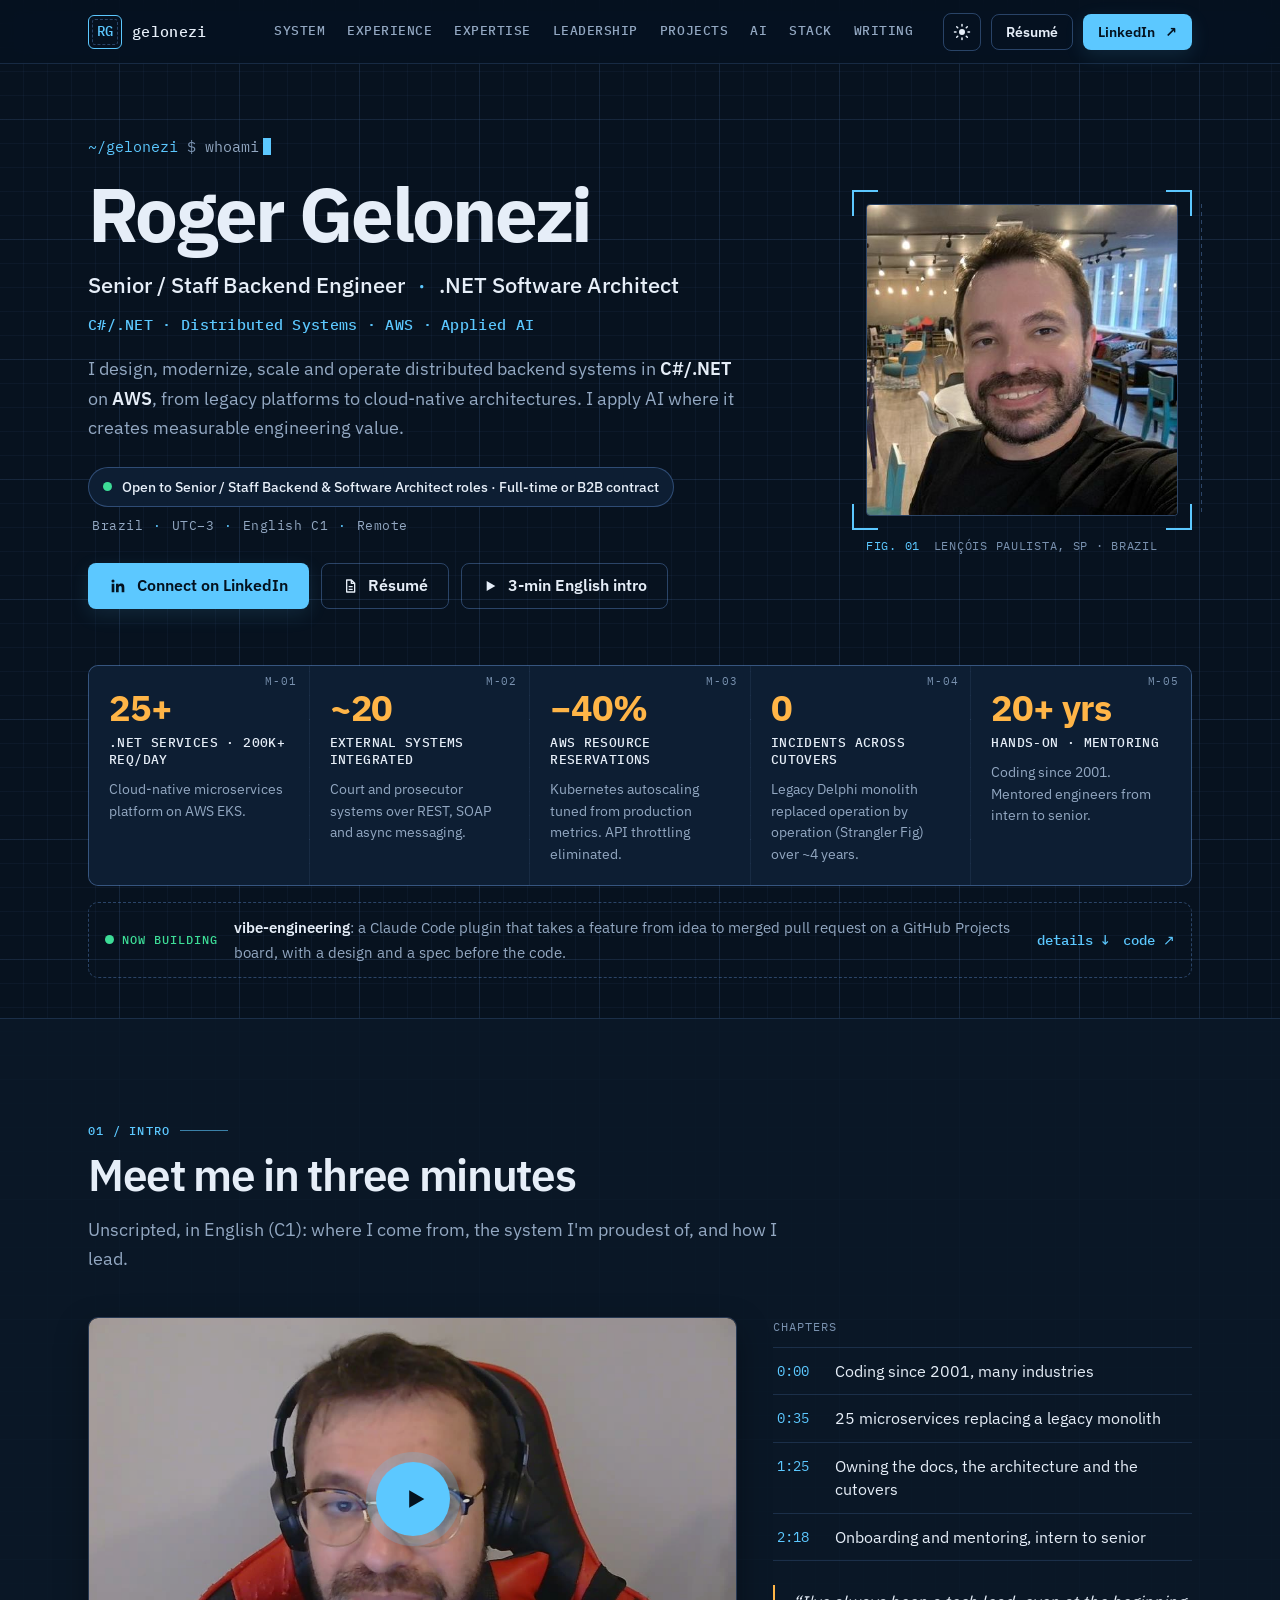
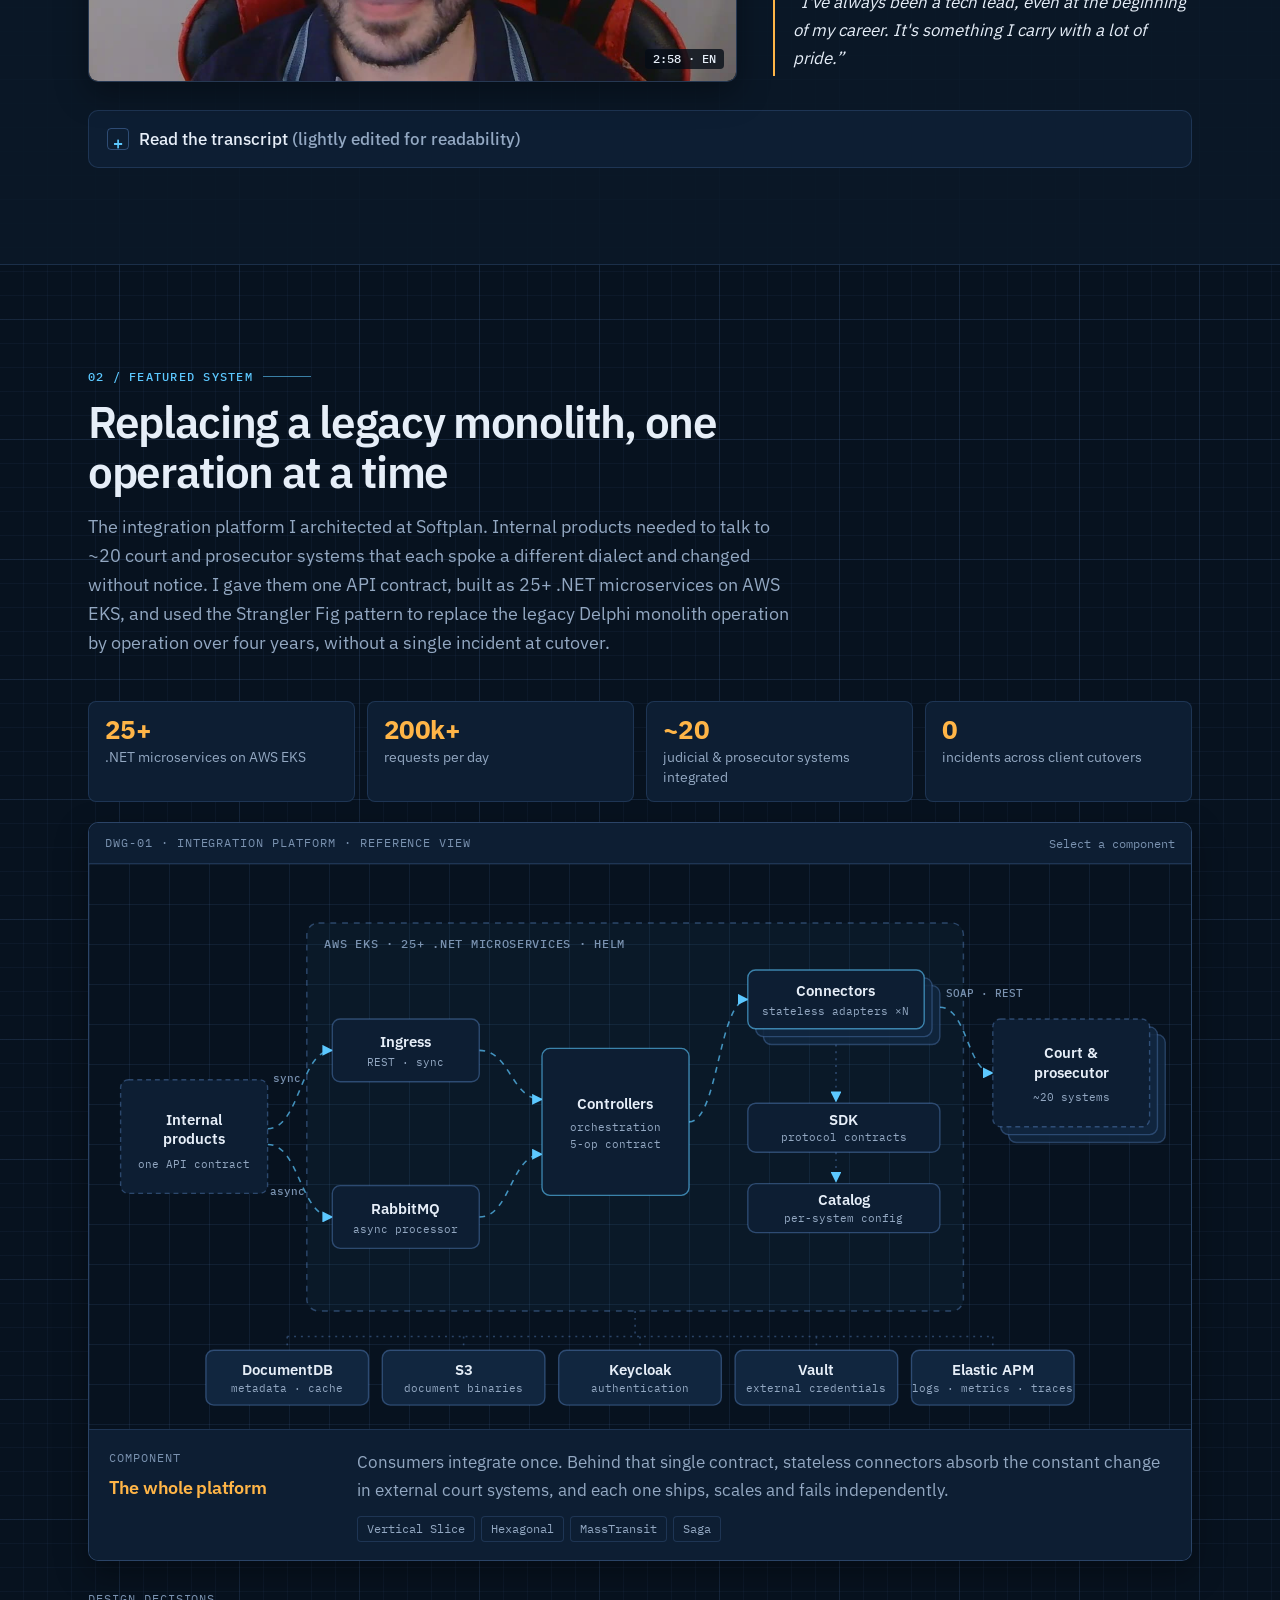
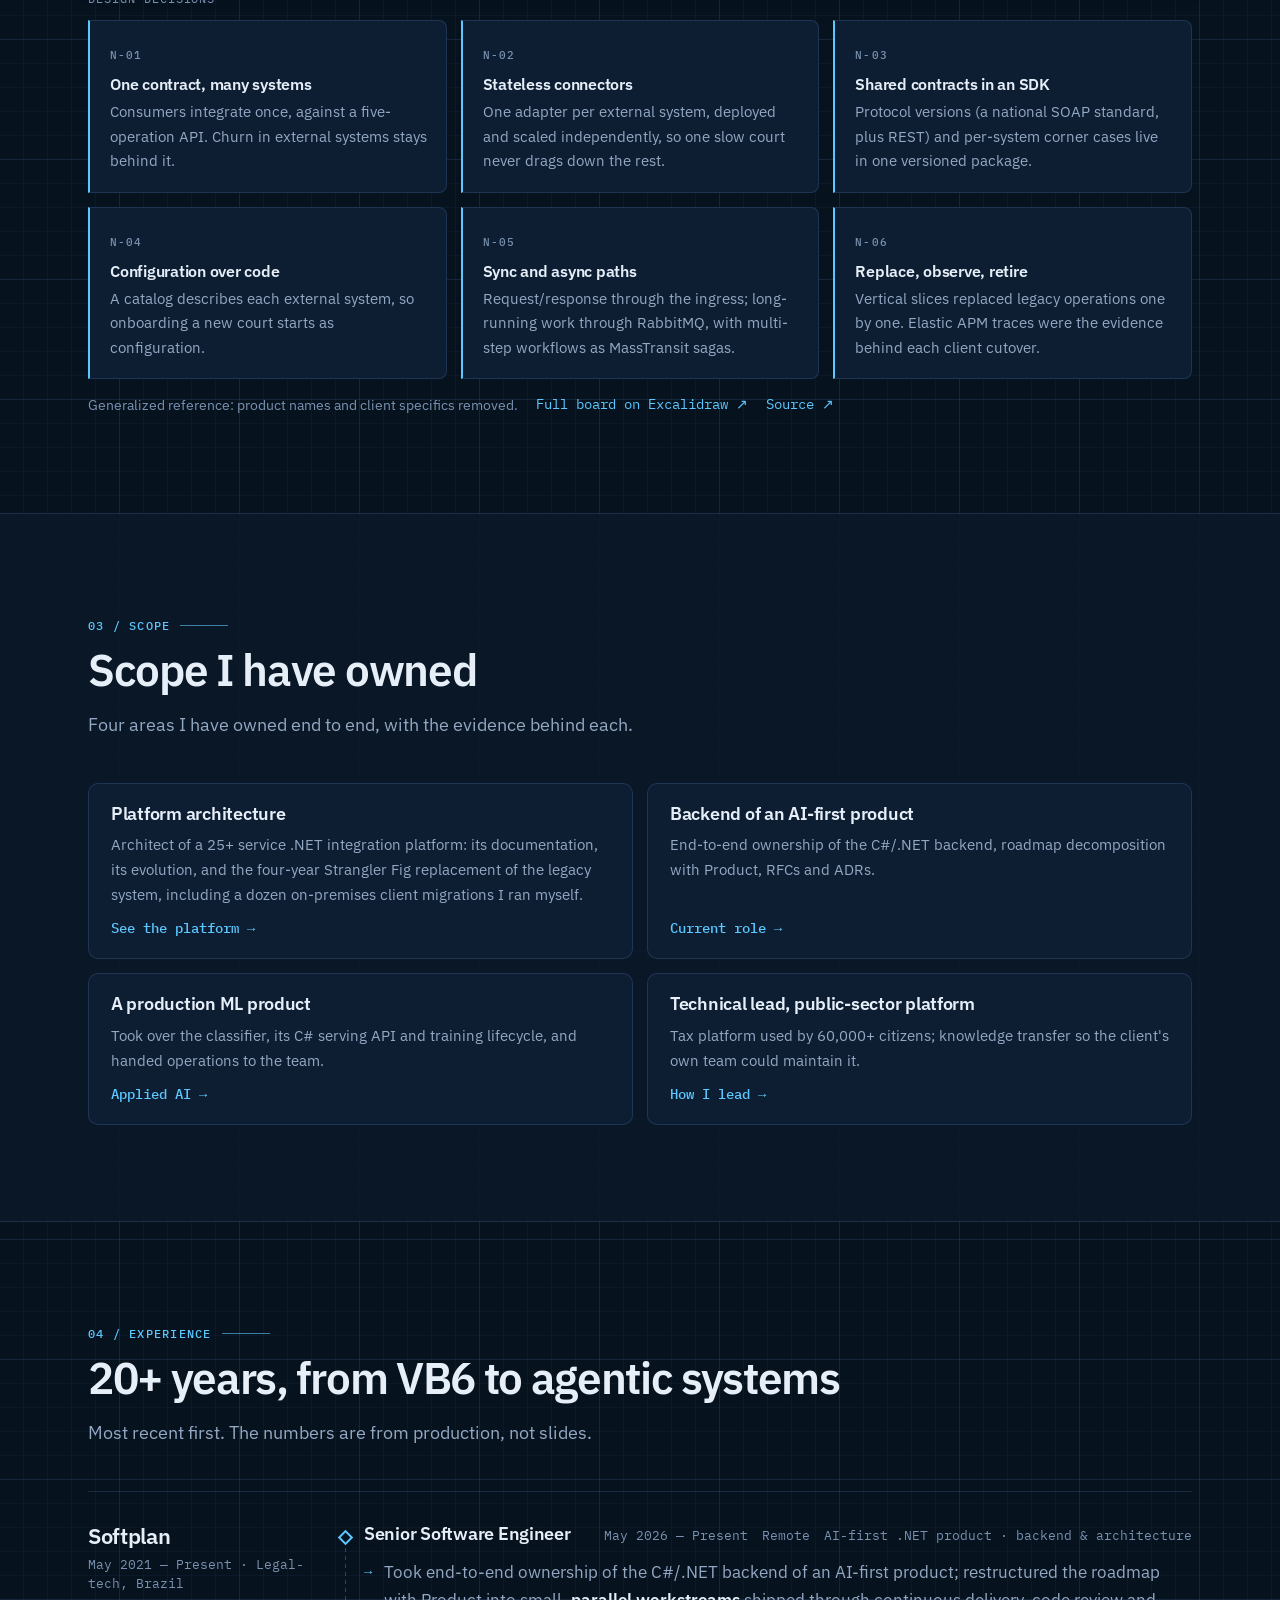
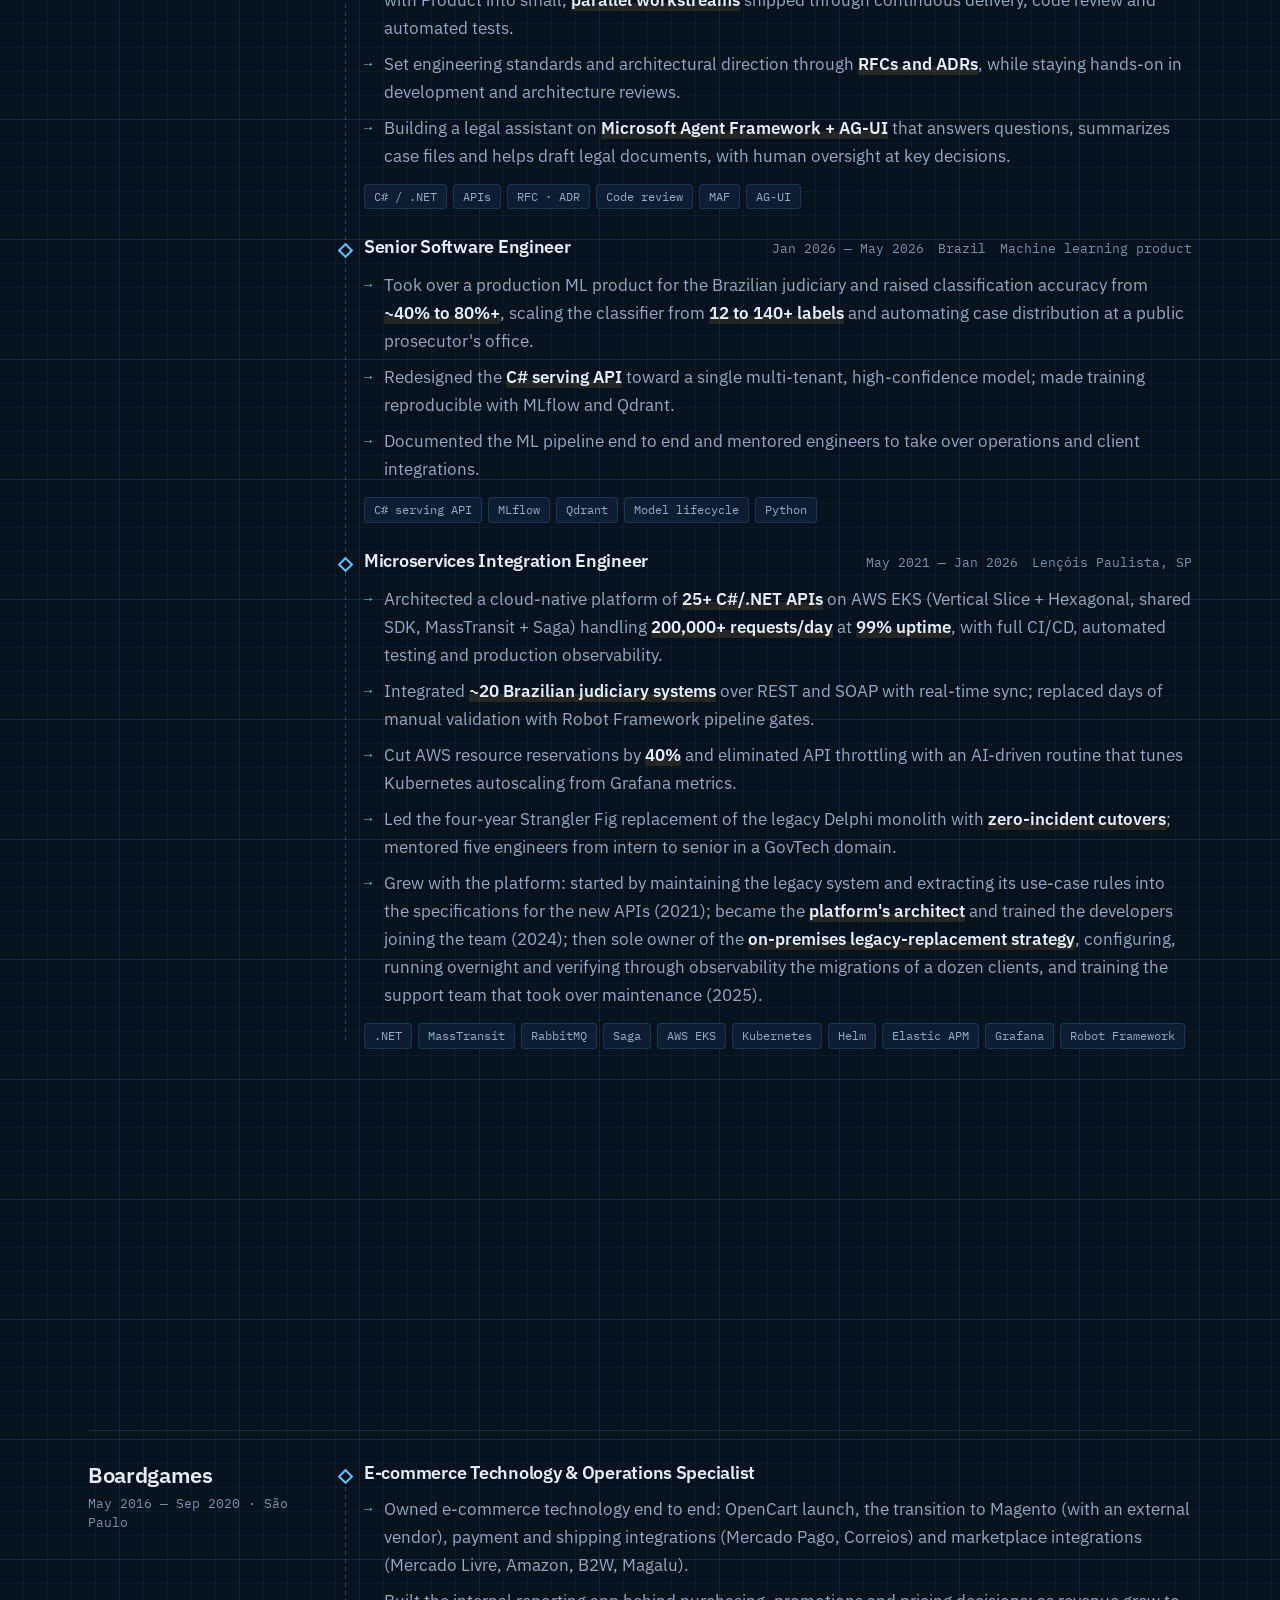
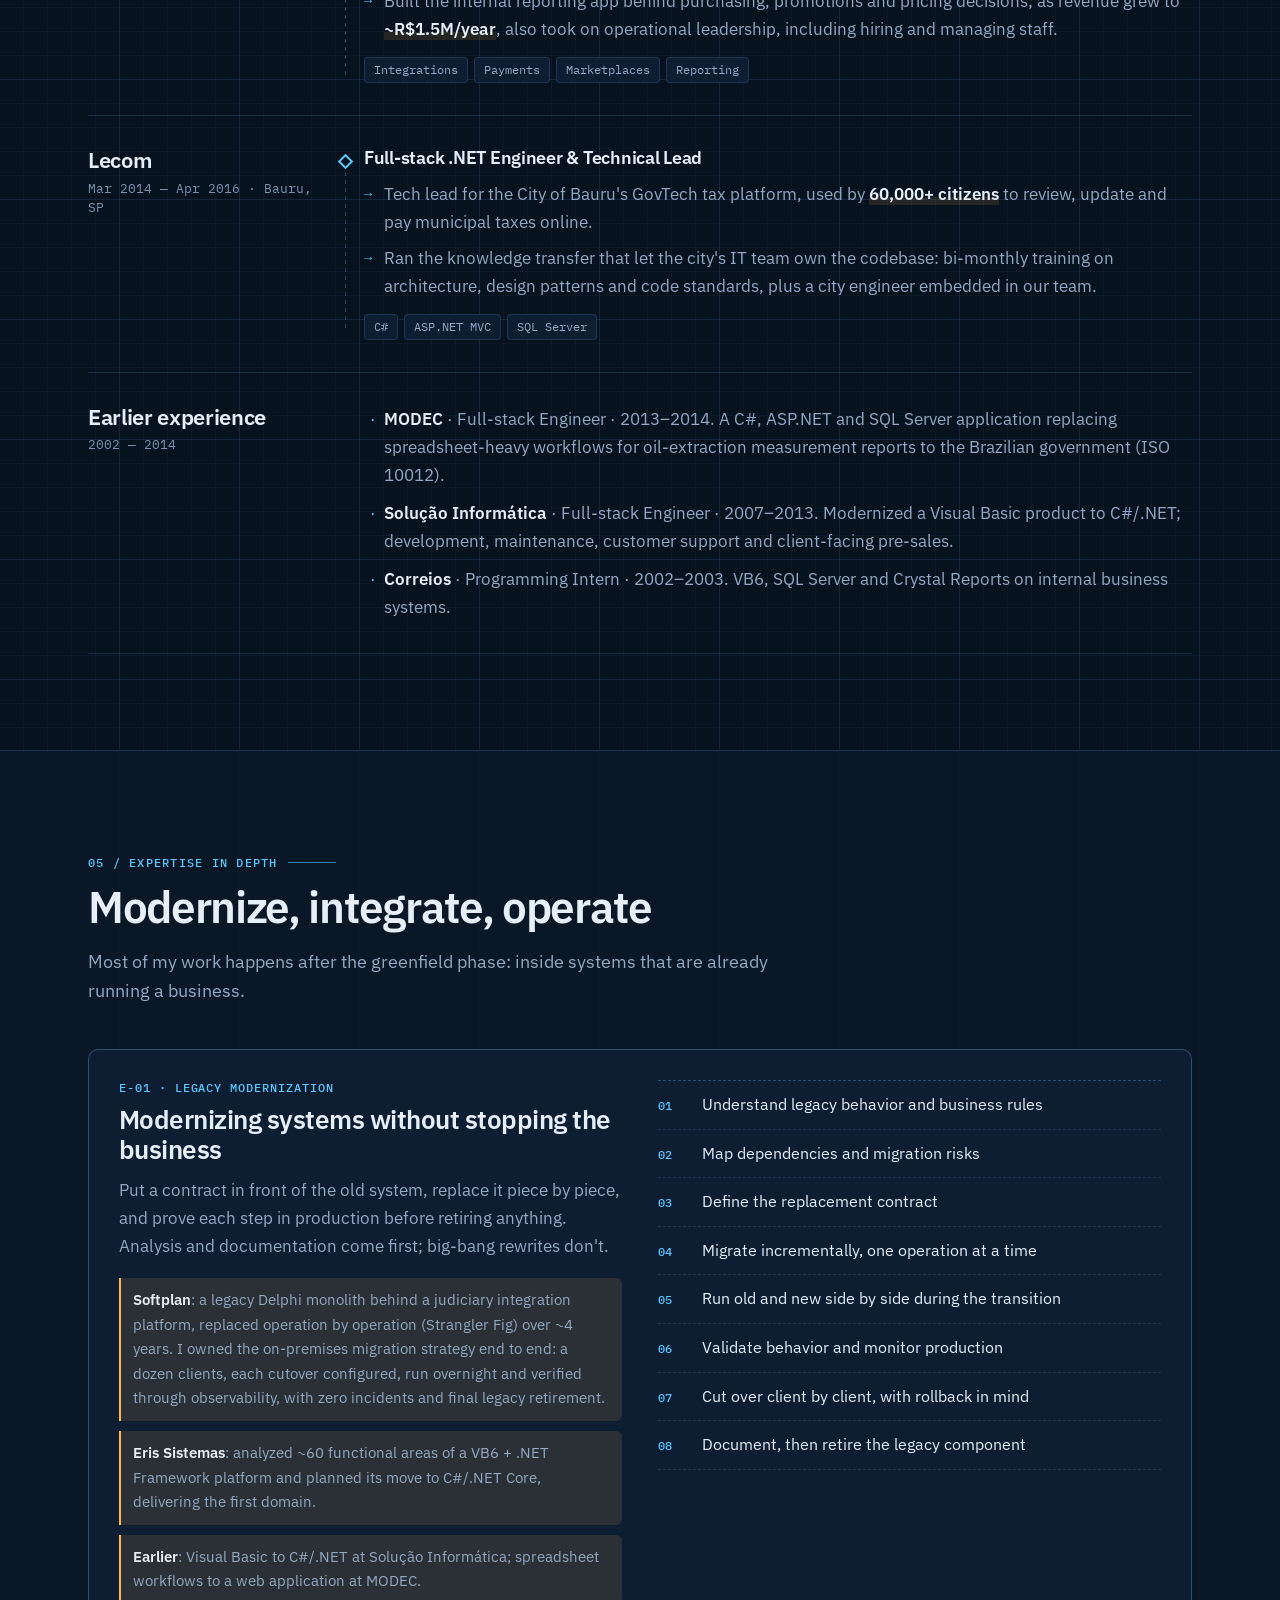
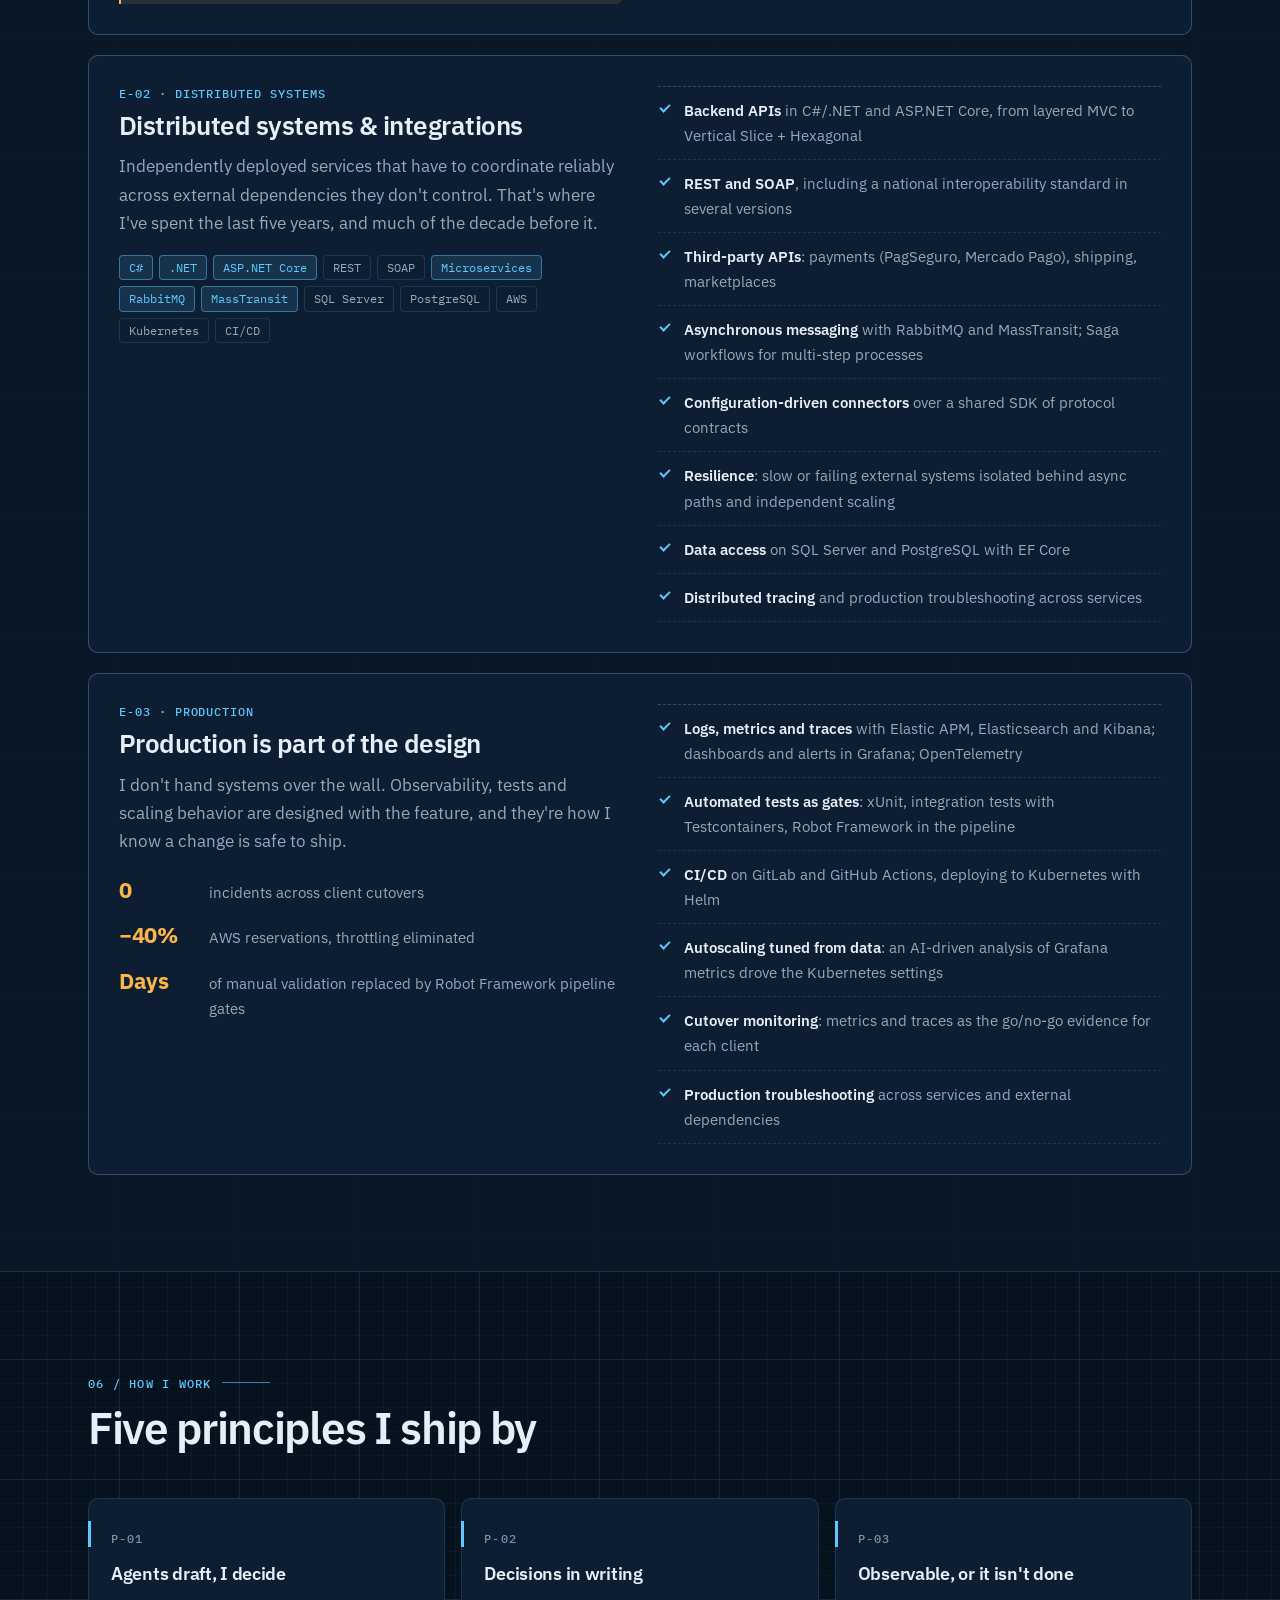
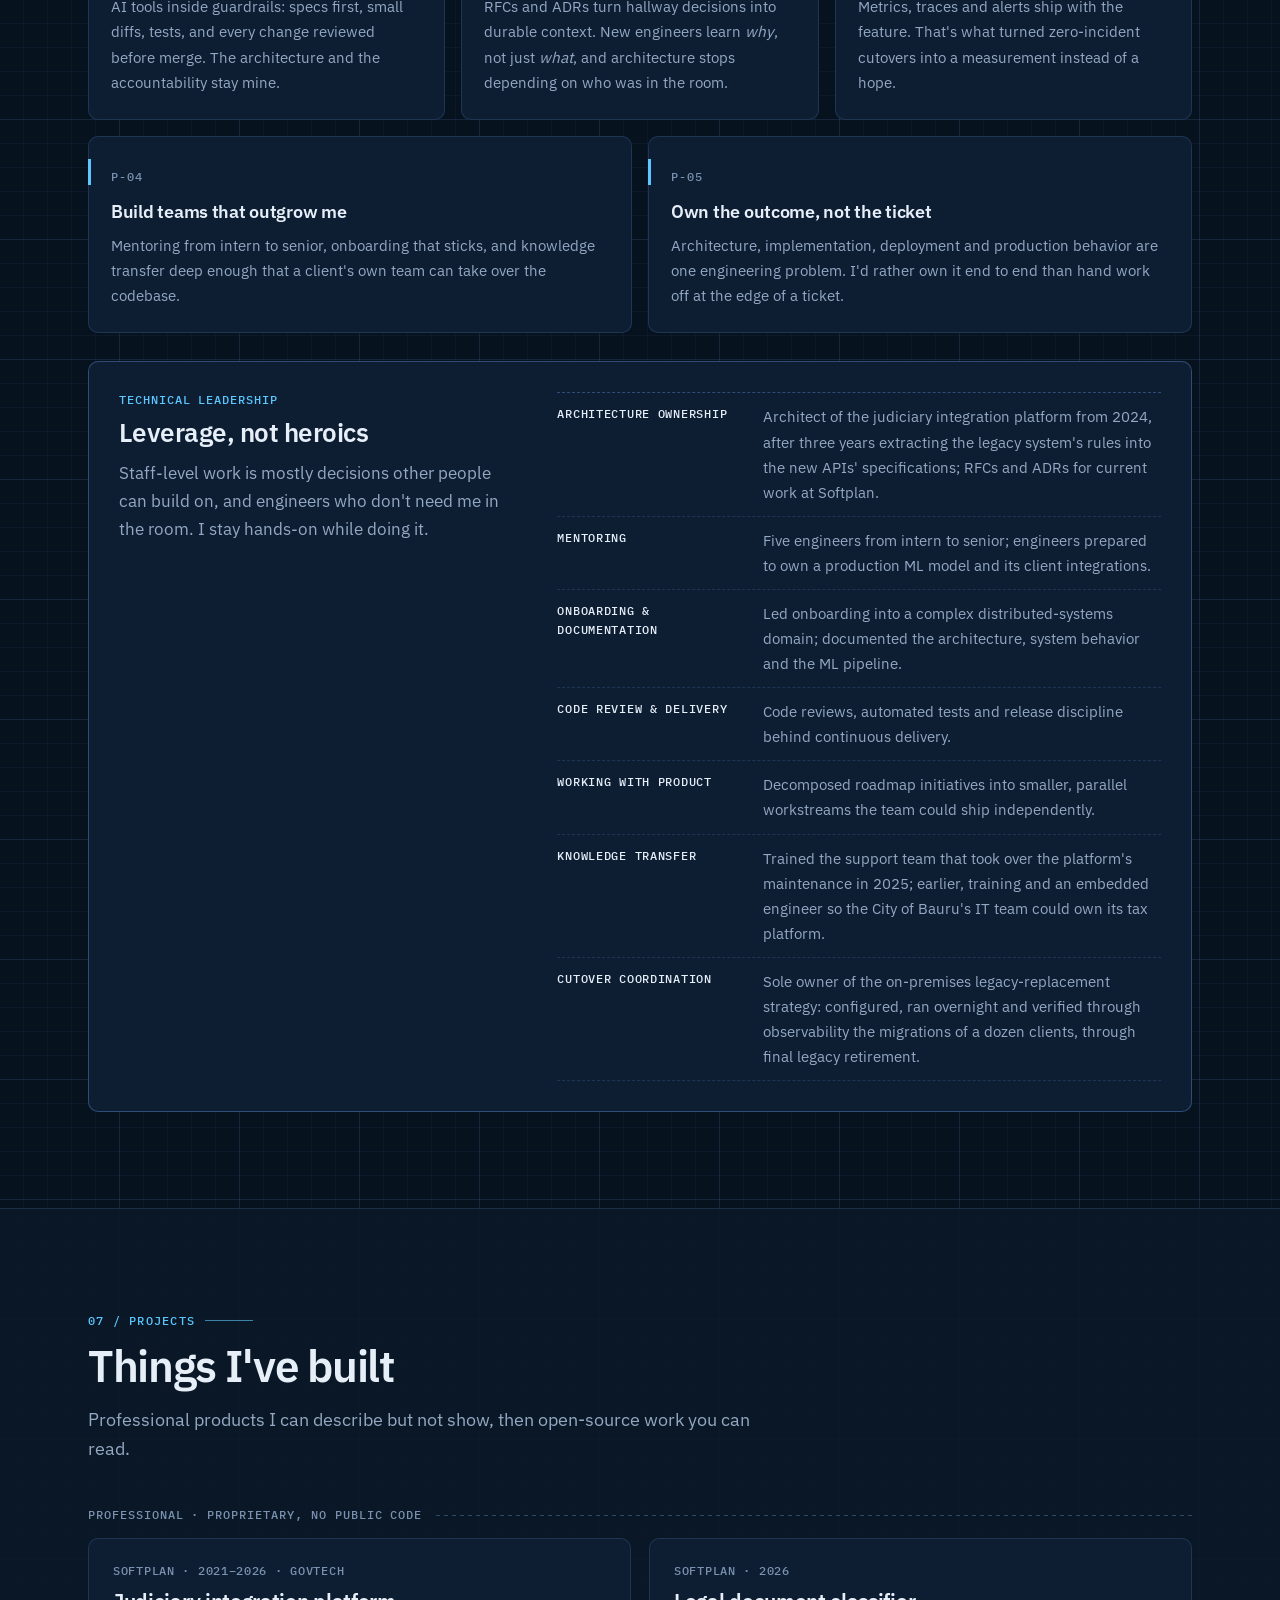
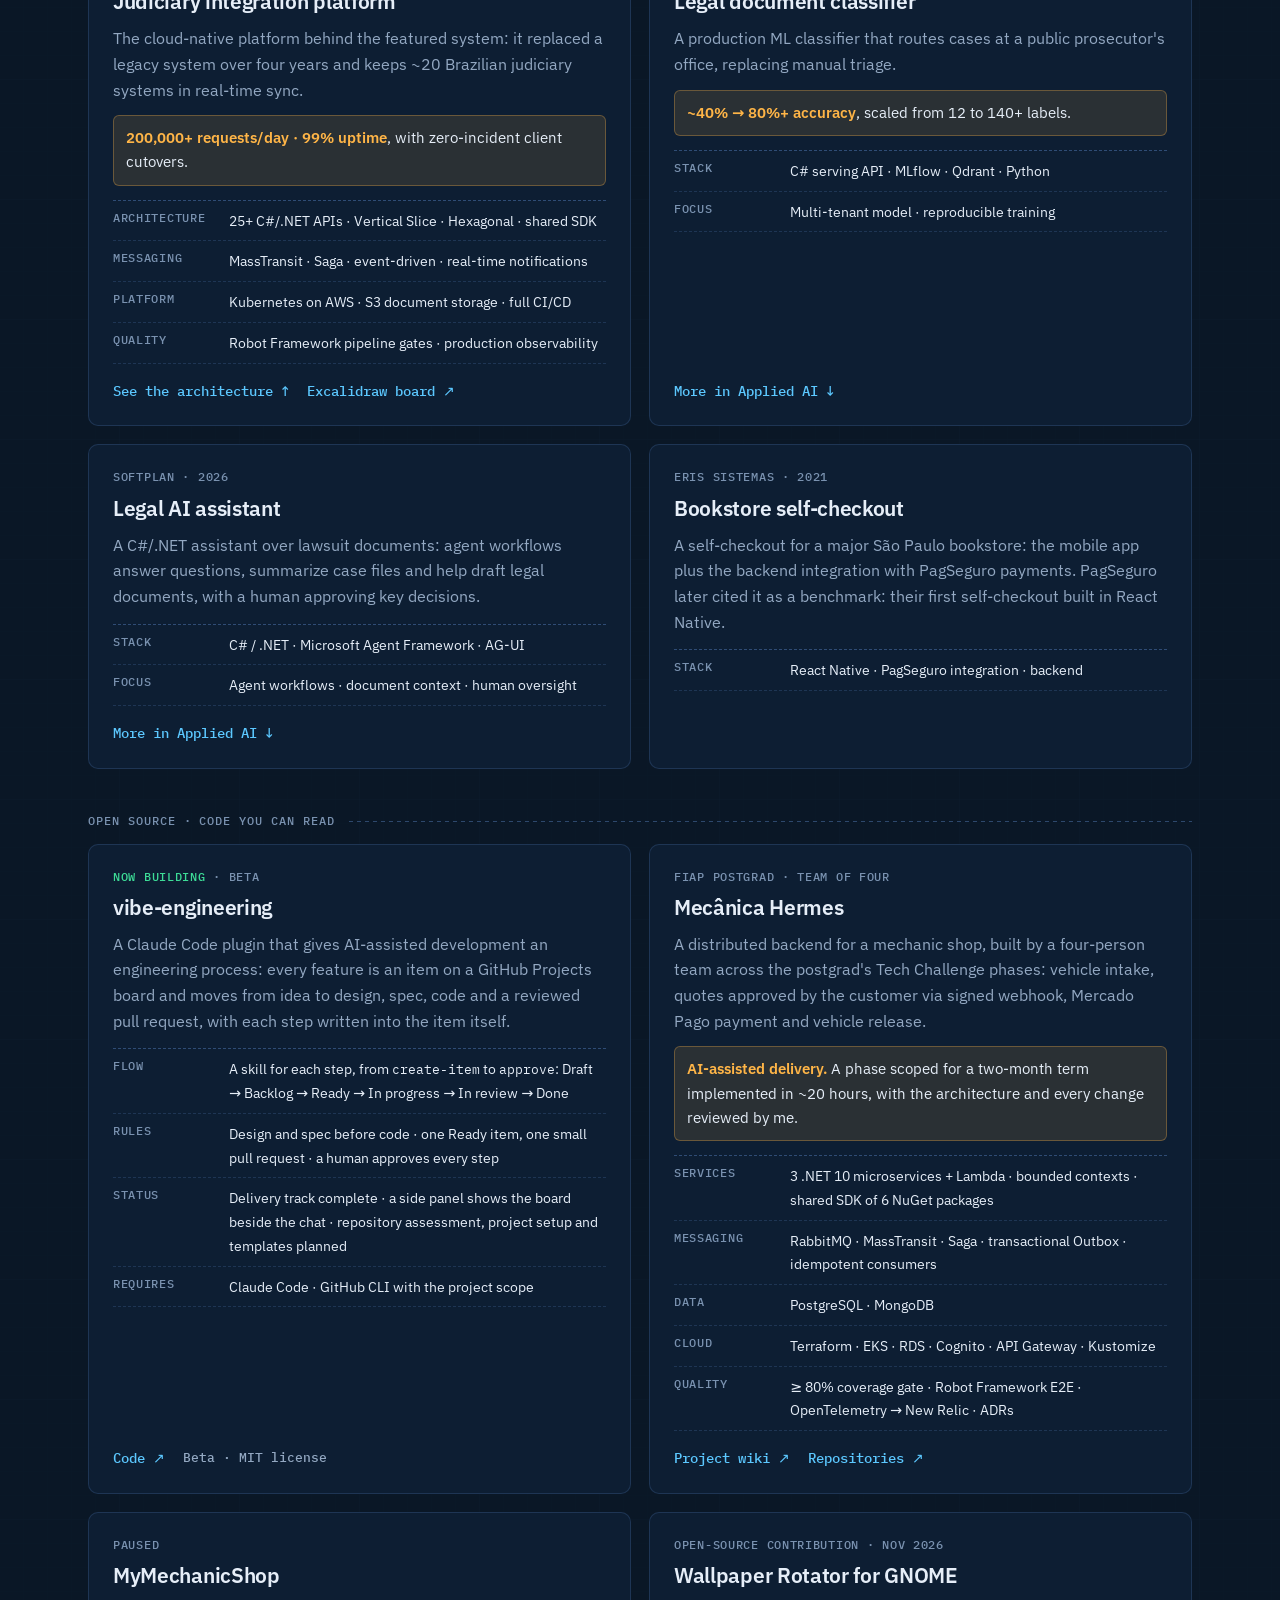
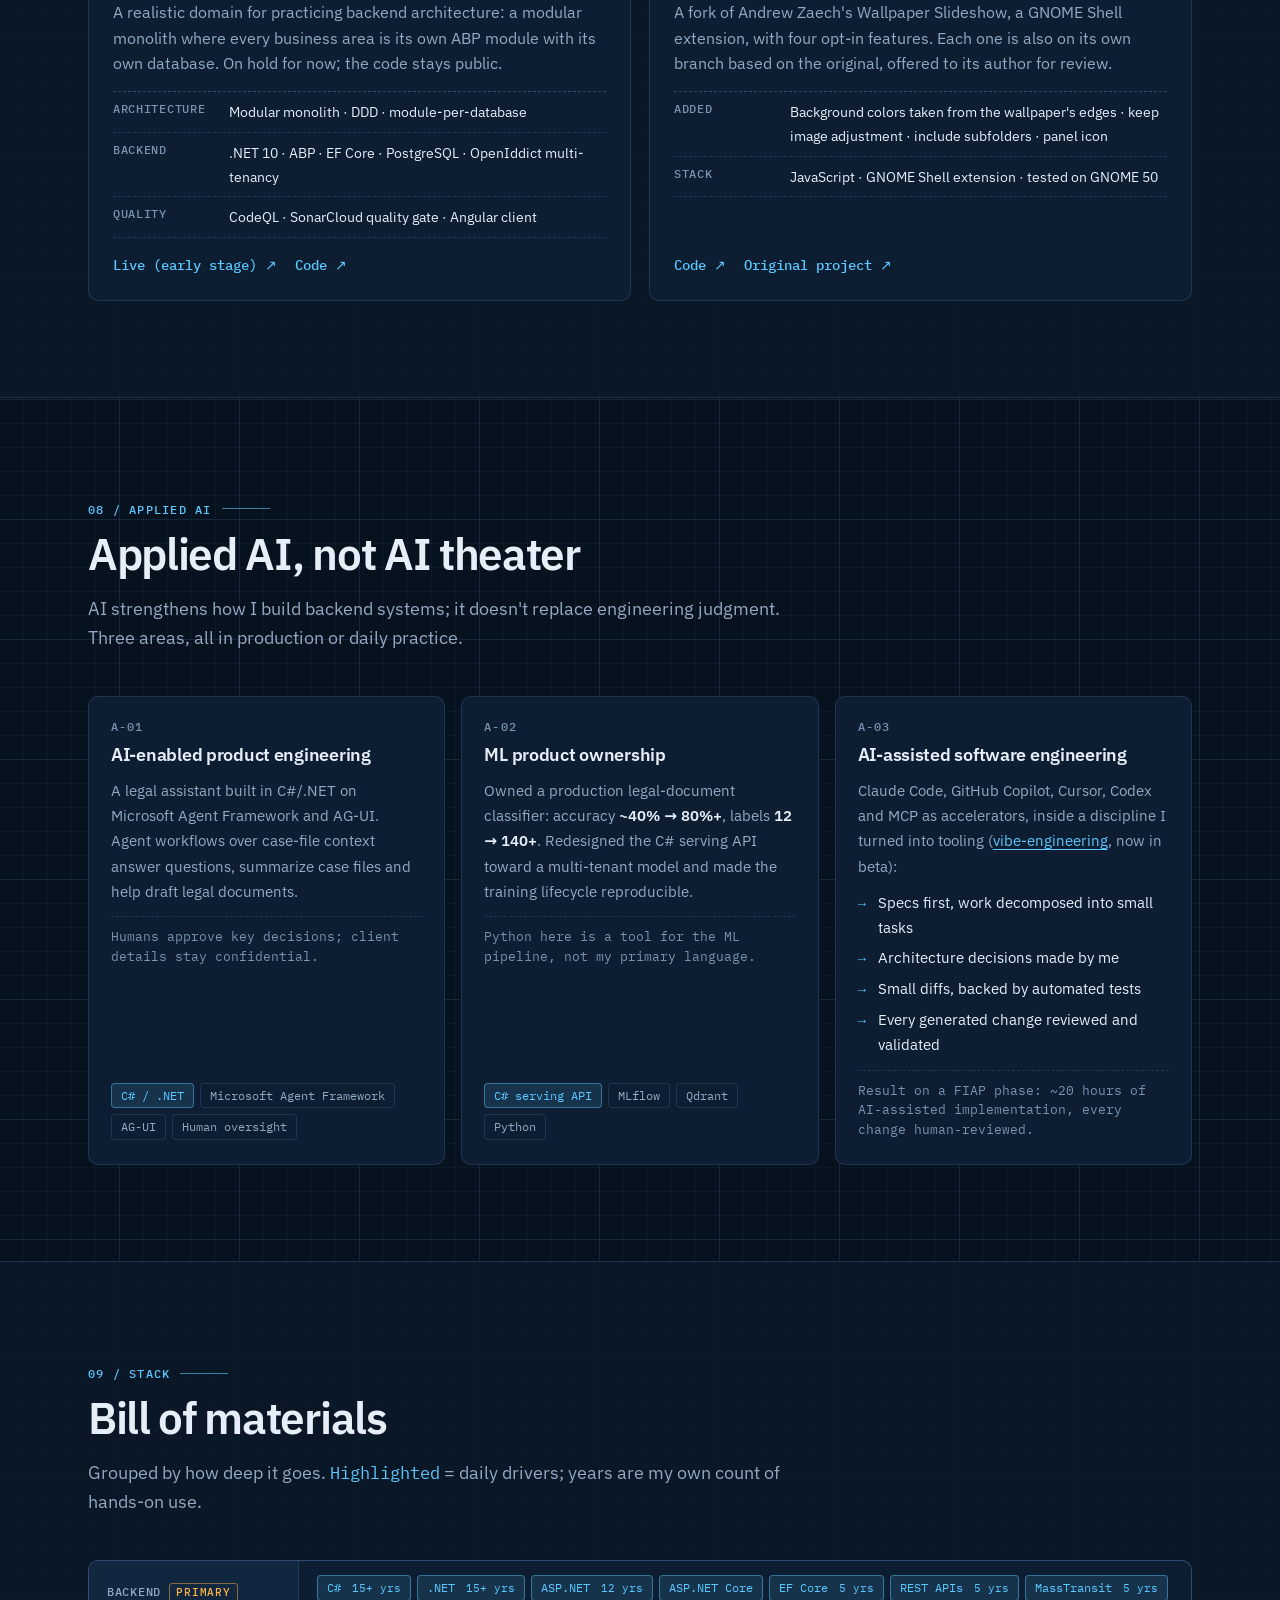
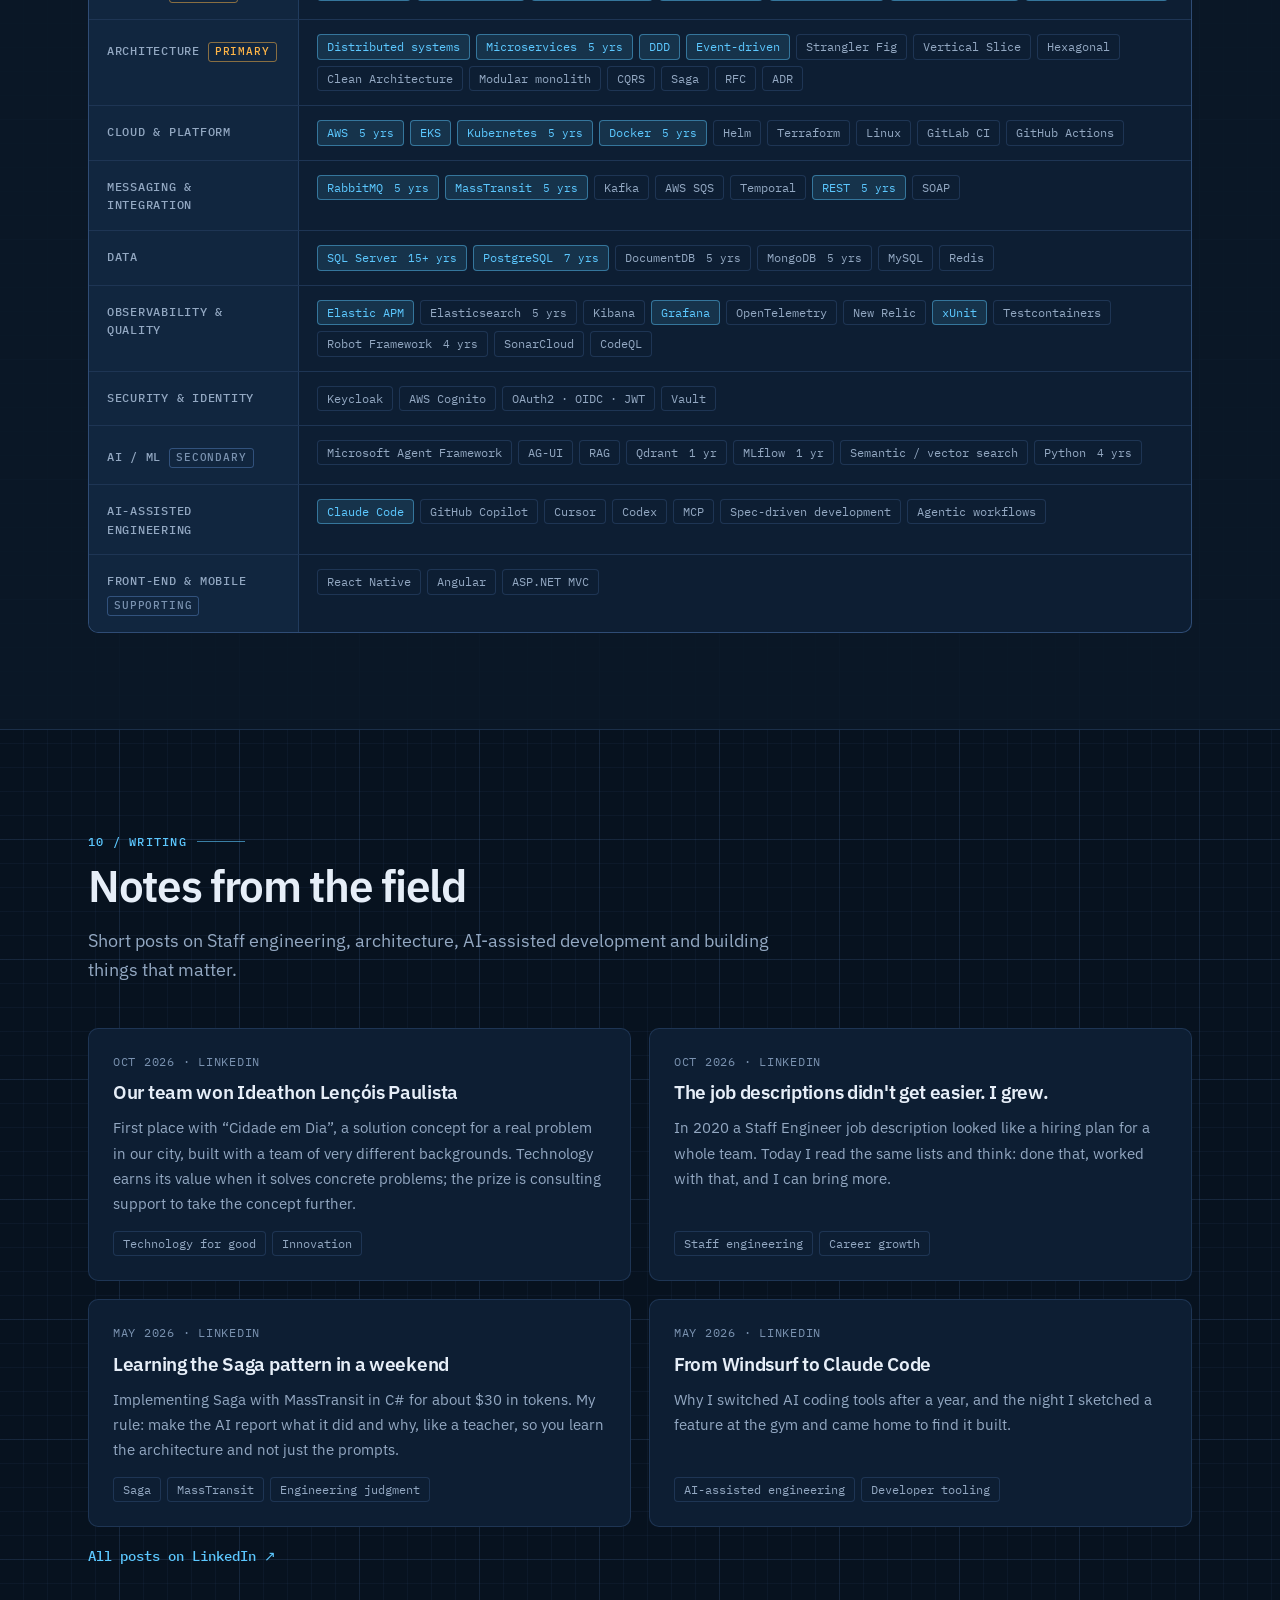
<file: index.html>
<!doctype html>
<html lang="en" data-theme="dark">
<head>
  <meta charset="utf-8">
  <meta name="viewport" content="width=device-width, initial-scale=1">

  <title>Roger Gelonezi — Senior/Staff Backend Engineer &amp; .NET Software Architect</title>
  <meta name="description" content="Senior/Staff Backend Engineer and .NET Software Architect. 20+ years hands-on; C#/.NET, distributed systems, AWS, legacy modernization. Brazil, UTC−3, English C1, remote.">
  <meta name="author" content="Roger Gelonezi">
  <meta name="color-scheme" content="dark light">
  <meta name="theme-color" content="#07121f">
  <link rel="canonical" href="https://gelonezi.com/">

  <meta property="og:type" content="profile">
  <meta property="og:site_name" content="Roger Gelonezi">
  <meta property="og:title" content="Roger Gelonezi — Senior/Staff Backend Engineer & .NET Software Architect">
  <meta property="og:description" content="C#/.NET backend, distributed systems and AWS. 25+ .NET services at 200k+ req/day, ~20 external systems integrated, −40% AWS reservations, zero-incident cutovers. English C1, remote from Brazil.">
  <meta property="og:url" content="https://gelonezi.com/">
  <meta property="og:image" content="https://gelonezi.com/assets/img/og-image.png">
  <meta property="og:image:width" content="1200">
  <meta property="og:image:height" content="630">
  <meta property="og:image:alt" content="Roger Gelonezi — Senior/Staff Backend Engineer and .NET Software Architect">
  <meta property="profile:first_name" content="Roger">
  <meta property="profile:last_name" content="Gelonezi">
  <meta name="twitter:card" content="summary_large_image">

  <link rel="icon" href="/favicon.ico" sizes="32x32">
  <link rel="icon" href="assets/favicon.svg" type="image/svg+xml">
  <link rel="apple-touch-icon" href="assets/apple-touch-icon.png">

  <!-- Blocking on purpose: applies the saved theme before the first paint -->
  <script src="js/theme.js"></script>
  <!-- Fonts are self-hosted (fonts/). The Sans file carries the headline, so it is fetched early. -->
  <link rel="preload" href="fonts/ibm-plex-sans-latin.woff2" as="font" type="font/woff2" crossorigin>
  <link rel="stylesheet" href="css/fonts.css">
  <link rel="stylesheet" href="css/styles.css">

  <script type="application/ld+json">
  {
    "@context": "https://schema.org",
    "@graph": [
      {
        "@type": "WebSite",
        "@id": "https://gelonezi.com/#website",
        "url": "https://gelonezi.com/",
        "name": "Roger Gelonezi",
        "inLanguage": "en",
        "publisher": { "@id": "https://gelonezi.com/#person" }
      },
      {
        "@type": "ProfilePage",
        "@id": "https://gelonezi.com/#profile",
        "url": "https://gelonezi.com/",
        "name": "Roger Gelonezi — Senior/Staff Backend Engineer & .NET Software Architect",
        "isPartOf": { "@id": "https://gelonezi.com/#website" },
        "inLanguage": "en",
        "dateCreated": "2026-10-12",
        "dateModified": "2026-11-23",
        "mainEntity": { "@id": "https://gelonezi.com/#person" }
      },
      {
        "@type": "Person",
        "@id": "https://gelonezi.com/#person",
        "name": "Roger Gelonezi",
        "alternateName": ["Rogério Gelonezi"],
        "jobTitle": "Senior / Staff Backend Engineer & .NET Software Architect",
        "description": "Senior/Staff Backend Engineer and .NET Software Architect with 20+ years of hands-on software engineering, specialized in C#/.NET, distributed systems, AWS, legacy modernization and applied AI.",
        "award": "1st place, Ideathon Lençóis Paulista (October 2026), team concept Cidade em Dia",
        "url": "https://gelonezi.com/",
        "image": "https://gelonezi.com/assets/img/roger-gelonezi.jpg",
        "worksFor": { "@type": "Organization", "name": "Softplan" },
        "homeLocation": { "@type": "Place", "address": { "@type": "PostalAddress", "addressCountry": "BR" } },
        "alumniOf": [
          { "@type": "CollegeOrUniversity", "name": "FIAP" },
          { "@type": "CollegeOrUniversity", "name": "Universidade Virtual do Estado de São Paulo (UNIVESP)" },
          { "@type": "CollegeOrUniversity", "name": "ITE – Instituição Toledo de Ensino" }
        ],
        "knowsLanguage": ["en", "pt-BR"],
        "knowsAbout": ["C#", ".NET", "ASP.NET Core", "Backend Engineering", "Distributed Systems", "Microservices", "Software Architecture", "Event-Driven Architecture", "AWS", "Kubernetes", "API Integration", "Legacy Modernization", "SQL Server", "PostgreSQL", "RabbitMQ", "MassTransit", "Observability", "Applied AI", "Technical Leadership"],
        "sameAs": [
          "https://www.linkedin.com/in/gelonezi/",
          "https://github.com/gelonezi",
          "https://www.youtube.com/@rgelonezi"
        ]
      }
    ]
  }
  </script>
</head>
<body>
  <a class="skip-link" href="#main">Skip to content</a>

  <!-- ================= HEADER ================= -->
  <header class="site-header">
    <div class="container header-inner">
      <a class="brand" href="#top" aria-label="RG gelonezi, back to top">
        <span class="brand-mark" aria-hidden="true">RG</span>
        <span class="brand-name">gelonezi</span>
      </a>

      <nav class="site-nav" aria-label="Main">
        <ul id="nav-list" class="nav-list">
          <li><a href="#system">System</a></li>
          <li><a href="#experience">Experience</a></li>
          <li><a href="#expertise">Expertise</a></li>
          <li><a href="#leadership">Leadership</a></li>
          <li><a href="#projects">Projects</a></li>
          <li><a href="#ai">AI</a></li>
          <li><a href="#stack">Stack</a></li>
          <li><a href="#writing">Writing</a></li>
          <li class="nav-mobile-only"><a href="resume.html">Résumé</a></li>
        </ul>
      </nav>

      <div class="header-actions">
        <button class="icon-btn theme-toggle" type="button" aria-label="Switch to light theme">
          <svg class="icon-sun" width="18" height="18" viewBox="0 0 24 24" aria-hidden="true"><circle cx="12" cy="12" r="4" fill="currentColor"/><path d="M12 2v2M12 20v2M4.9 4.9l1.4 1.4M17.7 17.7l1.4 1.4M2 12h2M20 12h2M4.9 19.1l1.4-1.4M17.7 6.3l1.4-1.4" stroke="currentColor" stroke-width="2" stroke-linecap="round"/></svg>
          <svg class="icon-moon" width="18" height="18" viewBox="0 0 24 24" aria-hidden="true"><path d="M21 12.8A9 9 0 1 1 11.2 3a7 7 0 0 0 9.8 9.8z" fill="currentColor"/></svg>
        </button>
        <a class="btn btn-ghost btn-sm header-resume" href="resume.html">Résumé</a>
        <a class="btn btn-primary btn-sm header-cta" href="https://www.linkedin.com/in/gelonezi/" target="_blank" rel="noopener">LinkedIn <span aria-hidden="true">↗</span></a>
        <button class="icon-btn nav-toggle" type="button" aria-expanded="false" aria-controls="nav-list" aria-label="Open menu">
          <svg width="20" height="20" viewBox="0 0 24 24" aria-hidden="true"><path d="M4 7h16M4 12h16M4 17h16" stroke="currentColor" stroke-width="2" stroke-linecap="round"/></svg>
        </button>
      </div>
    </div>
  </header>

  <main id="main">

    <!-- ================= HERO ================= -->
    <section id="top" class="hero">
      <div class="container hero-grid">
        <div class="hero-copy">
          <p class="whoami"><span class="path">~/gelonezi</span> <span class="dollar">$</span> whoami<span class="caret" aria-hidden="true"></span></p>
          <h1>Roger Gelonezi</h1>
          <p class="role"><span class="r">Senior / Staff Backend Engineer</span> <span class="r">.NET Software Architect</span></p>
          <p class="techline">C#/.NET · Distributed Systems · AWS · Applied AI</p>
          <p class="lead">
            I design, modernize, scale and operate distributed backend systems in <strong>C#/.NET</strong> on <strong>AWS</strong>,
            from legacy platforms to cloud-native architectures. I apply AI where it creates measurable engineering value.
          </p>
          <div class="availability">
            <p class="status"><span class="dot" aria-hidden="true"></span> Open to Senior / Staff Backend &amp; Software Architect roles · Full-time or B2B contract</p>
            <p class="meta-line"><span>Brazil</span><span>UTC−3</span><span>English C1</span><span>Remote</span></p>
          </div>
          <div class="cta-row">
            <a class="btn btn-primary" href="https://www.linkedin.com/in/gelonezi/" target="_blank" rel="noopener">
              <svg width="18" height="18" viewBox="0 0 24 24" aria-hidden="true"><path fill="currentColor" d="M20.45 20.45h-3.56v-5.57c0-1.33-.02-3.04-1.85-3.04-1.85 0-2.14 1.45-2.14 2.94v5.67H9.35V9h3.41v1.56h.05c.48-.9 1.64-1.85 3.37-1.85 3.6 0 4.27 2.37 4.27 5.46v6.28zM5.34 7.43a2.06 2.06 0 1 1 0-4.13 2.06 2.06 0 0 1 0 4.13zM7.12 20.45H3.56V9h3.56v11.45z"/></svg>
              Connect on LinkedIn
            </a>
            <a class="btn btn-ghost" href="resume.html">
              <svg width="16" height="16" viewBox="0 0 24 24" aria-hidden="true"><path d="M7 3h7l5 5v13H7z M14 3v5h5 M10 13h6 M10 17h6" fill="none" stroke="currentColor" stroke-width="2" stroke-linejoin="round"/></svg>
              Résumé
            </a>
            <a class="btn btn-ghost" href="#intro">
              <svg width="16" height="16" viewBox="0 0 24 24" aria-hidden="true"><path fill="currentColor" d="M7 4.5v15l13-7.5z"/></svg>
              3-min English intro
            </a>
          </div>
        </div>

        <figure class="portrait">
          <div class="portrait-frame">
            <img src="assets/img/roger-gelonezi.jpg" width="460" height="460" alt="Portrait of Roger Gelonezi" fetchpriority="high" decoding="async">
          </div>
          <figcaption><span class="fig">FIG. 01</span> Lençóis Paulista, SP · Brazil</figcaption>
        </figure>
      </div>

      <div class="container">
        <ul class="metrics" aria-label="Production evidence">
          <li class="metric">
            <span class="m-id">M-01</span>
            <p class="m-value">25+</p>
            <p class="m-label">.NET services · 200k+ req/day</p>
            <p class="m-note">Cloud-native microservices platform on AWS EKS.</p>
          </li>
          <li class="metric">
            <span class="m-id">M-02</span>
            <p class="m-value">~20</p>
            <p class="m-label">external systems integrated</p>
            <p class="m-note">Court and prosecutor systems over REST, SOAP and async messaging.</p>
          </li>
          <li class="metric">
            <span class="m-id">M-03</span>
            <p class="m-value">−40%</p>
            <p class="m-label">AWS resource reservations</p>
            <p class="m-note">Kubernetes autoscaling tuned from production metrics. API throttling eliminated.</p>
          </li>
          <li class="metric">
            <span class="m-id">M-04</span>
            <p class="m-value">0</p>
            <p class="m-label">incidents across cutovers</p>
            <p class="m-note">Legacy Delphi monolith replaced operation by operation (Strangler Fig) over ~4 years.</p>
          </li>
          <li class="metric">
            <span class="m-id">M-05</span>
            <p class="m-value">20+ yrs</p>
            <p class="m-label">hands-on · mentoring</p>
            <p class="m-note">Coding since 2001. Mentored engineers from intern to senior.</p>
          </li>
        </ul>

        <p class="now">
          <span class="now-tag"><span class="dot" aria-hidden="true"></span>Now building</span>
          <span class="now-text"><strong>vibe-engineering</strong>: a Claude Code plugin that takes a feature from idea to merged pull request on a GitHub Projects board, with a design and a spec before the code.</span>
          <span class="now-links">
            <a href="#vibe-engineering">details ↓</a>
            <a href="https://github.com/gelonezi/vibe-engineering" target="_blank" rel="noopener">code ↗</a>
          </span>
        </p>
      </div>
    </section>

    <!-- ================= 01 INTRO VIDEO ================= -->
    <section id="intro" class="section section-band">
      <div class="container">
        <header class="sec-head reveal">
          <p class="sec-index">01 / Intro</p>
          <h2>Meet me in three minutes</h2>
          <p class="sec-lead">Unscripted, in English (C1): where I come from, the system I'm proudest of, and how I lead.</p>
        </header>

        <div class="intro-grid reveal">
          <!-- Plain links to YouTube; main.js upgrades them to play inside the page. -->
          <div class="player" data-video-id="SXOTWL6vKKg" data-title="Roger Gelonezi — Presentation">
            <a class="player-facade" href="https://www.youtube.com/watch?v=SXOTWL6vKKg" target="_blank" rel="noopener" aria-label="Play video: Roger Gelonezi presentation (3 minutes)">
              <img src="assets/img/intro-poster.jpg" width="1280" height="720" alt="" loading="lazy" decoding="async">
              <span class="player-play" aria-hidden="true"><svg width="28" height="28" viewBox="0 0 24 24"><path fill="currentColor" d="M7 4.5v15l13-7.5z"/></svg></span>
            </a>
            <span class="player-meta" aria-hidden="true">2:58 · EN</span>
          </div>

          <div class="intro-side">
            <p class="mono-label">Chapters</p>
            <ol class="chapters">
              <li><a href="https://www.youtube.com/watch?v=SXOTWL6vKKg" target="_blank" rel="noopener" data-start="0"><span class="t">0:00</span> Coding since 2001, many industries</a></li>
              <li><a href="https://www.youtube.com/watch?v=SXOTWL6vKKg&amp;t=35s" target="_blank" rel="noopener" data-start="35"><span class="t">0:35</span> 25 microservices replacing a legacy monolith</a></li>
              <li><a href="https://www.youtube.com/watch?v=SXOTWL6vKKg&amp;t=85s" target="_blank" rel="noopener" data-start="85"><span class="t">1:25</span> Owning the docs, the architecture and the cutovers</a></li>
              <li><a href="https://www.youtube.com/watch?v=SXOTWL6vKKg&amp;t=138s" target="_blank" rel="noopener" data-start="138"><span class="t">2:18</span> Onboarding and mentoring, intern to senior</a></li>
            </ol>
            <blockquote class="pull">
              <p>“I've always been a tech lead, even at the beginning of my career. It's something I carry with a lot of pride.”</p>
            </blockquote>
          </div>
        </div>

        <details class="transcript reveal">
          <summary><span>Read the transcript <span class="muted">(lightly edited for readability)</span></span></summary>
          <div class="transcript-body">
            <p>Hi, my name is Roger. I'm a senior software engineer, and I started my career in 2001. So yes, I have a lot of experience behind me: I've worked with many kinds of companies and industries, and built software for many kinds of architectures and server environments. I'll focus on my latest projects, or this would be a half-hour video.</p>
            <p>I can talk a little about a set of microservices: 25 microservices in a fully scalable architecture, built to replace legacy systems. Each microservice replaced, one by one, an operation of the legacy monolith. It was a fully agile environment, so we could validate step by step, in real time, and every step taught us something about reading and writing documentation.</p>
            <p>I was the main person responsible for understanding the legacy system and designing the documentation and the architecture of the new system: how one would replace the other. I was the point of contact working remotely inside the client. I followed up on every situation personally, and we had a really good set of metrics and observability, so we could prove the replacement was a full success, 100% okay, and release the new software.</p>
            <p>I was also the main person responsible for onboarding and mentoring, from interns and junior developers to senior developers: setting up how the team works and how to collaborate with it. I've always been a tech lead, even at the beginning of my career. It's something I carry with a lot of pride, and I've received many compliments and thanks for it.</p>
            <p>Hope we can talk again. Thank you so much.</p>
          </div>
        </details>
      </div>
    </section>

    <!-- ================= 02 SYSTEM ================= -->
    <section id="system" class="section">
      <div class="container">
        <header class="sec-head reveal">
          <p class="sec-index">02 / Featured system</p>
          <h2>Replacing a legacy monolith, one operation at a time</h2>
          <p class="sec-lead">
            The integration platform I architected at Softplan. Internal products needed to talk to ~20 court and
            prosecutor systems that each spoke a different dialect and changed without notice. I gave them one API contract,
            built as 25+ .NET microservices on AWS EKS, and used the Strangler Fig pattern to replace the legacy Delphi
            monolith operation by operation over four years, without a single incident at cutover.
          </p>
        </header>

        <ul class="facts reveal" aria-label="Platform facts">
          <li><span class="f-value">25+</span><span class="f-label">.NET microservices on AWS EKS</span></li>
          <li><span class="f-value">200k+</span><span class="f-label">requests per day</span></li>
          <li><span class="f-value">~20</span><span class="f-label">judicial &amp; prosecutor systems integrated</span></li>
          <li><span class="f-value">0</span><span class="f-label">incidents across client cutovers</span></li>
        </ul>

        <div class="diagram reveal">
          <div class="diagram-toolbar">
            <span class="mono-label">DWG-01 · Integration platform · reference view</span>
            <span class="diagram-hint">Select a component <span class="hint-scroll">· scroll sideways →</span></span>
          </div>
          <div class="diagram-scroll">
            <svg class="arch" viewBox="0 0 1100 560" role="group" aria-labelledby="arch-title arch-desc">
              <title id="arch-title">Integration platform architecture</title>
              <desc id="arch-desc">Internal products call one API contract through a synchronous ingress or an asynchronous RabbitMQ path. Controllers orchestrate stateless connectors, which use a shared SDK and a per-system catalog to talk to about twenty external court systems over SOAP and REST. Supporting services: DocumentDB, S3, Keycloak, Vault and Elastic APM.</desc>
              <defs>
                <marker id="arrow" viewBox="0 0 10 10" refX="9" refY="5" markerWidth="7" markerHeight="7" orient="auto-start-reverse">
                  <path d="M0,0 L10,5 L0,10 z" class="arrow-head"/>
                </marker>
              </defs>

              <!-- cluster boundary -->
              <rect class="boundary" x="210" y="52" width="670" height="396" rx="12"/>
              <text class="boundary-label" x="228" y="78">AWS EKS · 25+ .NET microservices · Helm</text>

              <!-- edges: request path -->
              <path class="edge flow" d="M170,262 C203,262 203,182 236,182" marker-end="url(#arrow)"/>
              <path class="edge flow" d="M170,278 C203,278 203,352 236,352" marker-end="url(#arrow)"/>
              <path class="edge flow" d="M386,182 C418,182 418,232 450,232" marker-end="url(#arrow)"/>
              <path class="edge flow" d="M386,352 C418,352 418,288 450,288" marker-end="url(#arrow)"/>
              <path class="edge flow" d="M600,255 C630,255 630,130 660,130" marker-end="url(#arrow)"/>
              <path class="edge flow" d="M856,138 C884,138 884,205 910,205" marker-end="url(#arrow)"/>
              <!-- edges: dependencies -->
              <path class="edge dep" d="M750,176 L750,234" marker-end="url(#arrow)"/>
              <path class="edge dep" d="M750,286 L750,316" marker-end="url(#arrow)"/>
              <path class="edge dep" d="M545,448 L545,474 M190,474 L910,474 M190,474 L190,488 M370,474 L370,488 M550,474 L550,488 M730,474 L730,488 M910,474 L910,488"/>

              <text class="edge-label" x="176" y="214">sync</text>
              <text class="edge-label" x="172" y="330">async</text>
              <text class="edge-label" x="862" y="128">SOAP · REST</text>

              <!-- nodes -->
              <g class="node node-ext" data-node="consumers" transform="translate(20,212)" tabindex="0" role="button">
                <rect width="150" height="116" rx="8"/>
                <text class="n-title" x="75" y="46">Internal</text>
                <text class="n-title" x="75" y="66">products</text>
                <text class="n-sub" x="75" y="90">one API contract</text>
              </g>

              <g class="node" data-node="ingress" transform="translate(236,150)" tabindex="0" role="button">
                <rect width="150" height="64" rx="8"/>
                <text class="n-title" x="75" y="29">Ingress</text>
                <text class="n-sub" x="75" y="48">REST · sync</text>
              </g>

              <g class="node" data-node="mq" transform="translate(236,320)" tabindex="0" role="button">
                <rect width="150" height="64" rx="8"/>
                <text class="n-title" x="75" y="29">RabbitMQ</text>
                <text class="n-sub" x="75" y="48">async processor</text>
              </g>

              <g class="node node-core" data-node="controllers" transform="translate(450,180)" tabindex="0" role="button">
                <rect width="150" height="150" rx="8"/>
                <text class="n-title" x="75" y="62">Controllers</text>
                <text class="n-sub" x="75" y="84">orchestration</text>
                <text class="n-sub" x="75" y="102">5-op contract</text>
              </g>

              <g class="node node-core" data-node="connectors" transform="translate(660,100)" tabindex="0" role="button">
                <rect class="stack" x="16" y="16" width="180" height="60" rx="8"/>
                <rect class="stack" x="8" y="8" width="180" height="60" rx="8"/>
                <rect width="180" height="60" rx="8"/>
                <text class="n-title" x="90" y="27">Connectors</text>
                <text class="n-sub" x="90" y="46">stateless adapters ×N</text>
              </g>

              <g class="node" data-node="sdk" transform="translate(660,236)" tabindex="0" role="button">
                <rect width="196" height="50" rx="8"/>
                <text class="n-title" x="98" y="22">SDK</text>
                <text class="n-sub" x="98" y="39">protocol contracts</text>
              </g>

              <g class="node" data-node="catalog" transform="translate(660,318)" tabindex="0" role="button">
                <rect width="196" height="50" rx="8"/>
                <text class="n-title" x="98" y="22">Catalog</text>
                <text class="n-sub" x="98" y="39">per-system config</text>
              </g>

              <g class="node node-ext" data-node="courts" transform="translate(910,150)" tabindex="0" role="button">
                <rect class="stack" x="16" y="16" width="160" height="110" rx="8"/>
                <rect class="stack" x="8" y="8" width="160" height="110" rx="8"/>
                <rect width="160" height="110" rx="8"/>
                <text class="n-title" x="80" y="40">Court &amp;</text>
                <text class="n-title" x="80" y="60">prosecutor</text>
                <text class="n-sub" x="80" y="84">~20 systems</text>
              </g>

              <g class="node node-sup" data-node="docdb" transform="translate(107,488)" tabindex="0" role="button">
                <rect width="166" height="56" rx="8"/>
                <text class="n-title" x="83" y="25">DocumentDB</text>
                <text class="n-sub" x="83" y="43">metadata · cache</text>
              </g>
              <g class="node node-sup" data-node="s3" transform="translate(287,488)" tabindex="0" role="button">
                <rect width="166" height="56" rx="8"/>
                <text class="n-title" x="83" y="25">S3</text>
                <text class="n-sub" x="83" y="43">document binaries</text>
              </g>
              <g class="node node-sup" data-node="keycloak" transform="translate(467,488)" tabindex="0" role="button">
                <rect width="166" height="56" rx="8"/>
                <text class="n-title" x="83" y="25">Keycloak</text>
                <text class="n-sub" x="83" y="43">authentication</text>
              </g>
              <g class="node node-sup" data-node="vault" transform="translate(647,488)" tabindex="0" role="button">
                <rect width="166" height="56" rx="8"/>
                <text class="n-title" x="83" y="25">Vault</text>
                <text class="n-sub" x="83" y="43">external credentials</text>
              </g>
              <g class="node node-sup" data-node="elastic" transform="translate(827,488)" tabindex="0" role="button">
                <rect width="166" height="56" rx="8"/>
                <text class="n-title" x="83" y="25">Elastic APM</text>
                <text class="n-sub" x="83" y="43">logs · metrics · traces</text>
              </g>
            </svg>
          </div>

          <div class="diagram-panel" aria-live="polite">
            <p class="panel-kicker mono-label">Component</p>
            <h3 class="panel-title">The whole platform</h3>
            <p class="panel-body">
              Consumers integrate once. Behind that single contract, stateless connectors absorb the constant change
              in external court systems, and each one ships, scales and fails independently.
            </p>
            <ul class="chips panel-tags"><li>Vertical Slice</li><li>Hexagonal</li><li>MassTransit</li><li>Saga</li></ul>
          </div>
        </div>

        <div class="decisions reveal">
          <p class="mono-label">Design decisions</p>
          <ol class="decision-list">
            <li><span class="d-id">N-01</span><h3>One contract, many systems</h3><p>Consumers integrate once, against a five-operation API. Churn in external systems stays behind it.</p></li>
            <li><span class="d-id">N-02</span><h3>Stateless connectors</h3><p>One adapter per external system, deployed and scaled independently, so one slow court never drags down the rest.</p></li>
            <li><span class="d-id">N-03</span><h3>Shared contracts in an SDK</h3><p>Protocol versions (a national SOAP standard, plus REST) and per-system corner cases live in one versioned package.</p></li>
            <li><span class="d-id">N-04</span><h3>Configuration over code</h3><p>A catalog describes each external system, so onboarding a new court starts as configuration.</p></li>
            <li><span class="d-id">N-05</span><h3>Sync and async paths</h3><p>Request/response through the ingress; long-running work through RabbitMQ, with multi-step workflows as MassTransit sagas.</p></li>
            <li><span class="d-id">N-06</span><h3>Replace, observe, retire</h3><p>Vertical slices replaced legacy operations one by one. Elastic APM traces were the evidence behind each client cutover.</p></li>
          </ol>
        </div>

        <p class="diagram-foot reveal">
          Generalized reference: product names and client specifics removed.
          <a href="https://excalidraw.com/#json=a-eHnApUWQOO8Mw825KjP,vkUMiKu2Mo9H3pV9tt0TKg" target="_blank" rel="noopener">Full board on Excalidraw ↗</a>
          <a href="https://github.com/gelonezi/system-design-exercises" target="_blank" rel="noopener">Source ↗</a>
        </p>
      </div>
    </section>

    <!-- ================= 03 WHAT I CAN OWN ================= -->
    <section id="own" class="section section-band">
      <div class="container">
        <header class="sec-head reveal">
          <p class="sec-index">03 / Scope</p>
          <h2>Scope I have owned</h2>
          <p class="sec-lead">Four areas I have owned end to end, with the evidence behind each.</p>
        </header>

        <ul class="own">
          <li class="own-item reveal">
            <h3>Platform architecture</h3>
            <p>Architect of a 25+ service .NET integration platform: its documentation, its evolution, and the four-year Strangler Fig replacement of the legacy system, including a dozen on-premises client migrations I ran myself.</p>
            <a href="#system">See the platform →</a>
          </li>
          <li class="own-item reveal">
            <h3>Backend of an AI-first product</h3>
            <p>End-to-end ownership of the C#/.NET backend, roadmap decomposition with Product, RFCs and ADRs.</p>
            <a href="#experience">Current role →</a>
          </li>
          <li class="own-item reveal">
            <h3>A production ML product</h3>
            <p>Took over the classifier, its C# serving API and training lifecycle, and handed operations to the team.</p>
            <a href="#ai">Applied AI →</a>
          </li>
          <li class="own-item reveal">
            <h3>Technical lead, public-sector platform</h3>
            <p>Tax platform used by 60,000+ citizens; knowledge transfer so the client's own team could maintain it.</p>
            <a href="#leadership">How I lead →</a>
          </li>
        </ul>
      </div>
    </section>

    <!-- ================= 04 EXPERIENCE ================= -->
    <section id="experience" class="section">
      <div class="container">
        <header class="sec-head reveal">
          <p class="sec-index">04 / Experience</p>
          <h2>20+ years, from VB6 to agentic systems</h2>
          <p class="sec-lead">Most recent first. The numbers are from production, not slides.</p>
        </header>

        <ol class="timeline">
          <!-- Softplan -->
          <li class="org reveal">
            <div class="org-head">
              <h3>Softplan</h3>
              <p class="org-meta">May 2021 — Present · Legal-tech, Brazil</p>
            </div>
            <ol class="roles">
              <li class="role-item">
                <div class="role-head">
                  <h4>Senior Software Engineer</h4>
                  <p class="role-meta"><span>May 2026 — Present</span><span>Remote</span><span>AI-first .NET product · backend &amp; architecture</span></p>
                </div>
                <ul class="points">
                  <li>Took end-to-end ownership of the C#/.NET backend of an AI-first product; restructured the roadmap with Product into small, <strong>parallel workstreams</strong> shipped through continuous delivery, code review and automated tests.</li>
                  <li>Set engineering standards and architectural direction through <strong>RFCs and ADRs</strong>, while staying hands-on in development and architecture reviews.</li>
                  <li>Building a legal assistant on <strong>Microsoft Agent Framework + AG-UI</strong> that answers questions, summarizes case files and helps draft legal documents, with human oversight at key decisions.</li>
                </ul>
                <ul class="chips"><li>C# / .NET</li><li>APIs</li><li>RFC · ADR</li><li>Code review</li><li>MAF</li><li>AG-UI</li></ul>
              </li>

              <li class="role-item">
                <div class="role-head">
                  <h4>Senior Software Engineer</h4>
                  <p class="role-meta"><span>Jan 2026 — May 2026</span><span>Brazil</span><span>Machine learning product</span></p>
                </div>
                <ul class="points">
                  <li>Took over a production ML product for the Brazilian judiciary and raised classification accuracy from <strong>~40% to 80%+</strong>, scaling the classifier from <strong>12 to 140+ labels</strong> and automating case distribution at a public prosecutor's office.</li>
                  <li>Redesigned the <strong>C# serving API</strong> toward a single multi-tenant, high-confidence model; made training reproducible with MLflow and Qdrant.</li>
                  <li>Documented the ML pipeline end to end and mentored engineers to take over operations and client integrations.</li>
                </ul>
                <ul class="chips"><li>C# serving API</li><li>MLflow</li><li>Qdrant</li><li>Model lifecycle</li><li>Python</li></ul>
              </li>

              <li class="role-item">
                <div class="role-head">
                  <h4>Microservices Integration Engineer</h4>
                  <p class="role-meta"><span>May 2021 — Jan 2026</span><span>Lençóis Paulista, SP</span></p>
                </div>
                <ul class="points">
                  <li>Architected a cloud-native platform of <strong>25+ C#/.NET APIs</strong> on AWS EKS (Vertical Slice + Hexagonal, shared SDK, MassTransit + Saga) handling <strong>200,000+ requests/day</strong> at <strong>99% uptime</strong>, with full CI/CD, automated testing and production observability.</li>
                  <li>Integrated <strong>~20 Brazilian judiciary systems</strong> over REST and SOAP with real-time sync; replaced days of manual validation with Robot Framework pipeline gates.</li>
                  <li>Cut AWS resource reservations by <strong>40%</strong> and eliminated API throttling with an AI-driven routine that tunes Kubernetes autoscaling from Grafana metrics.</li>
                  <li>Led the four-year Strangler Fig replacement of the legacy Delphi monolith with <strong>zero-incident cutovers</strong>; mentored five engineers from intern to senior in a GovTech domain.</li>
                  <li>Grew with the platform: started by maintaining the legacy system and extracting its use-case rules into the specifications for the new APIs (2021); became the <strong>platform's architect</strong> and trained the developers joining the team (2024); then sole owner of the <strong>on-premises legacy-replacement strategy</strong>, configuring, running overnight and verifying through observability the migrations of a dozen clients, and training the support team that took over maintenance (2025).</li>
                </ul>
                <ul class="chips"><li>.NET</li><li>MassTransit</li><li>RabbitMQ</li><li>Saga</li><li>AWS EKS</li><li>Kubernetes</li><li>Helm</li><li>Elastic APM</li><li>Grafana</li><li>Robot Framework</li></ul>
              </li>
            </ol>
          </li>

          <!-- Eris -->
          <li class="org reveal">
            <div class="org-head">
              <h3>Eris Sistemas</h3>
              <p class="org-meta">Oct 2020 — May 2021 · Bauru, SP</p>
            </div>
            <ol class="roles">
              <li class="role-item">
                <div class="role-head"><h4>Full-stack Engineer</h4></div>
                <ul class="points">
                  <li>Analyzed and planned the modernization of a VB6 + .NET Framework platform (SQL Server) for book publishers and bookstores: mapped <strong>~60 functional areas</strong>, their business rules and dependencies, and defined a phased path to C#/.NET Core services and APIs.</li>
                  <li>Implemented the first migrated domain (Orders) on .NET Core and guided an intern through validation; a dedicated team later continued the approach.</li>
                  <li>Designed and built a <strong>React Native self-checkout</strong> with PagSeguro payments for a major São Paulo bookstore. PagSeguro later cited it as a benchmark: their first React Native self-checkout.</li>
                </ul>
                <ul class="chips"><li>C# / .NET Core</li><li>VB6</li><li>SQL Server</li><li>PagSeguro</li><li>React Native</li></ul>
              </li>
            </ol>
          </li>

          <!-- Boardgames -->
          <li class="org reveal">
            <div class="org-head">
              <h3>Boardgames</h3>
              <p class="org-meta">May 2016 — Sep 2020 · São Paulo</p>
            </div>
            <ol class="roles">
              <li class="role-item">
                <div class="role-head"><h4>E-commerce Technology &amp; Operations Specialist</h4></div>
                <ul class="points">
                  <li>Owned e-commerce technology end to end: OpenCart launch, the transition to Magento (with an external vendor), payment and shipping integrations (Mercado Pago, Correios) and marketplace integrations (Mercado Livre, Amazon, B2W, Magalu).</li>
                  <li>Built the internal reporting app behind purchasing, promotions and pricing decisions; as revenue grew to <strong>~R$1.5M/year</strong>, also took on operational leadership, including hiring and managing staff.</li>
                </ul>
                <ul class="chips"><li>Integrations</li><li>Payments</li><li>Marketplaces</li><li>Reporting</li></ul>
              </li>
            </ol>
          </li>

          <!-- Lecom -->
          <li class="org reveal">
            <div class="org-head">
              <h3>Lecom</h3>
              <p class="org-meta">Mar 2014 — Apr 2016 · Bauru, SP</p>
            </div>
            <ol class="roles">
              <li class="role-item">
                <div class="role-head"><h4>Full-stack .NET Engineer &amp; Technical Lead</h4></div>
                <ul class="points">
                  <li>Tech lead for the City of Bauru's GovTech tax platform, used by <strong>60,000+ citizens</strong> to review, update and pay municipal taxes online.</li>
                  <li>Ran the knowledge transfer that let the city's IT team own the codebase: bi-monthly training on architecture, design patterns and code standards, plus a city engineer embedded in our team.</li>
                </ul>
                <ul class="chips"><li>C#</li><li>ASP.NET MVC</li><li>SQL Server</li></ul>
              </li>
            </ol>
          </li>

          <!-- Earlier -->
          <li class="org org-earlier reveal">
            <div class="org-head">
              <h3>Earlier experience</h3>
              <p class="org-meta">2002 — 2014</p>
            </div>
            <ul class="earlier">
              <li><strong>MODEC</strong> · Full-stack Engineer · 2013–2014. A C#, ASP.NET and SQL Server application replacing spreadsheet-heavy workflows for oil-extraction measurement reports to the Brazilian government (ISO 10012).</li>
              <li><strong>Solução Informática</strong> · Full-stack Engineer · 2007–2013. Modernized a Visual Basic product to C#/.NET; development, maintenance, customer support and client-facing pre-sales.</li>
              <li><strong>Correios</strong> · Programming Intern · 2002–2003. VB6, SQL Server and Crystal Reports on internal business systems.</li>
            </ul>
          </li>
        </ol>
      </div>
    </section>

    <!-- ================= 05 EXPERTISE ================= -->
    <section id="expertise" class="section section-band">
      <div class="container">
        <header class="sec-head reveal">
          <p class="sec-index">05 / Expertise in depth</p>
          <h2>Modernize, integrate, operate</h2>
          <p class="sec-lead">Most of my work happens after the greenfield phase: inside systems that are already running a business.</p>
        </header>

        <!-- Legacy modernization -->
        <article id="modernization" class="dossier reveal">
          <div class="dossier-main">
            <p class="d-tag">E-01 · Legacy modernization</p>
            <h3>Modernizing systems without stopping the business</h3>
            <p>
              Put a contract in front of the old system, replace it piece by piece, and prove each step in production
              before retiring anything. Analysis and documentation come first; big-bang rewrites don't.
            </p>
            <ul class="evidence">
              <li><strong>Softplan</strong>: a legacy Delphi monolith behind a judiciary integration platform, replaced operation by operation (Strangler Fig) over ~4 years. I owned the on-premises migration strategy end to end: a dozen clients, each cutover configured, run overnight and verified through observability, with zero incidents and final legacy retirement.</li>
              <li><strong>Eris Sistemas</strong>: analyzed ~60 functional areas of a VB6 + .NET Framework platform and planned its move to C#/.NET Core, delivering the first domain.</li>
              <li><strong>Earlier</strong>: Visual Basic to C#/.NET at Solução Informática; spreadsheet workflows to a web application at MODEC.</li>
            </ul>
          </div>
          <ol class="steps" aria-label="Modernization approach">
            <li>Understand legacy behavior and business rules</li>
            <li>Map dependencies and migration risks</li>
            <li>Define the replacement contract</li>
            <li>Migrate incrementally, one operation at a time</li>
            <li>Run old and new side by side during the transition</li>
            <li>Validate behavior and monitor production</li>
            <li>Cut over client by client, with rollback in mind</li>
            <li>Document, then retire the legacy component</li>
          </ol>
        </article>

        <!-- Distributed systems & integrations -->
        <article id="integrations" class="dossier reveal">
          <div class="dossier-main">
            <p class="d-tag">E-02 · Distributed systems</p>
            <h3>Distributed systems &amp; integrations</h3>
            <p>
              Independently deployed services that have to coordinate reliably across external dependencies they don't
              control. That's where I've spent the last five years, and much of the decade before it.
            </p>
            <ul class="chips">
              <li class="core">C#</li><li class="core">.NET</li><li class="core">ASP.NET Core</li><li>REST</li><li>SOAP</li>
              <li class="core">Microservices</li><li class="core">RabbitMQ</li><li class="core">MassTransit</li><li>SQL Server</li>
              <li>PostgreSQL</li><li>AWS</li><li>Kubernetes</li><li>CI/CD</li>
            </ul>
          </div>
          <ul class="checklist">
            <li><strong>Backend APIs</strong> in C#/.NET and ASP.NET Core, from layered MVC to Vertical Slice + Hexagonal</li>
            <li><strong>REST and SOAP</strong>, including a national interoperability standard in several versions</li>
            <li><strong>Third-party APIs</strong>: payments (PagSeguro, Mercado Pago), shipping, marketplaces</li>
            <li><strong>Asynchronous messaging</strong> with RabbitMQ and MassTransit; Saga workflows for multi-step processes</li>
            <li><strong>Configuration-driven connectors</strong> over a shared SDK of protocol contracts</li>
            <li><strong>Resilience</strong>: slow or failing external systems isolated behind async paths and independent scaling</li>
            <li><strong>Data access</strong> on SQL Server and PostgreSQL with EF Core</li>
            <li><strong>Distributed tracing</strong> and production troubleshooting across services</li>
          </ul>
        </article>

        <!-- Production & reliability -->
        <article id="production" class="dossier reveal">
          <div class="dossier-main">
            <p class="d-tag">E-03 · Production</p>
            <h3>Production is part of the design</h3>
            <p>
              I don't hand systems over the wall. Observability, tests and scaling behavior are designed with the feature,
              and they're how I know a change is safe to ship.
            </p>
            <ul class="mini-metrics">
              <li><span class="mm-value">0</span><span class="mm-label">incidents across client cutovers</span></li>
              <li><span class="mm-value">−40%</span><span class="mm-label">AWS reservations, throttling eliminated</span></li>
              <li><span class="mm-value">Days</span><span class="mm-label">of manual validation replaced by Robot Framework pipeline gates</span></li>
            </ul>
          </div>
          <ul class="checklist">
            <li><strong>Logs, metrics and traces</strong> with Elastic APM, Elasticsearch and Kibana; dashboards and alerts in Grafana; OpenTelemetry</li>
            <li><strong>Automated tests as gates</strong>: xUnit, integration tests with Testcontainers, Robot Framework in the pipeline</li>
            <li><strong>CI/CD</strong> on GitLab and GitHub Actions, deploying to Kubernetes with Helm</li>
            <li><strong>Autoscaling tuned from data</strong>: an AI-driven analysis of Grafana metrics drove the Kubernetes settings</li>
            <li><strong>Cutover monitoring</strong>: metrics and traces as the go/no-go evidence for each client</li>
            <li><strong>Production troubleshooting</strong> across services and external dependencies</li>
          </ul>
        </article>
      </div>
    </section>

    <!-- ================= 06 PRINCIPLES & LEADERSHIP ================= -->
    <section id="principles" class="section">
      <div class="container">
        <header class="sec-head reveal">
          <p class="sec-index">06 / How I work</p>
          <h2>Five principles I ship by</h2>
        </header>
        <ul class="principles">
          <li class="principle reveal">
            <span class="p-id">P-01</span>
            <h3>Agents draft, I decide</h3>
            <p>AI tools inside guardrails: specs first, small diffs, tests, and every change reviewed before merge. The architecture and the accountability stay mine.</p>
          </li>
          <li class="principle reveal">
            <span class="p-id">P-02</span>
            <h3>Decisions in writing</h3>
            <p>RFCs and ADRs turn hallway decisions into durable context. New engineers learn <em>why</em>, not just <em>what</em>, and architecture stops depending on who was in the room.</p>
          </li>
          <li class="principle reveal">
            <span class="p-id">P-03</span>
            <h3>Observable, or it isn't done</h3>
            <p>Metrics, traces and alerts ship with the feature. That's what turned zero-incident cutovers into a measurement instead of a hope.</p>
          </li>
          <li class="principle reveal">
            <span class="p-id">P-04</span>
            <h3>Build teams that outgrow me</h3>
            <p>Mentoring from intern to senior, onboarding that sticks, and knowledge transfer deep enough that a client's own team can take over the codebase.</p>
          </li>
          <li class="principle reveal">
            <span class="p-id">P-05</span>
            <h3>Own the outcome, not the ticket</h3>
            <p>Architecture, implementation, deployment and production behavior are one engineering problem. I'd rather own it end to end than hand work off at the edge of a ticket.</p>
          </li>
        </ul>

        <div id="leadership" class="leadership reveal">
          <div class="leadership-head">
            <p class="d-tag">Technical leadership</p>
            <h3>Leverage, not heroics</h3>
            <p>Staff-level work is mostly decisions other people can build on, and engineers who don't need me in the room. I stay hands-on while doing it.</p>
          </div>
          <dl class="lead-table">
            <div><dt>Architecture ownership</dt><dd>Architect of the judiciary integration platform from 2024, after three years extracting the legacy system's rules into the new APIs' specifications; RFCs and ADRs for current work at Softplan.</dd></div>
            <div><dt>Mentoring</dt><dd>Five engineers from intern to senior; engineers prepared to own a production ML model and its client integrations.</dd></div>
            <div><dt>Onboarding &amp; documentation</dt><dd>Led onboarding into a complex distributed-systems domain; documented the architecture, system behavior and the ML pipeline.</dd></div>
            <div><dt>Code review &amp; delivery</dt><dd>Code reviews, automated tests and release discipline behind continuous delivery.</dd></div>
            <div><dt>Working with Product</dt><dd>Decomposed roadmap initiatives into smaller, parallel workstreams the team could ship independently.</dd></div>
            <div><dt>Knowledge transfer</dt><dd>Trained the support team that took over the platform's maintenance in 2025; earlier, training and an embedded engineer so the City of Bauru's IT team could own its tax platform.</dd></div>
            <div><dt>Cutover coordination</dt><dd>Sole owner of the on-premises legacy-replacement strategy: configured, ran overnight and verified through observability the migrations of a dozen clients, through final legacy retirement.</dd></div>
          </dl>
        </div>
      </div>
    </section>

    <!-- ================= 07 PROJECTS ================= -->
    <section id="projects" class="section section-band">
      <div class="container">
        <header class="sec-head reveal">
          <p class="sec-index">07 / Projects</p>
          <h2>Things I've built</h2>
          <p class="sec-lead">Professional products I can describe but not show, then open-source work you can read.</p>
        </header>

        <h3 class="mono-label card-group reveal">Professional · proprietary, no public code</h3>
        <div class="cards">
          <article class="card reveal">
            <p class="card-tag">Softplan · 2021–2026 · GovTech</p>
            <h4>Judiciary integration platform</h4>
            <p>The cloud-native platform behind the featured system: it replaced a legacy system over four years and keeps ~20 Brazilian judiciary systems in real-time sync.</p>
            <p class="callout"><strong>200,000+ requests/day · 99% uptime</strong>, with zero-incident client cutovers.</p>
            <dl class="spec">
              <div><dt>Architecture</dt><dd>25+ C#/.NET APIs · Vertical Slice · Hexagonal · shared SDK</dd></div>
              <div><dt>Messaging</dt><dd>MassTransit · Saga · event-driven · real-time notifications</dd></div>
              <div><dt>Platform</dt><dd>Kubernetes on AWS · S3 document storage · full CI/CD</dd></div>
              <div><dt>Quality</dt><dd>Robot Framework pipeline gates · production observability</dd></div>
            </dl>
            <p class="card-links">
              <a href="#system">See the architecture ↑</a>
              <a href="https://excalidraw.com/#json=a-eHnApUWQOO8Mw825KjP,vkUMiKu2Mo9H3pV9tt0TKg" target="_blank" rel="noopener">Excalidraw board ↗</a>
            </p>
          </article>

          <article class="card reveal">
            <p class="card-tag">Softplan · 2026</p>
            <h4>Legal document classifier</h4>
            <p>A production ML classifier that routes cases at a public prosecutor's office, replacing manual triage.</p>
            <p class="callout"><strong>~40% → 80%+ accuracy</strong>, scaled from 12 to 140+ labels.</p>
            <dl class="spec">
              <div><dt>Stack</dt><dd>C# serving API · MLflow · Qdrant · Python</dd></div>
              <div><dt>Focus</dt><dd>Multi-tenant model · reproducible training</dd></div>
            </dl>
            <p class="card-links"><a href="#ai">More in Applied AI ↓</a></p>
          </article>

          <article class="card reveal">
            <p class="card-tag">Softplan · 2026</p>
            <h4>Legal AI assistant</h4>
            <p>A C#/.NET assistant over lawsuit documents: agent workflows answer questions, summarize case files and help draft legal documents, with a human approving key decisions.</p>
            <dl class="spec">
              <div><dt>Stack</dt><dd>C# / .NET · Microsoft Agent Framework · AG-UI</dd></div>
              <div><dt>Focus</dt><dd>Agent workflows · document context · human oversight</dd></div>
            </dl>
            <p class="card-links"><a href="#ai">More in Applied AI ↓</a></p>
          </article>

          <article class="card reveal">
            <p class="card-tag">Eris Sistemas · 2021</p>
            <h4>Bookstore self-checkout</h4>
            <p>A self-checkout for a major São Paulo bookstore: the mobile app plus the backend integration with PagSeguro payments. PagSeguro later cited it as a benchmark: their first self-checkout built in React Native.</p>
            <dl class="spec">
              <div><dt>Stack</dt><dd>React Native · PagSeguro integration · backend</dd></div>
            </dl>
          </article>
        </div>

        <h3 class="mono-label card-group reveal">Open source · code you can read</h3>
        <div class="cards">
          <article id="vibe-engineering" class="card reveal">
            <p class="card-tag"><span class="tag-live">Now building</span> · Beta</p>
            <h4>vibe-engineering</h4>
            <p>A Claude Code plugin that gives AI-assisted development an engineering process: every feature is an item on a GitHub Projects board and moves from idea to design, spec, code and a reviewed pull request, with each step written into the item itself.</p>
            <dl class="spec">
              <div><dt>Flow</dt><dd>A skill for each step, from <code>create-item</code> to <code>approve</code>: Draft → Backlog → Ready → In progress → In review → Done</dd></div>
              <div><dt>Rules</dt><dd>Design and spec before code · one Ready item, one small pull request · a human approves every step</dd></div>
              <div><dt>Status</dt><dd>Delivery track complete · a side panel shows the board beside the chat · repository assessment, project setup and templates planned</dd></div>
              <div><dt>Requires</dt><dd>Claude Code · GitHub CLI with the project scope</dd></div>
            </dl>
            <p class="card-links">
              <a href="https://github.com/gelonezi/vibe-engineering" target="_blank" rel="noopener">Code ↗</a>
              <span class="muted">Beta · MIT license</span>
            </p>
          </article>

          <article class="card reveal">
            <p class="card-tag">FIAP postgrad · Team of four</p>
            <h4>Mecânica Hermes</h4>
            <p>A distributed backend for a mechanic shop, built by a four-person team across the postgrad's Tech Challenge phases: vehicle intake, quotes approved by the customer via signed webhook, Mercado Pago payment and vehicle release.</p>
            <p class="callout"><strong>AI-assisted delivery.</strong> A phase scoped for a two-month term implemented in ~20 hours, with the architecture and every change reviewed by me.</p>
            <dl class="spec">
              <div><dt>Services</dt><dd>3 .NET 10 microservices + Lambda · bounded contexts · shared SDK of 6 NuGet packages</dd></div>
              <div><dt>Messaging</dt><dd>RabbitMQ · MassTransit · Saga · transactional Outbox · idempotent consumers</dd></div>
              <div><dt>Data</dt><dd>PostgreSQL · MongoDB</dd></div>
              <div><dt>Cloud</dt><dd>Terraform · EKS · RDS · Cognito · API Gateway · Kustomize</dd></div>
              <div><dt>Quality</dt><dd>≥ 80% coverage gate · Robot Framework E2E · OpenTelemetry → New Relic · ADRs</dd></div>
            </dl>
            <p class="card-links">
              <a href="https://github.com/fiap-challenge-13soat/mecanica-hermes-docs/wiki" target="_blank" rel="noopener">Project wiki ↗</a>
              <a href="https://github.com/fiap-challenge-13soat" target="_blank" rel="noopener">Repositories ↗</a>
            </p>
          </article>

          <article class="card reveal">
            <p class="card-tag">Paused</p>
            <h4>MyMechanicShop</h4>
            <p>A realistic domain for practicing backend architecture: a modular monolith where every business area is its own ABP module with its own database. On hold for now; the code stays public.</p>
            <dl class="spec">
              <div><dt>Architecture</dt><dd>Modular monolith · DDD · module-per-database</dd></div>
              <div><dt>Backend</dt><dd>.NET 10 · ABP · EF Core · PostgreSQL · OpenIddict multi-tenancy</dd></div>
              <div><dt>Quality</dt><dd>CodeQL · SonarCloud quality gate · Angular client</dd></div>
            </dl>
            <p class="card-links">
              <a href="https://mymechanicshop.gelonezi.com/" target="_blank" rel="noopener">Live (early stage) ↗</a>
              <a href="https://github.com/gelonezi/wip-my-mechanic-shop" target="_blank" rel="noopener">Code ↗</a>
            </p>
          </article>

          <article class="card reveal">
            <p class="card-tag">Open-source contribution · Nov 2026</p>
            <h4>Wallpaper Rotator for GNOME</h4>
            <p>A fork of Andrew Zaech's Wallpaper Slideshow, a GNOME Shell extension, with four opt-in features. Each one is also on its own branch based on the original, offered to its author for review.</p>
            <dl class="spec">
              <div><dt>Added</dt><dd>Background colors taken from the wallpaper's edges · keep image adjustment · include subfolders · panel icon</dd></div>
              <div><dt>Stack</dt><dd>JavaScript · GNOME Shell extension · tested on GNOME 50</dd></div>
            </dl>
            <p class="card-links">
              <a href="https://github.com/gelonezi/gnome-wallpaper-rotator" target="_blank" rel="noopener">Code ↗</a>
              <a href="https://gitlab.com/AndrewZaech/azwallpaper" target="_blank" rel="noopener">Original project ↗</a>
            </p>
          </article>
        </div>
      </div>
    </section>

    <!-- ================= 08 APPLIED AI ================= -->
    <section id="ai" class="section">
      <div class="container">
        <header class="sec-head reveal">
          <p class="sec-index">08 / Applied AI</p>
          <h2>Applied AI, not AI theater</h2>
          <p class="sec-lead">AI strengthens how I build backend systems; it doesn't replace engineering judgment. Three areas, all in production or daily practice.</p>
        </header>

        <div class="ai-grid">
          <article class="ai-card reveal">
            <span class="p-id">A-01</span>
            <h3>AI-enabled product engineering</h3>
            <p>A legal assistant built in C#/.NET on Microsoft Agent Framework and AG-UI. Agent workflows over case-file context answer questions, summarize case files and help draft legal documents.</p>
            <p class="ai-note">Humans approve key decisions; client details stay confidential.</p>
            <ul class="chips"><li class="core">C# / .NET</li><li>Microsoft Agent Framework</li><li>AG-UI</li><li>Human oversight</li></ul>
          </article>

          <article class="ai-card reveal">
            <span class="p-id">A-02</span>
            <h3>ML product ownership</h3>
            <p>Owned a production legal-document classifier: accuracy <strong>~40% → 80%+</strong>, labels <strong>12 → 140+</strong>. Redesigned the C# serving API toward a multi-tenant model and made the training lifecycle reproducible.</p>
            <p class="ai-note">Python here is a tool for the ML pipeline, not my primary language.</p>
            <ul class="chips"><li class="core">C# serving API</li><li>MLflow</li><li>Qdrant</li><li>Python</li></ul>
          </article>

          <article class="ai-card reveal">
            <span class="p-id">A-03</span>
            <h3>AI-assisted software engineering</h3>
            <p>Claude Code, GitHub Copilot, Cursor, Codex and MCP as accelerators, inside a discipline I turned into tooling (<a href="#vibe-engineering">vibe-engineering</a>, now in beta):</p>
            <ul class="ai-rules">
              <li>Specs first, work decomposed into small tasks</li>
              <li>Architecture decisions made by me</li>
              <li>Small diffs, backed by automated tests</li>
              <li>Every generated change reviewed and validated</li>
            </ul>
            <p class="ai-note">Result on a FIAP phase: ~20 hours of AI-assisted implementation, every change human-reviewed.</p>
          </article>
        </div>
      </div>
    </section>

    <!-- ================= 09 STACK ================= -->
    <section id="stack" class="section section-band">
      <div class="container">
        <header class="sec-head reveal">
          <p class="sec-index">09 / Stack</p>
          <h2>Bill of materials</h2>
          <p class="sec-lead">Grouped by how deep it goes. <span class="core-key">Highlighted</span> = daily drivers; years are my own count of hands-on use.</p>
        </header>

        <dl class="bom reveal">
          <div class="bom-row">
            <dt>Backend <span class="tier tier-primary">primary</span></dt>
            <dd><ul class="chips"><li class="core">C# <span class="yrs">15+ yrs</span></li><li class="core">.NET <span class="yrs">15+ yrs</span></li><li class="core">ASP.NET <span class="yrs">12 yrs</span></li><li class="core">ASP.NET Core</li><li class="core">EF Core <span class="yrs">5 yrs</span></li><li class="core">REST APIs <span class="yrs">5 yrs</span></li><li class="core">MassTransit <span class="yrs">5 yrs</span></li></ul></dd>
          </div>
          <div class="bom-row">
            <dt>Architecture <span class="tier tier-primary">primary</span></dt>
            <dd><ul class="chips"><li class="core">Distributed systems</li><li class="core">Microservices <span class="yrs">5 yrs</span></li><li class="core">DDD</li><li class="core">Event-driven</li><li>Strangler Fig</li><li>Vertical Slice</li><li>Hexagonal</li><li>Clean Architecture</li><li>Modular monolith</li><li>CQRS</li><li>Saga</li><li>RFC</li><li>ADR</li></ul></dd>
          </div>
          <div class="bom-row">
            <dt>Cloud &amp; platform</dt>
            <dd><ul class="chips"><li class="core">AWS <span class="yrs">5 yrs</span></li><li class="core">EKS</li><li class="core">Kubernetes <span class="yrs">5 yrs</span></li><li class="core">Docker <span class="yrs">5 yrs</span></li><li>Helm</li><li>Terraform</li><li>Linux</li><li>GitLab CI</li><li>GitHub Actions</li></ul></dd>
          </div>
          <div class="bom-row">
            <dt>Messaging &amp; integration</dt>
            <dd><ul class="chips"><li class="core">RabbitMQ <span class="yrs">5 yrs</span></li><li class="core">MassTransit <span class="yrs">5 yrs</span></li><li>Kafka</li><li>AWS SQS</li><li>Temporal</li><li class="core">REST <span class="yrs">5 yrs</span></li><li>SOAP</li></ul></dd>
          </div>
          <div class="bom-row">
            <dt>Data</dt>
            <dd><ul class="chips"><li class="core">SQL Server <span class="yrs">15+ yrs</span></li><li class="core">PostgreSQL <span class="yrs">7 yrs</span></li><li>DocumentDB <span class="yrs">5 yrs</span></li><li>MongoDB <span class="yrs">5 yrs</span></li><li>MySQL</li><li>Redis</li></ul></dd>
          </div>
          <div class="bom-row">
            <dt>Observability &amp; quality</dt>
            <dd><ul class="chips"><li class="core">Elastic APM</li><li>Elasticsearch <span class="yrs">5 yrs</span></li><li>Kibana</li><li class="core">Grafana</li><li>OpenTelemetry</li><li>New Relic</li><li class="core">xUnit</li><li>Testcontainers</li><li>Robot Framework <span class="yrs">4 yrs</span></li><li>SonarCloud</li><li>CodeQL</li></ul></dd>
          </div>
          <div class="bom-row">
            <dt>Security &amp; identity</dt>
            <dd><ul class="chips"><li>Keycloak</li><li>AWS Cognito</li><li>OAuth2 · OIDC · JWT</li><li>Vault</li></ul></dd>
          </div>
          <div class="bom-row">
            <dt>AI / ML <span class="tier">secondary</span></dt>
            <dd><ul class="chips"><li>Microsoft Agent Framework</li><li>AG-UI</li><li>RAG</li><li>Qdrant <span class="yrs">1 yr</span></li><li>MLflow <span class="yrs">1 yr</span></li><li>Semantic / vector search</li><li>Python <span class="yrs">4 yrs</span></li></ul></dd>
          </div>
          <div class="bom-row">
            <dt>AI-assisted engineering</dt>
            <dd><ul class="chips"><li class="core">Claude Code</li><li>GitHub Copilot</li><li>Cursor</li><li>Codex</li><li>MCP</li><li>Spec-driven development</li><li>Agentic workflows</li></ul></dd>
          </div>
          <div class="bom-row">
            <dt>Front-end &amp; mobile <span class="tier">supporting</span></dt>
            <dd><ul class="chips"><li>React Native</li><li>Angular</li><li>ASP.NET MVC</li></ul></dd>
          </div>
        </dl>
      </div>
    </section>

    <!-- ================= 10 WRITING ================= -->
    <!-- To add a post: copy an <article class="post"> block. Replace the href
         with the post's own URL (LinkedIn: ··· menu → "Copy link to post"). -->
    <section id="writing" class="section">
      <div class="container">
        <header class="sec-head reveal">
          <p class="sec-index">10 / Writing</p>
          <h2>Notes from the field</h2>
          <p class="sec-lead">Short posts on Staff engineering, architecture, AI-assisted development and building things that matter.</p>
        </header>

        <div class="posts">
          <article class="post reveal">
            <p class="post-meta"><time datetime="2026-10">Oct 2026</time> · LinkedIn</p>
            <h3><a href="https://www.linkedin.com/posts/gelonezi_innovation-softwareengineering-technologyforgood-share-7524145908104556545-Rabp/" target="_blank" rel="noopener">Our team won Ideathon Lençóis Paulista</a></h3>
            <p>First place with “Cidade em Dia”, a solution concept for a real problem in our city, built with a team of very different backgrounds. Technology earns its value when it solves concrete problems; the prize is consulting support to take the concept further.</p>
            <ul class="chips"><li>Technology for good</li><li>Innovation</li></ul>
          </article>
          <article class="post reveal">
            <p class="post-meta"><time datetime="2026-10">Oct 2026</time> · LinkedIn</p>
            <h3><a href="https://www.linkedin.com/in/gelonezi/recent-activity/all/" target="_blank" rel="noopener">The job descriptions didn't get easier. I grew.</a></h3>
            <p>In 2020 a Staff Engineer job description looked like a hiring plan for a whole team. Today I read the same lists and think: done that, worked with that, and I can bring more.</p>
            <ul class="chips"><li>Staff engineering</li><li>Career growth</li></ul>
          </article>
          <article class="post reveal">
            <p class="post-meta"><time datetime="2026-05">May 2026</time> · LinkedIn</p>
            <h3><a href="https://www.linkedin.com/in/gelonezi/recent-activity/all/" target="_blank" rel="noopener">Learning the Saga pattern in a weekend</a></h3>
            <p>Implementing Saga with MassTransit in C# for about $30 in tokens. My rule: make the AI report what it did and why, like a teacher, so you learn the architecture and not just the prompts.</p>
            <ul class="chips"><li>Saga</li><li>MassTransit</li><li>Engineering judgment</li></ul>
          </article>
          <article class="post reveal">
            <p class="post-meta"><time datetime="2026-05">May 2026</time> · LinkedIn</p>
            <h3><a href="https://www.linkedin.com/in/gelonezi/recent-activity/all/" target="_blank" rel="noopener">From Windsurf to Claude Code</a></h3>
            <p>Why I switched AI coding tools after a year, and the night I sketched a feature at the gym and came home to find it built.</p>
            <ul class="chips"><li>AI-assisted engineering</li><li>Developer tooling</li></ul>
          </article>
        </div>
        <p class="more reveal"><a href="https://www.linkedin.com/in/gelonezi/recent-activity/all/" target="_blank" rel="noopener">All posts on LinkedIn ↗</a></p>
      </div>
    </section>

    <!-- ================= 11 EDUCATION ================= -->
    <section id="education" class="section section-band">
      <div class="container">
        <header class="sec-head reveal">
          <p class="sec-index">11 / Education</p>
          <h2>Still studying the craft</h2>
        </header>

        <div class="edu-grid">
          <article class="edu-feature reveal">
            <p class="card-tag">Postgraduate · Lato Sensu · 360 h</p>
            <h3>Software Architecture</h3>
            <p class="edu-school">FIAP · São Paulo · Sep 2025 — Aug 2026</p>
            <div class="edu-score">
              <span class="score">91.8<small>/100</small></span>
              <span class="score-label">average across 27 modules, all passed</span>
            </div>
            <p class="mono-label">Modules <span class="muted">· <span class="top-key">highlighted</span> = top mark (96)</span></p>
            <ul class="chips">
              <li class="core">Microservices I &amp; II</li><li class="core">Saga Pattern</li><li class="core">Microservice Resilience</li>
              <li class="core">Serverless</li><li class="core">API Gateway</li><li class="core">Monitoring &amp; Access I &amp; II</li>
              <li class="core">Data Engineering</li><li class="core">Graph Databases</li><li class="core">High-Performance Teams</li>
              <li class="core">IT Communication &amp; Negotiation</li><li class="core">Data Privacy &amp; LGPD</li>
              <li>Software Architecture</li><li>DDD</li><li>Secure Development</li><li>Architecture Documentation</li>
              <li>Software Quality</li><li>LeetCode</li><li>Clean Architecture</li><li>Kubernetes I &amp; II</li>
              <li>Terraform</li><li>DevOps (IaC &amp; CI/CD)</li><li>GitHub Actions</li><li>Docker</li><li>OpenTelemetry</li>
            </ul>
          </article>

          <div class="edu-side">
            <ul class="edu-list">
              <li class="reveal">
                <p class="edu-degree">B.Sc. Information Technology</p>
                <p class="edu-school">UNIVESP · São Paulo State Virtual University · 2022 — 2025</p>
              </li>
              <li class="reveal">
                <p class="edu-degree">Bachelor's, Business Administration</p>
                <p class="edu-school">ITE · Instituição Toledo de Ensino · 2006 — 2008</p>
              </li>
              <li class="reveal">
                <p class="edu-degree">Technical Diploma, Software Programming</p>
                <p class="edu-school">CTI “Prof. Isaac Portal Roldán” · 2001 — 2003</p>
              </li>
            </ul>
            <div class="recognition reveal">
              <p class="mono-label">Recognition</p>
              <p class="edu-degree">1st place · Ideathon Lençóis Paulista · Oct 2026</p>
              <p class="edu-school">Team concept “Cidade em Dia”, a solution for a real municipal problem. Organized with Sebrae for Startups and ABStartups and the city's SEDECON; the prize included consulting support. <a href="https://www.linkedin.com/posts/gelonezi_innovation-softwareengineering-technologyforgood-share-7524145908104556545-Rabp/" target="_blank" rel="noopener">Post ↗</a></p>
            </div>
            <div class="langs reveal">
              <p class="mono-label">Languages</p>
              <ul>
                <li><span>English</span><span class="muted">C1 · full professional</span></li>
                <li><span>Portuguese</span><span class="muted">Native</span></li>
              </ul>
            </div>
          </div>
        </div>
      </div>
    </section>

    <!-- ================= 12 CONTACT ================= -->
    <section id="contact" class="section contact">
      <div class="container">
        <div class="contact-box reveal">
          <p class="sec-index">12 / Contact</p>
          <h2>Let's build something that scales.</h2>
          <p class="sec-lead">
            I'm open to Senior and Staff Backend Engineer and Software Architect roles, remote from Brazil (UTC−3), as a
            full-time employee or B2B contractor. LinkedIn is the fastest way to reach me; my contact details are open to recruiters there.
          </p>
          <div class="cta-row">
            <a class="btn btn-primary btn-lg" href="https://www.linkedin.com/in/gelonezi/" target="_blank" rel="me noopener">
              <svg width="18" height="18" viewBox="0 0 24 24" aria-hidden="true"><path fill="currentColor" d="M20.45 20.45h-3.56v-5.57c0-1.33-.02-3.04-1.85-3.04-1.85 0-2.14 1.45-2.14 2.94v5.67H9.35V9h3.41v1.56h.05c.48-.9 1.64-1.85 3.37-1.85 3.6 0 4.27 2.37 4.27 5.46v6.28zM5.34 7.43a2.06 2.06 0 1 1 0-4.13 2.06 2.06 0 0 1 0 4.13zM7.12 20.45H3.56V9h3.56v11.45z"/></svg>
              Message me on LinkedIn
            </a>
            <a class="btn btn-ghost btn-lg" href="resume.html">View résumé</a>
          </div>
          <ul class="social" aria-label="Elsewhere">
            <li><a href="https://github.com/gelonezi" target="_blank" rel="me noopener">
              <svg width="18" height="18" viewBox="0 0 24 24" aria-hidden="true"><path fill="currentColor" d="M12 .3a12 12 0 0 0-3.8 23.4c.6.1.8-.3.8-.6v-2c-3.3.7-4-1.6-4-1.6-.6-1.4-1.4-1.8-1.4-1.8-1-.7.1-.7.1-.7 1.2.1 1.8 1.2 1.8 1.2 1 1.8 2.8 1.3 3.5 1 0-.8.4-1.3.7-1.6-2.7-.3-5.5-1.3-5.5-6 0-1.2.5-2.3 1.3-3.1-.2-.4-.6-1.6 0-3.2 0 0 1-.3 3.3 1.2a11.5 11.5 0 0 1 6 0C17.3 4.7 18.3 5 18.3 5c.6 1.6.2 2.8.1 3.2.8.8 1.3 1.9 1.3 3.1 0 4.6-2.8 5.6-5.5 5.9.4.4.8 1.1.8 2.2v3.3c0 .3.2.7.8.6A12 12 0 0 0 12 .3"/></svg>
              github.com/gelonezi</a></li>
            <li><a href="https://www.youtube.com/@rgelonezi" target="_blank" rel="me noopener">
              <svg width="18" height="18" viewBox="0 0 24 24" aria-hidden="true"><path fill="currentColor" d="M23.5 6.2a3 3 0 0 0-2.1-2.1C19.5 3.6 12 3.6 12 3.6s-7.5 0-9.4.5A3 3 0 0 0 .5 6.2 31 31 0 0 0 0 12a31 31 0 0 0 .5 5.8 3 3 0 0 0 2.1 2.1c1.9.5 9.4.5 9.4.5s7.5 0 9.4-.5a3 3 0 0 0 2.1-2.1A31 31 0 0 0 24 12a31 31 0 0 0-.5-5.8zM9.6 15.6V8.4l6.3 3.6-6.3 3.6z"/></svg>
              youtube.com/@rgelonezi</a></li>
          </ul>
        </div>
      </div>
    </section>
  </main>

  <footer class="site-footer">
    <div class="container footer-inner">
      <p>© <span id="year">2026</span> Roger Gelonezi · <a href="resume.html">Résumé</a></p>
      <p class="muted">Plain HTML, CSS and JS. Drafted with Claude Code, reviewed by a human: the way I work.</p>
    </div>
  </footer>

  <script src="js/main.js" defer></script>
</body>
</html>
</file>
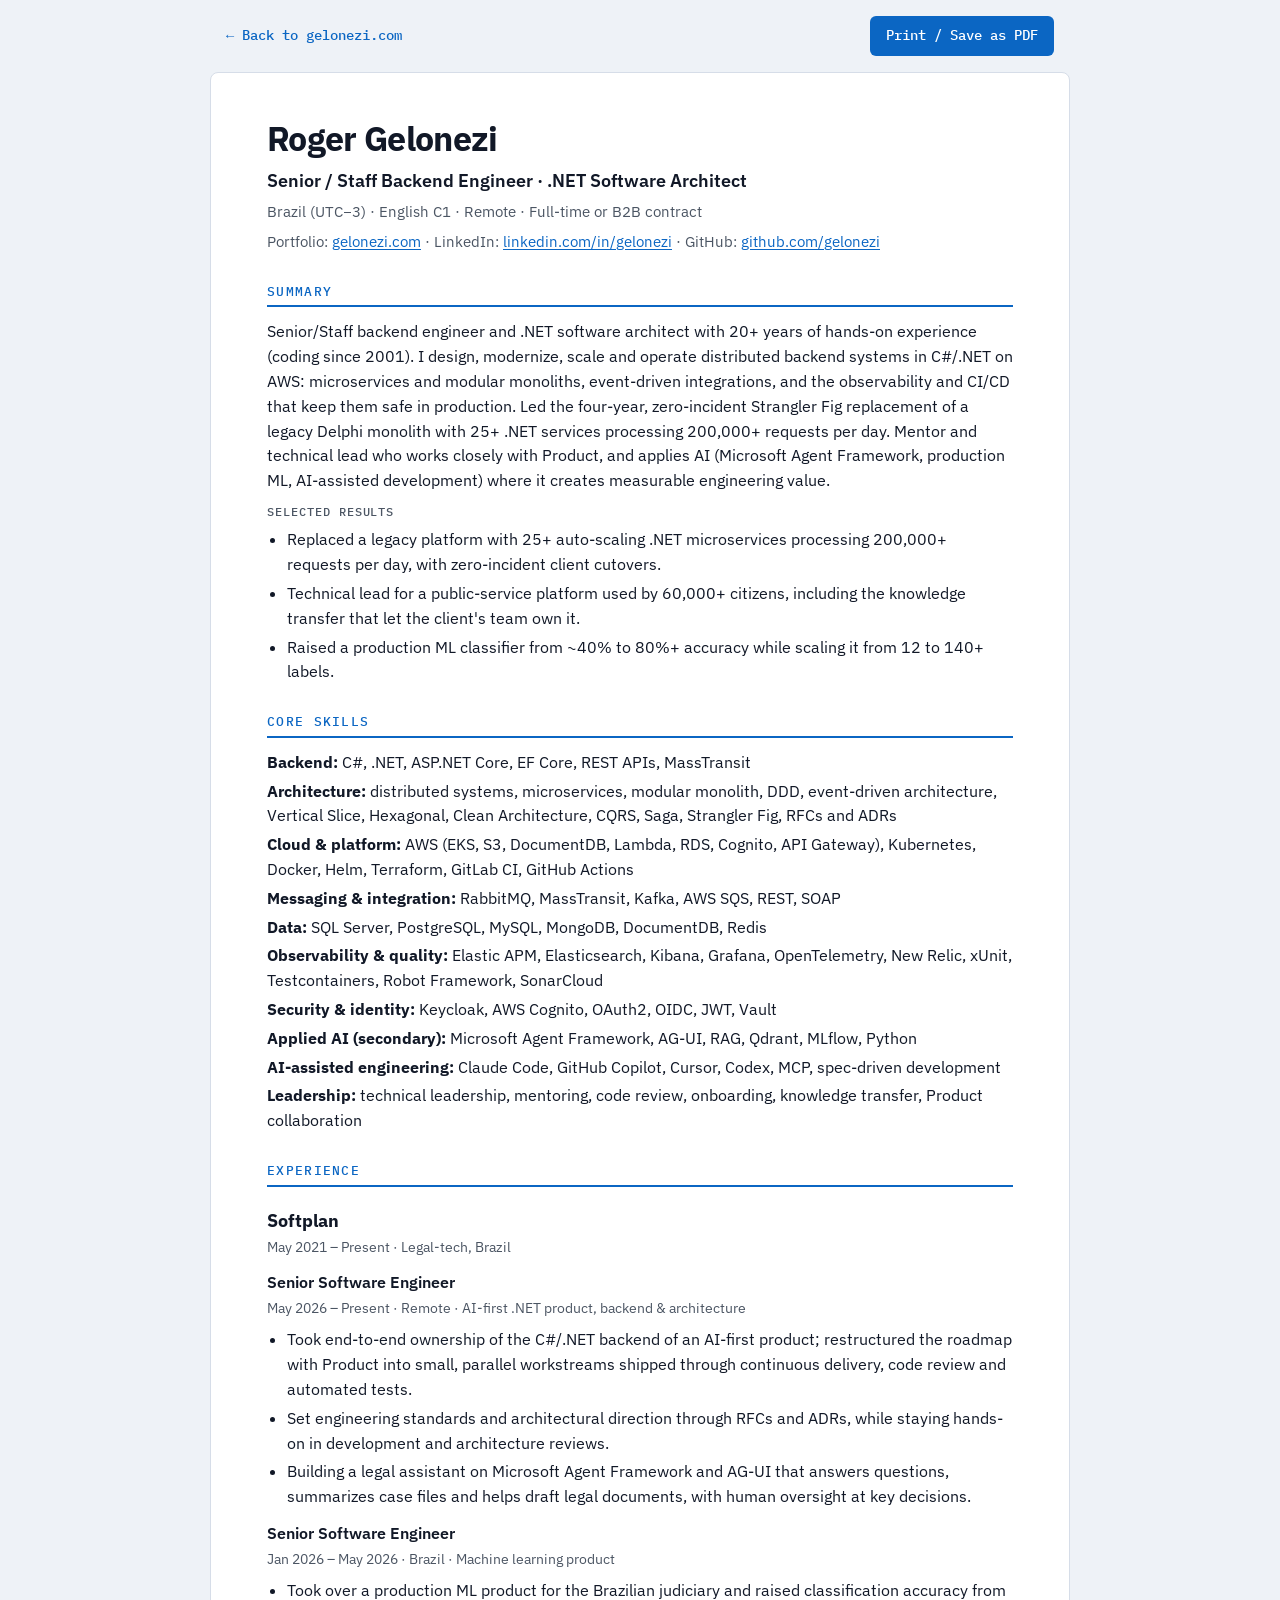
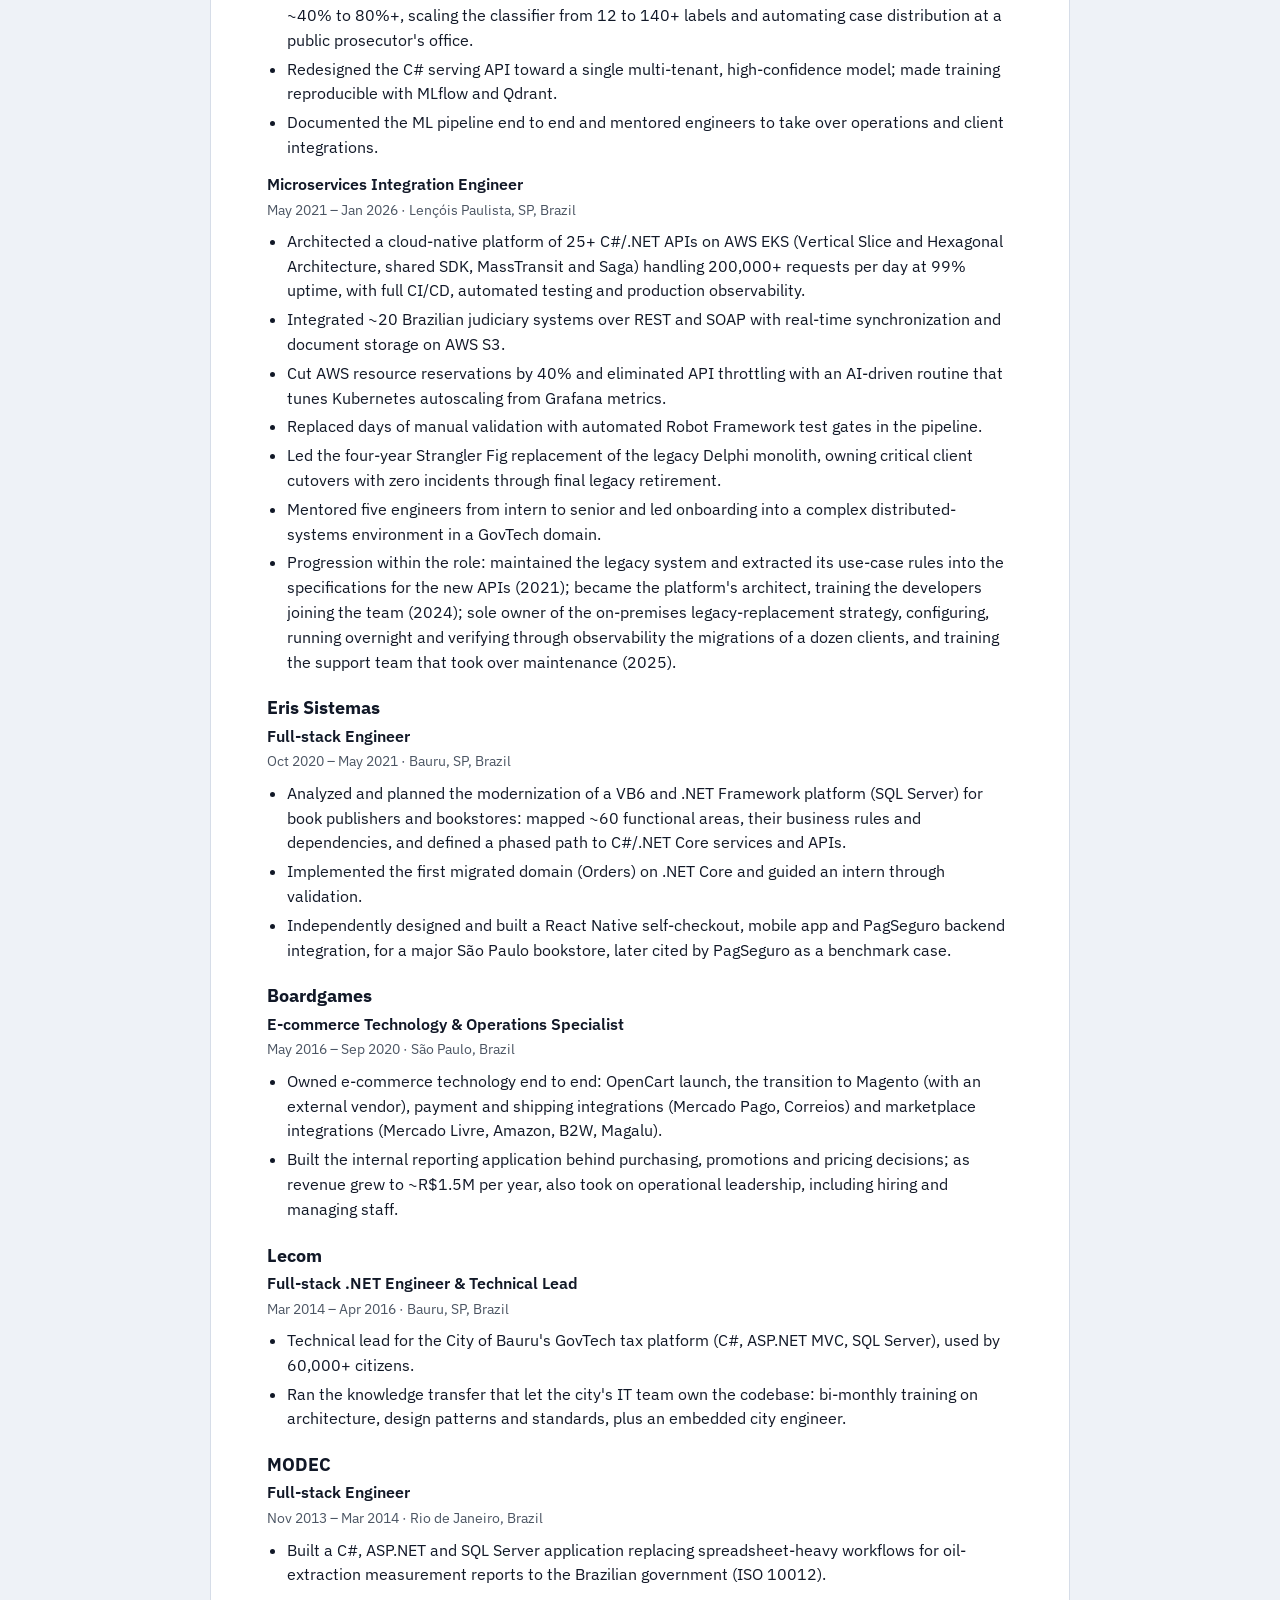
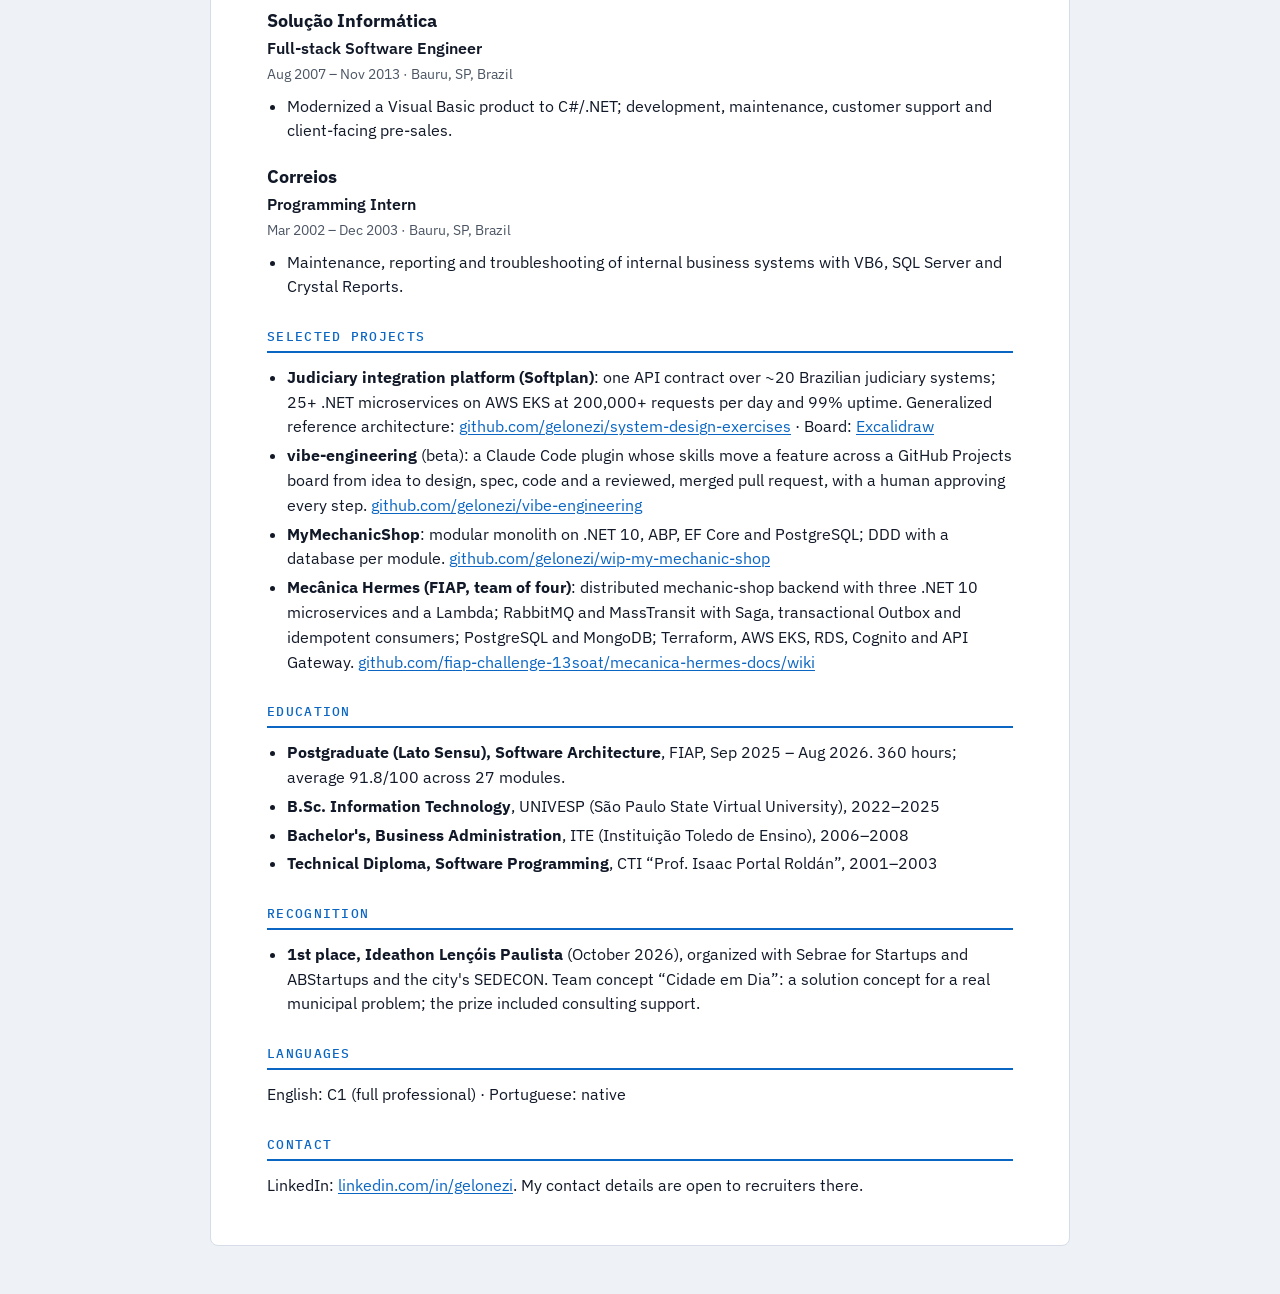
<file: resume.html>
<!doctype html>
<html lang="en">
<head>
  <meta charset="utf-8">
  <meta name="viewport" content="width=device-width, initial-scale=1">
  <title>Roger Gelonezi — Résumé · Senior/Staff Backend Engineer &amp; .NET Software Architect</title>
  <meta name="description" content="Résumé of Roger Gelonezi, Senior/Staff Backend Engineer and .NET Software Architect. C#/.NET, distributed systems, AWS, legacy modernization. Remote, UTC−3, English C1.">
  <meta name="author" content="Roger Gelonezi">
  <meta name="theme-color" content="#eef2f7">
  <link rel="canonical" href="https://gelonezi.com/resume">
  <meta property="og:type" content="profile">
  <meta property="og:site_name" content="Roger Gelonezi">
  <meta property="og:title" content="Roger Gelonezi — Résumé">
  <meta property="og:description" content="Senior/Staff Backend Engineer & .NET Software Architect. C#/.NET, distributed systems, AWS, legacy modernization, applied AI.">
  <meta property="og:url" content="https://gelonezi.com/resume">
  <meta property="og:image" content="https://gelonezi.com/assets/img/og-image.png">
  <meta property="og:image:width" content="1200">
  <meta property="og:image:height" content="630">
  <meta property="og:image:alt" content="Roger Gelonezi — Senior/Staff Backend Engineer and .NET Software Architect">
  <meta property="profile:first_name" content="Roger">
  <meta property="profile:last_name" content="Gelonezi">
  <meta name="twitter:card" content="summary_large_image">
  <link rel="icon" href="/favicon.ico" sizes="32x32">
  <link rel="icon" href="assets/favicon.svg" type="image/svg+xml">
  <link rel="apple-touch-icon" href="assets/apple-touch-icon.png">
  <script type="application/ld+json">
  {"@context":"https://schema.org","@type":"ProfilePage","url":"https://gelonezi.com/resume","name":"Roger Gelonezi — Résumé","mainEntity":{"@id":"https://gelonezi.com/#person"}}
  </script>
  <link rel="preload" href="fonts/ibm-plex-sans-latin.woff2" as="font" type="font/woff2" crossorigin>
  <link rel="stylesheet" href="css/fonts.css">
  <link rel="stylesheet" href="css/resume.css">
</head>
<body>
  <nav class="toolbar" aria-label="Résumé actions">
    <a href="./">← Back to gelonezi.com</a>
    <button type="button" data-print>Print / Save as PDF</button>
  </nav>

  <main class="resume">
    <header class="resume-head">
      <h1>Roger Gelonezi</h1>
      <p class="headline">Senior / Staff Backend Engineer · .NET Software Architect</p>
      <p class="meta">Brazil (UTC−3) · English C1 · Remote · Full-time or B2B contract</p>
      <p class="meta">
        Portfolio: <a href="https://gelonezi.com">gelonezi.com</a> ·
        LinkedIn: <a href="https://www.linkedin.com/in/gelonezi/">linkedin.com/in/gelonezi</a> ·
        GitHub: <a href="https://github.com/gelonezi">github.com/gelonezi</a>
      </p>
    </header>

    <section>
      <h2>Summary</h2>
      <p>
        Senior/Staff backend engineer and .NET software architect with 20+ years of hands-on experience (coding since 2001).
        I design, modernize, scale and operate distributed backend systems in C#/.NET on AWS: microservices and modular
        monoliths, event-driven integrations, and the observability and CI/CD that keep them safe in production. Led the
        four-year, zero-incident Strangler Fig replacement of a legacy Delphi monolith with 25+ .NET services processing
        200,000+ requests per day. Mentor and technical lead who works closely with Product, and applies AI (Microsoft Agent
        Framework, production ML, AI-assisted development) where it creates measurable engineering value.
      </p>
      <p class="sub-label">Selected results</p>
      <ul>
        <li>Replaced a legacy platform with 25+ auto-scaling .NET microservices processing 200,000+ requests per day, with zero-incident client cutovers.</li>
        <li>Technical lead for a public-service platform used by 60,000+ citizens, including the knowledge transfer that let the client's team own it.</li>
        <li>Raised a production ML classifier from ~40% to 80%+ accuracy while scaling it from 12 to 140+ labels.</li>
      </ul>
    </section>

    <section>
      <h2>Core skills</h2>
      <ul class="skills">
        <li><strong>Backend:</strong> C#, .NET, ASP.NET Core, EF Core, REST APIs, MassTransit</li>
        <li><strong>Architecture:</strong> distributed systems, microservices, modular monolith, DDD, event-driven architecture, Vertical Slice, Hexagonal, Clean Architecture, CQRS, Saga, Strangler Fig, RFCs and ADRs</li>
        <li><strong>Cloud &amp; platform:</strong> AWS (EKS, S3, DocumentDB, Lambda, RDS, Cognito, API Gateway), Kubernetes, Docker, Helm, Terraform, GitLab CI, GitHub Actions</li>
        <li><strong>Messaging &amp; integration:</strong> RabbitMQ, MassTransit, Kafka, AWS SQS, REST, SOAP</li>
        <li><strong>Data:</strong> SQL Server, PostgreSQL, MySQL, MongoDB, DocumentDB, Redis</li>
        <li><strong>Observability &amp; quality:</strong> Elastic APM, Elasticsearch, Kibana, Grafana, OpenTelemetry, New Relic, xUnit, Testcontainers, Robot Framework, SonarCloud</li>
        <li><strong>Security &amp; identity:</strong> Keycloak, AWS Cognito, OAuth2, OIDC, JWT, Vault</li>
        <li><strong>Applied AI (secondary):</strong> Microsoft Agent Framework, AG-UI, RAG, Qdrant, MLflow, Python</li>
        <li><strong>AI-assisted engineering:</strong> Claude Code, GitHub Copilot, Cursor, Codex, MCP, spec-driven development</li>
        <li><strong>Leadership:</strong> technical leadership, mentoring, code review, onboarding, knowledge transfer, Product collaboration</li>
      </ul>
    </section>

    <section>
      <h2>Experience</h2>

      <article class="job">
        <h3>Softplan</h3>
        <p class="job-meta">May 2021 – Present · Legal-tech, Brazil</p>

        <h4>Senior Software Engineer</h4>
        <p class="job-meta">May 2026 – Present · Remote · AI-first .NET product, backend &amp; architecture</p>
        <ul>
          <li>Took end-to-end ownership of the C#/.NET backend of an AI-first product; restructured the roadmap with Product into small, parallel workstreams shipped through continuous delivery, code review and automated tests.</li>
          <li>Set engineering standards and architectural direction through RFCs and ADRs, while staying hands-on in development and architecture reviews.</li>
          <li>Building a legal assistant on Microsoft Agent Framework and AG-UI that answers questions, summarizes case files and helps draft legal documents, with human oversight at key decisions.</li>
        </ul>

        <h4>Senior Software Engineer</h4>
        <p class="job-meta">Jan 2026 – May 2026 · Brazil · Machine learning product</p>
        <ul>
          <li>Took over a production ML product for the Brazilian judiciary and raised classification accuracy from ~40% to 80%+, scaling the classifier from 12 to 140+ labels and automating case distribution at a public prosecutor's office.</li>
          <li>Redesigned the C# serving API toward a single multi-tenant, high-confidence model; made training reproducible with MLflow and Qdrant.</li>
          <li>Documented the ML pipeline end to end and mentored engineers to take over operations and client integrations.</li>
        </ul>

        <h4>Microservices Integration Engineer</h4>
        <p class="job-meta">May 2021 – Jan 2026 · Lençóis Paulista, SP, Brazil</p>
        <ul>
          <li>Architected a cloud-native platform of 25+ C#/.NET APIs on AWS EKS (Vertical Slice and Hexagonal Architecture, shared SDK, MassTransit and Saga) handling 200,000+ requests per day at 99% uptime, with full CI/CD, automated testing and production observability.</li>
          <li>Integrated ~20 Brazilian judiciary systems over REST and SOAP with real-time synchronization and document storage on AWS S3.</li>
          <li>Cut AWS resource reservations by 40% and eliminated API throttling with an AI-driven routine that tunes Kubernetes autoscaling from Grafana metrics.</li>
          <li>Replaced days of manual validation with automated Robot Framework test gates in the pipeline.</li>
          <li>Led the four-year Strangler Fig replacement of the legacy Delphi monolith, owning critical client cutovers with zero incidents through final legacy retirement.</li>
          <li>Mentored five engineers from intern to senior and led onboarding into a complex distributed-systems environment in a GovTech domain.</li>
          <li>Progression within the role: maintained the legacy system and extracted its use-case rules into the specifications for the new APIs (2021); became the platform's architect, training the developers joining the team (2024); sole owner of the on-premises legacy-replacement strategy, configuring, running overnight and verifying through observability the migrations of a dozen clients, and training the support team that took over maintenance (2025).</li>
        </ul>
      </article>

      <article class="job">
        <h3>Eris Sistemas</h3>
        <h4>Full-stack Engineer</h4>
        <p class="job-meta">Oct 2020 – May 2021 · Bauru, SP, Brazil</p>
        <ul>
          <li>Analyzed and planned the modernization of a VB6 and .NET Framework platform (SQL Server) for book publishers and bookstores: mapped ~60 functional areas, their business rules and dependencies, and defined a phased path to C#/.NET Core services and APIs.</li>
          <li>Implemented the first migrated domain (Orders) on .NET Core and guided an intern through validation.</li>
          <li>Independently designed and built a React Native self-checkout, mobile app and PagSeguro backend integration, for a major São Paulo bookstore, later cited by PagSeguro as a benchmark case.</li>
        </ul>
      </article>

      <article class="job">
        <h3>Boardgames</h3>
        <h4>E-commerce Technology &amp; Operations Specialist</h4>
        <p class="job-meta">May 2016 – Sep 2020 · São Paulo, Brazil</p>
        <ul>
          <li>Owned e-commerce technology end to end: OpenCart launch, the transition to Magento (with an external vendor), payment and shipping integrations (Mercado Pago, Correios) and marketplace integrations (Mercado Livre, Amazon, B2W, Magalu).</li>
          <li>Built the internal reporting application behind purchasing, promotions and pricing decisions; as revenue grew to ~R$1.5M per year, also took on operational leadership, including hiring and managing staff.</li>
        </ul>
      </article>

      <article class="job">
        <h3>Lecom</h3>
        <h4>Full-stack .NET Engineer &amp; Technical Lead</h4>
        <p class="job-meta">Mar 2014 – Apr 2016 · Bauru, SP, Brazil</p>
        <ul>
          <li>Technical lead for the City of Bauru's GovTech tax platform (C#, ASP.NET MVC, SQL Server), used by 60,000+ citizens.</li>
          <li>Ran the knowledge transfer that let the city's IT team own the codebase: bi-monthly training on architecture, design patterns and standards, plus an embedded city engineer.</li>
        </ul>
      </article>

      <article class="job">
        <h3>MODEC</h3>
        <h4>Full-stack Engineer</h4>
        <p class="job-meta">Nov 2013 – Mar 2014 · Rio de Janeiro, Brazil</p>
        <ul>
          <li>Built a C#, ASP.NET and SQL Server application replacing spreadsheet-heavy workflows for oil-extraction measurement reports to the Brazilian government (ISO 10012).</li>
        </ul>
      </article>

      <article class="job">
        <h3>Solução Informática</h3>
        <h4>Full-stack Software Engineer</h4>
        <p class="job-meta">Aug 2007 – Nov 2013 · Bauru, SP, Brazil</p>
        <ul>
          <li>Modernized a Visual Basic product to C#/.NET; development, maintenance, customer support and client-facing pre-sales.</li>
        </ul>
      </article>

      <article class="job">
        <h3>Correios</h3>
        <h4>Programming Intern</h4>
        <p class="job-meta">Mar 2002 – Dec 2003 · Bauru, SP, Brazil</p>
        <ul>
          <li>Maintenance, reporting and troubleshooting of internal business systems with VB6, SQL Server and Crystal Reports.</li>
        </ul>
      </article>
    </section>

    <section>
      <h2>Selected projects</h2>
      <ul>
        <li><strong>Judiciary integration platform (Softplan)</strong>: one API contract over ~20 Brazilian judiciary systems; 25+ .NET microservices on AWS EKS at 200,000+ requests per day and 99% uptime. Generalized reference architecture: <a href="https://github.com/gelonezi/system-design-exercises">github.com/gelonezi/system-design-exercises</a> · Board: <a href="https://excalidraw.com/#json=a-eHnApUWQOO8Mw825KjP,vkUMiKu2Mo9H3pV9tt0TKg">Excalidraw</a></li>
        <li><strong>vibe-engineering</strong> (beta): a Claude Code plugin whose skills move a feature across a GitHub Projects board from idea to design, spec, code and a reviewed, merged pull request, with a human approving every step. <a href="https://github.com/gelonezi/vibe-engineering">github.com/gelonezi/vibe-engineering</a></li>
        <li><strong>MyMechanicShop</strong>: modular monolith on .NET 10, ABP, EF Core and PostgreSQL; DDD with a database per module. <a href="https://github.com/gelonezi/wip-my-mechanic-shop">github.com/gelonezi/wip-my-mechanic-shop</a></li>
        <li><strong>Mecânica Hermes (FIAP, team of four)</strong>: distributed mechanic-shop backend with three .NET 10 microservices and a Lambda; RabbitMQ and MassTransit with Saga, transactional Outbox and idempotent consumers; PostgreSQL and MongoDB; Terraform, AWS EKS, RDS, Cognito and API Gateway. <a href="https://github.com/fiap-challenge-13soat/mecanica-hermes-docs/wiki">github.com/fiap-challenge-13soat/mecanica-hermes-docs/wiki</a></li>
      </ul>
    </section>

    <section>
      <h2>Education</h2>
      <ul>
        <li><strong>Postgraduate (Lato Sensu), Software Architecture</strong>, FIAP, Sep 2025 – Aug 2026. 360 hours; average 91.8/100 across 27 modules.</li>
        <li><strong>B.Sc. Information Technology</strong>, UNIVESP (São Paulo State Virtual University), 2022–2025</li>
        <li><strong>Bachelor's, Business Administration</strong>, ITE (Instituição Toledo de Ensino), 2006–2008</li>
        <li><strong>Technical Diploma, Software Programming</strong>, CTI “Prof. Isaac Portal Roldán”, 2001–2003</li>
      </ul>
    </section>

    <section>
      <h2>Recognition</h2>
      <ul>
        <li><strong>1st place, Ideathon Lençóis Paulista</strong> (October 2026), organized with Sebrae for Startups and ABStartups and the city's SEDECON. Team concept “Cidade em Dia”: a solution concept for a real municipal problem; the prize included consulting support.</li>
      </ul>
    </section>

    <section>
      <h2>Languages</h2>
      <p>English: C1 (full professional) · Portuguese: native</p>
    </section>

    <section>
      <h2>Contact</h2>
      <p>LinkedIn: <a href="https://www.linkedin.com/in/gelonezi/">linkedin.com/in/gelonezi</a>. My contact details are open to recruiters there.</p>
    </section>
  </main>

  <script src="js/resume.js" defer></script>
</body>
</html>
</file>
<file: css/fonts.css>
/* IBM Plex, self-hosted (SIL Open Font License 1.1, see /fonts/LICENSE.txt).
   Latin subset only: it covers the site's text. A few symbols (→ ← ↗ ≥) are not in it and
   use the system font, as they did when the same subset came from Google Fonts. The Sans
   file is a variable font, so one request serves every weight from 400 to 700. */
@font-face {
  font-family: "IBM Plex Sans";
  font-style: normal;
  font-weight: 400 700;
  font-display: swap;
  src: url("../fonts/ibm-plex-sans-latin.woff2") format("woff2");
}
@font-face {
  font-family: "IBM Plex Mono";
  font-style: normal;
  font-weight: 400;
  font-display: swap;
  src: url("../fonts/ibm-plex-mono-latin-400.woff2") format("woff2");
}
@font-face {
  font-family: "IBM Plex Mono";
  font-style: normal;
  font-weight: 500;
  font-display: swap;
  src: url("../fonts/ibm-plex-mono-latin-500.woff2") format("woff2");
}
</file>
<file: css/styles.css>
/* =========================================================
   Roger Gelonezi — portfolio
   "Architect's blueprint": dark navy drawing sheet by default,
   paper blueprint in light mode. All colors are tokens below.
   ========================================================= */

:root,
:root[data-theme="dark"] {
  --bg: #07121f;
  --bg-band: #0a1828;
  --surface: #0d1e33;
  --surface-2: #11263f;
  --line: rgba(120, 175, 255, 0.16);
  --line-strong: rgba(120, 175, 255, 0.32);
  --grid-minor: rgba(120, 175, 255, 0.045);
  --grid-major: rgba(120, 175, 255, 0.085);
  --text: #e6eef8;
  --muted: #93a8c2;
  --faint: #7a92b0; /* small labels: at least 4.5:1 on every surface, down to --surface-2 */
  --accent: #5cc8ff;
  --accent-ink: #04121f;
  --accent-soft: rgba(92, 200, 255, 0.12);
  --amber: #ffb547;
  --amber-soft: rgba(255, 181, 71, 0.12);
  --ok: #3ddc97;
  --shadow: 0 1px 0 rgba(255, 255, 255, 0.03) inset, 0 12px 32px rgba(0, 0, 0, 0.35);
  color-scheme: dark;
}

:root[data-theme="light"] {
  --bg: #f4f8fc;
  --bg-band: #e9f1f9;
  --surface: #ffffff;
  --surface-2: #f2f7fc;
  --line: rgba(20, 75, 150, 0.16);
  --line-strong: rgba(20, 75, 150, 0.32);
  --grid-minor: rgba(20, 90, 180, 0.05);
  --grid-major: rgba(20, 90, 180, 0.095);
  --text: #0b1b2e;
  --muted: #45597a;
  --faint: #586d8b;
  --accent: #0b66c3;
  --accent-ink: #ffffff;
  --accent-soft: rgba(11, 102, 195, 0.09);
  --amber: #a85400;
  --amber-soft: rgba(168, 84, 0, 0.09);
  --ok: #0a7849;
  --shadow: 0 1px 2px rgba(10, 40, 80, 0.06), 0 10px 28px rgba(10, 40, 80, 0.08);
  color-scheme: light;
}

:root {
  --sans: "IBM Plex Sans", system-ui, -apple-system, "Segoe UI", Roboto, sans-serif;
  --mono: "IBM Plex Mono", ui-monospace, "SFMono-Regular", Consolas, monospace;
  --maxw: 1160px;
  --header-h: 64px;
  --radius: 10px;
  --ease: cubic-bezier(.2, .7, .2, 1);
}

/* ---------- Base ---------- */
*, *::before, *::after { box-sizing: border-box; }

html {
  scroll-behavior: smooth;
  /* Header height plus room for a target that is still 14px low before its reveal. */
  scroll-padding-top: calc(var(--header-h) + 28px);
  -webkit-text-size-adjust: 100%;
}
@media (prefers-reduced-motion: reduce) { html { scroll-behavior: auto; } }

body {
  margin: 0;
  background-color: var(--bg);
  background-image:
    linear-gradient(var(--grid-major) 1px, transparent 1px),
    linear-gradient(90deg, var(--grid-major) 1px, transparent 1px),
    linear-gradient(var(--grid-minor) 1px, transparent 1px),
    linear-gradient(90deg, var(--grid-minor) 1px, transparent 1px);
  background-size: 120px 120px, 120px 120px, 24px 24px, 24px 24px;
  background-position: -1px -1px;
  color: var(--text);
  font-family: var(--sans);
  font-size: 1.0625rem;
  line-height: 1.65;
  -webkit-font-smoothing: antialiased;
  text-rendering: optimizeLegibility;
}

h1, h2, h3, h4 { margin: 0; line-height: 1.15; font-weight: 600; letter-spacing: -0.015em; }
p { margin: 0; }
ul, ol { margin: 0; padding: 0; list-style: none; }
img { max-width: 100%; height: auto; display: block; }
a { color: var(--accent); text-decoration: none; text-underline-offset: 3px; }
a:hover { text-decoration: underline; }
strong { font-weight: 600; color: var(--text); }
code { font-family: var(--mono); font-size: 0.92em; }
:focus-visible { outline: 2px solid var(--accent); outline-offset: 3px; border-radius: 4px; }
::selection { background: var(--accent); color: var(--accent-ink); }

.container { width: 100%; max-width: var(--maxw); margin: 0 auto; padding: 0 16px; }
@media (min-width: 640px) { .container { padding: 0 28px; } }

.muted { color: var(--muted); }
.mono-label {
  font-family: var(--mono); font-size: 0.75rem; letter-spacing: 0.08em;
  text-transform: uppercase; color: var(--faint);
}

.skip-link {
  position: absolute; left: 12px; top: -60px; z-index: 100;
  background: var(--accent); color: var(--accent-ink);
  padding: 10px 16px; border-radius: 8px; font-weight: 600;
}
.skip-link:focus { top: 12px; }

/* ---------- Buttons & chips ---------- */
.btn {
  display: inline-flex; align-items: center; justify-content: center; gap: 10px;
  min-height: 46px; padding: 0 20px;
  border-radius: 8px; border: 1px solid transparent;
  font: 600 0.975rem/1 var(--sans);
  cursor: pointer; white-space: nowrap;
  transition: transform .15s var(--ease), background-color .15s, border-color .15s, box-shadow .15s;
}
.btn:hover { text-decoration: none; transform: translateY(-1px); }
.btn-primary { background: var(--accent); color: var(--accent-ink); box-shadow: 0 6px 20px var(--accent-soft); }
.btn-primary:hover { box-shadow: 0 8px 26px var(--accent-soft); }
.btn-ghost { background: transparent; color: var(--text); border-color: var(--line-strong); }
.btn-ghost:hover { border-color: var(--accent); color: var(--accent); }
.btn-sm { min-height: 36px; padding: 0 14px; font-size: 0.875rem; }
.btn-lg { min-height: 54px; padding: 0 26px; font-size: 1.05rem; }

.chips { display: flex; flex-wrap: wrap; gap: 6px; }
.chips li {
  font-family: var(--mono); font-size: 0.78rem; line-height: 1.4;
  padding: 3px 9px; border-radius: 4px;
  border: 1px solid var(--line); color: var(--muted); background: var(--surface);
}
.chips li.core { border-color: color-mix(in srgb, var(--accent) 45%, transparent); color: var(--accent); background: var(--accent-soft); }
.chips .yrs { margin-left: 4px; font-size: 0.68rem; white-space: nowrap; }

.icon-btn {
  display: inline-grid; place-items: center;
  width: 38px; height: 38px; padding: 0;
  border-radius: 8px; border: 1px solid var(--line-strong);
  background: transparent; color: var(--text); cursor: pointer;
}
.icon-btn:hover { border-color: var(--accent); color: var(--accent); }

/* ---------- Header ---------- */
.site-header {
  position: sticky; top: 0; z-index: 50; height: var(--header-h);
  background: color-mix(in srgb, var(--bg) 82%, transparent);
  backdrop-filter: saturate(160%) blur(12px);
  -webkit-backdrop-filter: saturate(160%) blur(12px);
  border-bottom: 1px solid var(--line);
}
.header-inner { display: flex; align-items: center; gap: 20px; height: 100%; }

.brand { display: inline-flex; align-items: center; gap: 10px; color: var(--text); margin-right: auto; }
.brand:hover { text-decoration: none; }
.brand-mark {
  display: grid; place-items: center; width: 34px; height: 34px;
  border: 1.5px solid var(--accent); border-radius: 6px;
  font: 500 0.85rem/1 var(--mono); color: var(--accent);
  position: relative;
}
.brand-mark::after {
  content: ""; position: absolute; inset: 3px; border: 1px dashed var(--line-strong); border-radius: 3px;
}
.brand-name { font: 500 0.95rem/1 var(--mono); letter-spacing: 0.02em; }

.nav-list { display: flex; gap: 2px; }
.nav-list a {
  display: block; padding: 8px 10px; border-radius: 6px;
  font: 500 0.8rem/1 var(--mono); letter-spacing: 0.04em; text-transform: uppercase;
  color: var(--muted);
}
.nav-list a:hover { color: var(--text); background: var(--accent-soft); text-decoration: none; }
.nav-list a[aria-current] { color: var(--accent); }

.header-actions { display: flex; align-items: center; gap: 10px; }
.nav-toggle { display: none; }
.nav-mobile-only { display: none; }

.icon-moon { display: none; }
:root[data-theme="light"] .icon-sun { display: none; }
:root[data-theme="light"] .icon-moon { display: block; }

@media (max-width: 1180px) {
  .nav-toggle { display: inline-grid; }
  .nav-mobile-only { display: block; }
  .nav-list {
    display: none; position: absolute; left: 0; right: 0; top: var(--header-h);
    flex-direction: column; gap: 0; padding: 8px 16px 16px;
    background: var(--bg); border-bottom: 1px solid var(--line); box-shadow: var(--shadow);
  }
  .nav-list.open { display: flex; }
  .nav-list a { padding: 14px 8px; font-size: 0.9rem; border-bottom: 1px solid var(--line); border-radius: 0; }
}
@media (max-width: 560px) {
  .header-resume { display: none; }
}
@media (max-width: 420px) {
  .brand-name { display: none; }
}

/* ---------- Hero ---------- */
.hero { padding: 72px 0 40px; position: relative; overflow: hidden; }
.hero-grid { display: grid; grid-template-columns: minmax(0, 1fr) 340px; gap: 64px; align-items: center; }

.whoami { font: 400 0.95rem/1.4 var(--mono); color: var(--muted); margin-bottom: 18px; }
.whoami .path { color: var(--accent); }
.whoami .dollar { color: var(--faint); }
.caret {
  display: inline-block; width: 0.55em; height: 1.1em; margin-left: 4px; vertical-align: -0.2em;
  background: var(--accent); animation: blink 1.1s steps(1) infinite;
}
@keyframes blink { 50% { opacity: 0; } }

.hero h1 { font-size: clamp(2.6rem, 7vw, 4.75rem); font-weight: 700; letter-spacing: -0.035em; line-height: 1.02; }
/* The two titles sit on one line with a dot between them, or stack when there is no room.
   Every title carries a dot in its left padding and the row is clipped by that padding,
   so the dot of whichever title starts a line is never seen (no dangling separator). */
.role {
  display: flex; flex-wrap: wrap; margin: 14px 0 0 -1.5em; clip-path: inset(0 0 0 1.5em);
  font-size: clamp(1.1rem, 2.4vw, 1.4rem); font-weight: 500; color: var(--text);
}
.role .r { position: relative; padding-left: 1.5em; white-space: nowrap; }
.role .r::before { content: "·"; position: absolute; left: 0; width: 1.5em; text-align: center; color: var(--accent); }
.techline {
  margin-top: 10px; font: 500 0.92rem/1.5 var(--mono); letter-spacing: 0.02em; color: var(--accent);
}
.lead { margin-top: 18px; max-width: 60ch; font-size: 1.125rem; color: var(--muted); }
.lead strong { color: var(--text); }

.availability { margin-top: 24px; display: flex; flex-direction: column; align-items: flex-start; gap: 10px; }
.status {
  display: inline-flex; align-items: center; gap: 10px;
  padding: 7px 14px; border-radius: 999px; border: 1px solid var(--line-strong);
  background: var(--surface); font-size: 0.9rem; font-weight: 500;
}
.meta-line {
  display: flex; flex-wrap: wrap; gap: 4px 0; padding-left: 4px;
  font: 400 0.82rem/1.4 var(--mono); letter-spacing: 0.04em; color: var(--muted);
}
.meta-line span + span::before { content: "·"; margin: 0 10px; color: var(--accent); }
.dot {
  width: 9px; height: 9px; border-radius: 50%; background: var(--ok); flex: none;
  box-shadow: 0 0 0 0 color-mix(in srgb, var(--ok) 60%, transparent);
  animation: pulse 2.4s var(--ease) infinite;
}
@keyframes pulse {
  0% { box-shadow: 0 0 0 0 color-mix(in srgb, var(--ok) 55%, transparent); }
  70%, 100% { box-shadow: 0 0 0 9px transparent; }
}

.cta-row { display: flex; flex-wrap: wrap; gap: 12px; margin-top: 28px; }

/* Portrait with registration marks */
.portrait { margin: 0; justify-self: end; width: 100%; max-width: 340px; }
.portrait-frame { position: relative; padding: 14px; }
.portrait-frame img {
  width: 100%; aspect-ratio: 1; object-fit: cover;
  border: 1px solid var(--line-strong); border-radius: 4px;
  filter: saturate(0.9) contrast(1.02);
}
.portrait-frame::before, .portrait-frame::after {
  content: ""; position: absolute; inset: 0; pointer-events: none;
  background:
    linear-gradient(var(--accent), var(--accent)) top left / 26px 2px,
    linear-gradient(var(--accent), var(--accent)) top left / 2px 26px,
    linear-gradient(var(--accent), var(--accent)) top right / 26px 2px,
    linear-gradient(var(--accent), var(--accent)) top right / 2px 26px,
    linear-gradient(var(--accent), var(--accent)) bottom left / 26px 2px,
    linear-gradient(var(--accent), var(--accent)) bottom left / 2px 26px,
    linear-gradient(var(--accent), var(--accent)) bottom right / 26px 2px,
    linear-gradient(var(--accent), var(--accent)) bottom right / 2px 26px;
  background-repeat: no-repeat;
}
.portrait-frame::after {
  /* dimension line on the right edge */
  inset: 14px -10px 14px auto; width: 1px;
  background: repeating-linear-gradient(var(--line-strong) 0 4px, transparent 4px 8px);
}
.portrait figcaption {
  margin-top: 8px; padding-left: 14px;
  font: 400 0.75rem/1.4 var(--mono); letter-spacing: 0.06em; text-transform: uppercase; color: var(--faint);
}
.portrait .fig { color: var(--accent); margin-right: 6px; }

/* Metrics: drawn like a spec table. The 1px gap over a line-colored
   background draws the cell borders in every layout. */
.metrics {
  display: grid; grid-template-columns: repeat(5, 1fr); gap: 1px;
  margin-top: 56px; border: 1px solid var(--line-strong); border-radius: var(--radius);
  background: var(--line);
  overflow: hidden;
}
.metric { position: relative; padding: 22px 20px 20px; background: var(--surface); }
.m-id {
  position: absolute; top: 10px; right: 12px;
  font: 400 0.68rem/1 var(--mono); letter-spacing: 0.08em; color: var(--faint);
}
.m-value {
  font-size: clamp(1.7rem, 3.2vw, 2.25rem); font-weight: 700; letter-spacing: -0.03em;
  color: var(--amber); line-height: 1.1; white-space: nowrap;
}
.m-label { margin-top: 6px; font: 500 0.8rem/1.35 var(--mono); color: var(--text); text-transform: uppercase; letter-spacing: 0.03em; }
.m-note { margin-top: 10px; font-size: 0.9rem; line-height: 1.5; color: var(--muted); }

.now {
  display: flex; flex-wrap: wrap; align-items: center; gap: 10px 16px;
  margin-top: 16px; padding: 12px 16px;
  border: 1px dashed var(--line-strong); border-radius: var(--radius);
  font-size: 0.95rem; color: var(--muted);
}
.now-tag {
  display: inline-flex; align-items: center; gap: 8px;
  font: 500 0.75rem/1 var(--mono); letter-spacing: 0.08em; text-transform: uppercase; color: var(--ok);
}
.now-text { flex: 1 1 320px; }
.now-links { display: inline-flex; gap: 14px; font: 500 0.875rem/1 var(--mono); }

@media (max-width: 1080px) {
  .metrics { grid-template-columns: repeat(6, 1fr); }
  .metric { grid-column: span 2; }
  .metric:nth-child(n+4) { grid-column: span 3; }
}
@media (max-width: 900px) {
  .hero-grid { grid-template-columns: 1fr; gap: 36px; }
  .portrait { justify-self: start; max-width: 230px; order: -1; }
  .portrait figcaption { white-space: nowrap; }
}
@media (max-width: 640px) {
  .metrics { grid-template-columns: 1fr; }
  .metric, .metric:nth-child(n+4) { grid-column: auto; }
}
@media (max-width: 520px) {
  .hero { padding-top: 40px; }
  .portrait { max-width: 170px; }
  .cta-row .btn { flex: 1 1 100%; }
  .status { border-radius: 12px; align-items: flex-start; }
  .status .dot { margin-top: 6px; }
}

/* ---------- Sections ---------- */
.section { padding: 96px 0; position: relative; }
.section-band {
  background: color-mix(in srgb, var(--bg-band) 92%, transparent);
  border-top: 1px solid var(--line); border-bottom: 1px solid var(--line);
}
@media (max-width: 720px) { .section { padding: 64px 0; } }

.sec-head { max-width: 760px; margin-bottom: 44px; }
.sec-index {
  display: inline-flex; align-items: center; gap: 10px; margin-bottom: 14px;
  font: 500 0.78rem/1 var(--mono); letter-spacing: 0.1em; text-transform: uppercase; color: var(--accent);
}
.sec-index::after { content: ""; width: 48px; height: 1px; background: var(--accent); opacity: 0.6; }
.sec-head h2, .contact h1, .contact h2 { font-size: clamp(1.8rem, 4.2vw, 2.75rem); font-weight: 600; letter-spacing: -0.03em; }
.sec-lead { margin-top: 14px; font-size: 1.1rem; color: var(--muted); max-width: 64ch; }

/* ---------- Intro video ---------- */
.intro-grid { display: grid; grid-template-columns: minmax(0, 1.55fr) minmax(0, 1fr); gap: 36px; align-items: start; }
.player {
  position: relative; aspect-ratio: 16 / 9; border-radius: var(--radius); overflow: hidden;
  border: 1px solid var(--line-strong); background: #000; box-shadow: var(--shadow);
}
.player iframe, .player-facade { position: absolute; inset: 0; width: 100%; height: 100%; border: 0; }
.player-facade { display: block; background: #000; }
.player-facade:focus-visible { outline-offset: -4px; border-radius: var(--radius); }
.player-facade img { width: 100%; height: 100%; object-fit: cover; opacity: 0.88; transition: opacity .2s, transform .4s var(--ease); }
.player-facade:hover img { opacity: 1; transform: scale(1.015); }
.player-play {
  position: absolute; left: 50%; top: 50%; transform: translate(-50%, -50%);
  display: grid; place-items: center; width: 74px; height: 74px; border-radius: 50%;
  background: var(--accent); color: var(--accent-ink);
  box-shadow: 0 0 0 10px color-mix(in srgb, var(--accent) 22%, transparent);
  transition: transform .2s var(--ease);
}
.player-play svg { margin-left: 4px; }
.player-facade:hover .player-play { transform: translate(-50%, -50%) scale(1.06); }
.player-meta {
  position: absolute; right: 12px; bottom: 12px; padding: 4px 8px; border-radius: 4px; pointer-events: none;
  background: rgba(4, 12, 22, 0.78); color: #e6eef8; font: 500 0.75rem/1 var(--mono);
}

.chapters { margin-top: 10px; border-top: 1px solid var(--line); }
.chapters li { border-bottom: 1px solid var(--line); }
.chapters a {
  display: flex; gap: 14px; padding: 12px 4px;
  color: var(--text); font-size: 0.98rem; line-height: 1.45;
}
.chapters a:hover { color: var(--accent); text-decoration: none; }
.chapters .t { flex: none; width: 3.2em; font-family: var(--mono); font-size: 0.85rem; color: var(--accent); padding-top: 2px; }

.pull { margin: 24px 0 0; padding: 4px 0 4px 18px; border-left: 2px solid var(--amber); }
.pull p { font-size: 1.05rem; font-style: italic; color: var(--text); }

.transcript {
  margin-top: 28px; border: 1px solid var(--line); border-radius: var(--radius);
  background: var(--surface);
}
.transcript summary {
  padding: 14px 18px; cursor: pointer; font-weight: 500; list-style: none;
  display: flex; align-items: center; gap: 10px;
}
.transcript summary::-webkit-details-marker { display: none; }
.transcript summary::before {
  content: "+"; display: grid; place-items: center; width: 22px; height: 22px; flex: none;
  border: 1px solid var(--line-strong); border-radius: 4px; font-family: var(--mono); color: var(--accent);
}
.transcript[open] summary::before { content: "−"; }
.transcript-body { padding: 0 18px 18px 50px; color: var(--muted); max-width: 80ch; }
.transcript-body p + p { margin-top: 12px; }

@media (max-width: 900px) { .intro-grid { grid-template-columns: 1fr; } }
@media (max-width: 520px) { .transcript-body { padding-left: 18px; } }

/* ---------- Featured system / diagram ---------- */
.facts { display: grid; grid-template-columns: repeat(4, 1fr); gap: 12px; margin-bottom: 20px; }
.facts li {
  display: flex; flex-direction: column; gap: 4px; padding: 14px 16px;
  border: 1px solid var(--line); border-radius: 8px; background: var(--surface);
}
.f-value { font-size: 1.6rem; font-weight: 700; color: var(--amber); letter-spacing: -0.02em; line-height: 1.1; }
.f-label { font-size: 0.88rem; color: var(--muted); line-height: 1.4; }
@media (max-width: 760px) { .facts { grid-template-columns: repeat(2, 1fr); } }

.diagram {
  border: 1px solid var(--line-strong); border-radius: var(--radius);
  background: var(--bg); overflow: hidden; box-shadow: var(--shadow);
}
.diagram-toolbar {
  display: flex; justify-content: space-between; align-items: center; gap: 12px; flex-wrap: wrap;
  padding: 10px 16px; border-bottom: 1px solid var(--line); background: var(--surface);
}
.diagram-hint { font: 400 0.78rem/1 var(--mono); color: var(--faint); }
.hint-scroll { display: none; }
.diagram-scroll {
  overflow-x: auto; overscroll-behavior-x: contain;
  background-image:
    linear-gradient(var(--grid-major) 1px, transparent 1px),
    linear-gradient(90deg, var(--grid-major) 1px, transparent 1px);
  background-size: 40px 40px;
}
.arch { display: block; width: 100%; min-width: 880px; height: auto; padding: 8px 12px; }
@media (max-width: 920px) { .hint-scroll { display: inline; } }

.arch .boundary { fill: color-mix(in srgb, var(--accent) 4%, transparent); stroke: var(--line-strong); stroke-width: 1.5; stroke-dasharray: 6 6; }
.arch .boundary-label { font: 500 12px var(--mono); fill: var(--faint); letter-spacing: 0.06em; text-transform: uppercase; }
.arch .edge { fill: none; stroke: var(--line-strong); stroke-width: 1.6; }
.arch .edge.flow { stroke: color-mix(in srgb, var(--accent) 70%, transparent); stroke-dasharray: 6 6; animation: flow 1.2s linear infinite; }
.arch .edge.dep { stroke-dasharray: 2 5; }
.arch .arrow-head { fill: var(--accent); }
.arch .edge-label { font: 500 11px var(--mono); fill: var(--faint); }
@keyframes flow { to { stroke-dashoffset: -12; } }
/* main.js marks the diagram while it is on screen; off screen the dashes rest. */
.js .diagram:not(.in-view) .edge.flow { animation-play-state: paused; }

.arch .node { cursor: pointer; outline: none; }
.arch .node rect { fill: var(--surface); stroke: var(--line-strong); stroke-width: 1.4; transition: fill .15s, stroke .15s; }
.arch .node rect.stack { fill: var(--surface-2); opacity: 0.85; }
.arch .node-core rect:not(.stack) { stroke: color-mix(in srgb, var(--accent) 60%, transparent); }
.arch .node-ext rect:not(.stack) { stroke-dasharray: 5 4; }
.arch .node-sup rect { fill: var(--surface-2); }
.arch .node-sup .n-sub { font-size: 11px; }
.arch .n-title { font: 600 15px var(--sans); fill: var(--text); text-anchor: middle; }
.arch .n-sub { font: 400 11.5px var(--mono); fill: var(--muted); text-anchor: middle; }
.arch .node:hover rect:not(.stack),
.arch .node:focus-visible rect:not(.stack) { stroke: var(--accent); fill: var(--accent-soft); }
.arch .node.selected rect:not(.stack) { stroke: var(--amber); stroke-width: 2; fill: var(--amber-soft); }
.arch .node:focus-visible rect:not(.stack) { stroke-width: 2.5; }

.diagram-panel {
  display: grid; grid-template-columns: 220px minmax(0, 1fr); gap: 4px 28px; align-items: start;
  padding: 18px 20px; border-top: 1px solid var(--line); background: var(--surface);
}
.panel-kicker { grid-column: 1; }
.panel-title { grid-column: 1; font-size: 1.1rem; color: var(--amber); }
.panel-body { grid-column: 2; grid-row: 1 / span 2; color: var(--muted); }
.panel-tags { grid-column: 2; margin-top: 8px; }
@media (max-width: 720px) {
  .diagram-panel { grid-template-columns: 1fr; }
  .panel-body, .panel-tags { grid-column: 1; grid-row: auto; }
  .panel-body { margin-top: 6px; }
}

.diagram-foot { margin-top: 14px; font-size: 0.9rem; color: var(--faint); display: flex; flex-wrap: wrap; gap: 6px 18px; }
.diagram-foot a { font-family: var(--mono); font-size: 0.85rem; }

/* ---------- Experience timeline ---------- */
.timeline { position: relative; }
.org { display: grid; grid-template-columns: 240px minmax(0, 1fr); gap: 36px; padding: 32px 0; border-top: 1px solid var(--line); }
.org:last-child { border-bottom: 1px solid var(--line); }
.org-head { position: relative; }
.org-head h3 { font-size: 1.35rem; }
.org-meta { margin-top: 6px; font: 400 0.82rem/1.5 var(--mono); color: var(--faint); }

.roles { position: relative; display: grid; gap: 28px; }
.roles::before {
  content: ""; position: absolute; left: -19px; top: 8px; bottom: 8px; width: 1px;
  background: repeating-linear-gradient(var(--line-strong) 0 4px, transparent 4px 8px);
}
.role-item { position: relative; }
.role-item::before {
  content: ""; position: absolute; left: -24px; top: 8px; width: 11px; height: 11px;
  border: 2px solid var(--accent); background: var(--bg); transform: rotate(45deg);
}
.role-head { display: flex; flex-wrap: wrap; align-items: baseline; justify-content: space-between; gap: 4px 16px; }
.role-head h4 { font-size: 1.1rem; }
.role-meta { display: flex; flex-wrap: wrap; gap: 0 14px; font: 400 0.82rem/1.5 var(--mono); color: var(--faint); }
.points { margin: 12px 0 14px; display: grid; gap: 8px; }
.points li { position: relative; padding-left: 20px; color: var(--muted); }
.points li::before { content: "→"; position: absolute; left: 0; color: var(--accent); font-family: var(--mono); font-size: 0.85rem; top: 2px; }
.points strong { color: var(--text); background: linear-gradient(transparent 62%, var(--amber-soft) 62%); }

.earlier { display: grid; gap: 10px; color: var(--muted); }
.earlier li { padding-left: 20px; position: relative; }
.earlier li::before { content: "·"; position: absolute; left: 6px; color: var(--accent); }

@media (max-width: 820px) {
  .org { grid-template-columns: 1fr; gap: 18px; }
  .roles { padding-left: 24px; }
  .roles::before { left: 5px; }
  .role-item::before { left: -24px; }
  .earlier { padding-left: 0; }
}

/* ---------- Design decisions (under the diagram) ---------- */
.decisions { margin-top: 28px; }
.decision-list { margin-top: 12px; display: grid; grid-template-columns: repeat(3, 1fr); gap: 14px; }
.decision-list li {
  position: relative; padding: 18px 18px 18px 20px;
  border: 1px solid var(--line); border-left: 2px solid var(--accent); border-radius: 0 8px 8px 0;
  background: var(--surface);
}
.d-id { font: 500 0.7rem/1 var(--mono); letter-spacing: 0.1em; color: var(--faint); }
.decision-list h3 { margin-top: 8px; font-size: 1.02rem; }
.decision-list p { margin-top: 6px; font-size: 0.93rem; color: var(--muted); }
@media (max-width: 960px) { .decision-list { grid-template-columns: repeat(2, 1fr); } }
@media (max-width: 600px) { .decision-list { grid-template-columns: 1fr; } }

/* ---------- What I can own ---------- */
.own { display: grid; grid-template-columns: repeat(2, 1fr); gap: 14px; }
.own-item {
  display: flex; flex-direction: column; gap: 8px; padding: 20px 22px;
  border: 1px solid var(--line); border-radius: var(--radius); background: var(--surface);
  transition: border-color .2s;
}
.own-item:hover { border-color: var(--line-strong); }
.own-item h3 { font-size: 1.1rem; }
.own-item p { color: var(--muted); font-size: 0.95rem; }
.own-item a { margin-top: auto; padding-top: 4px; font: 500 0.85rem/1.4 var(--mono); }
@media (max-width: 600px) { .own { grid-template-columns: 1fr; } }

/* ---------- Expertise dossiers ---------- */
.dossier {
  display: grid; grid-template-columns: minmax(0, 1fr) minmax(0, 1fr); gap: 36px;
  padding: 30px; border: 1px solid var(--line-strong); border-radius: var(--radius); background: var(--surface);
}
.dossier + .dossier { margin-top: 20px; }
.d-tag { font: 500 0.74rem/1.3 var(--mono); letter-spacing: 0.08em; text-transform: uppercase; color: var(--accent); }
.dossier h3, .leadership h3 { margin-top: 10px; font-size: clamp(1.3rem, 2.6vw, 1.6rem); letter-spacing: -0.02em; }
.dossier-main > p:not(.d-tag) { margin-top: 12px; color: var(--muted); }
.dossier-main .chips { margin-top: 18px; }

.evidence { margin-top: 18px; display: grid; gap: 10px; }
.evidence li { padding: 10px 12px; border-left: 2px solid var(--amber); background: var(--amber-soft); border-radius: 0 6px 6px 0; font-size: 0.93rem; color: var(--muted); }
.evidence strong { color: var(--text); }

.steps { counter-reset: step; display: grid; gap: 0; align-content: start; border-top: 1px dashed var(--line-strong); }
.steps li {
  counter-increment: step; display: grid; grid-template-columns: 34px minmax(0, 1fr); gap: 10px; align-items: baseline;
  padding: 11px 0; border-bottom: 1px dashed var(--line); color: var(--text); font-size: 0.97rem;
}
.steps li::before { content: counter(step, decimal-leading-zero); font: 500 0.78rem/1 var(--mono); color: var(--accent); }

.checklist { display: grid; gap: 0; align-content: start; border-top: 1px dashed var(--line-strong); }
.checklist li { position: relative; padding: 11px 0 11px 26px; border-bottom: 1px dashed var(--line); color: var(--muted); font-size: 0.95rem; }
.checklist li::before {
  content: ""; position: absolute; left: 2px; top: 17px; width: 10px; height: 6px;
  border-left: 2px solid var(--accent); border-bottom: 2px solid var(--accent); transform: rotate(-45deg);
}
.checklist strong { color: var(--text); }

.mini-metrics { margin-top: 18px; display: grid; gap: 10px; }
.mini-metrics li { display: grid; grid-template-columns: 4.9rem minmax(0, 1fr); gap: 12px; align-items: baseline; }
.mm-value { font-size: 1.35rem; font-weight: 700; color: var(--amber); letter-spacing: -0.02em; }
.mm-label { color: var(--muted); font-size: 0.93rem; }

@media (max-width: 860px) {
  .dossier { grid-template-columns: 1fr; gap: 22px; padding: 24px 20px; }
}

/* ---------- Principles ---------- */
.principles { display: grid; grid-template-columns: repeat(6, 1fr); gap: 16px; }
.principle {
  grid-column: span 2;
  position: relative; padding: 24px 22px; border: 1px solid var(--line); border-radius: var(--radius);
  background: var(--surface);
}
.principle:nth-child(n+4) { grid-column: span 3; }
.principle::before {
  content: ""; position: absolute; left: -1px; top: 22px; width: 3px; height: 26px; background: var(--accent);
}
.p-id { font: 500 0.72rem/1 var(--mono); letter-spacing: 0.1em; color: var(--faint); }
.principle h3 { margin-top: 12px; font-size: 1.15rem; }
.principle p { margin-top: 10px; color: var(--muted); font-size: 0.96rem; }
@media (max-width: 1000px) {
  .principles { grid-template-columns: repeat(2, 1fr); }
  .principle, .principle:nth-child(n+4) { grid-column: auto; }
  .principle:last-child { grid-column: 1 / -1; }
}
@media (max-width: 600px) {
  .principles { grid-template-columns: 1fr; }
}

/* ---------- Technical leadership ---------- */
.leadership {
  margin-top: 28px; display: grid; grid-template-columns: minmax(0, 0.8fr) minmax(0, 1.2fr); gap: 36px;
  padding: 30px; border: 1px solid var(--line-strong); border-radius: var(--radius); background: var(--surface);
}
.leadership-head > p:not(.d-tag) { margin-top: 12px; color: var(--muted); }
.lead-table { margin: 0; border-top: 1px dashed var(--line-strong); }
.lead-table div { display: grid; grid-template-columns: 190px minmax(0, 1fr); gap: 16px; padding: 11px 0; border-bottom: 1px dashed var(--line); }
.lead-table dt { font: 500 0.75rem/1.6 var(--mono); letter-spacing: 0.06em; text-transform: uppercase; color: var(--text); }
.lead-table dd { margin: 0; color: var(--muted); font-size: 0.95rem; }
@media (max-width: 860px) {
  .leadership { grid-template-columns: 1fr; gap: 20px; padding: 24px 20px; }
}
@media (max-width: 520px) {
  .lead-table div { grid-template-columns: 1fr; gap: 4px; }
}

/* ---------- Applied AI ---------- */
.ai-grid { display: grid; grid-template-columns: repeat(3, 1fr); gap: 16px; }
.ai-card {
  display: flex; flex-direction: column; gap: 12px; padding: 24px 22px;
  border: 1px solid var(--line); border-radius: var(--radius); background: var(--surface);
}
.ai-card h3 { font-size: 1.15rem; }
.ai-card > p:not(.ai-note) { color: var(--muted); font-size: 0.96rem; }
.ai-card strong { color: var(--text); }
.ai-note { font: 400 0.82rem/1.5 var(--mono); color: var(--faint); padding-top: 10px; border-top: 1px dashed var(--line); }
.ai-card .chips { margin-top: auto; }
.ai-rules { display: grid; gap: 6px; }
.ai-rules li { position: relative; padding-left: 20px; color: var(--text); font-size: 0.94rem; }
.ai-rules li::before { content: "→"; position: absolute; left: 0; color: var(--accent); font-family: var(--mono); font-size: 0.85rem; top: 1px; }
.ai-card .ai-note:last-child { margin-top: auto; }
/* Links inside running text are underlined, so they don't depend on color alone. */
.ai-card p a, .recognition .edu-school a { text-decoration: underline; }
@media (max-width: 960px) { .ai-grid { grid-template-columns: 1fr; } }

/* ---------- Project cards ---------- */
.cards { display: grid; grid-template-columns: repeat(2, minmax(0, 1fr)); gap: 18px; }
@media (max-width: 820px) { .cards { grid-template-columns: 1fr; } }
.card-group { display: flex; align-items: center; gap: 14px; margin: 0 0 14px; font-weight: 500; line-height: 1.4; }
.card-group::after { content: ""; flex: 1; height: 1px; background: repeating-linear-gradient(90deg, var(--line-strong) 0 4px, transparent 4px 8px); }
.cards + .card-group { margin-top: 44px; }
.card {
  display: flex; flex-direction: column; gap: 12px; padding: 24px;
  border: 1px solid var(--line); border-radius: var(--radius); background: var(--surface);
  transition: border-color .2s, transform .2s var(--ease), box-shadow .2s;
}
.card:hover { border-color: var(--line-strong); transform: translateY(-2px); box-shadow: var(--shadow); }
.card-tag { font: 500 0.74rem/1.3 var(--mono); letter-spacing: 0.06em; text-transform: uppercase; color: var(--faint); }
.tag-live { color: var(--ok); }
.card h4 { font-size: 1.3rem; }
.card > p:not(.card-tag):not(.card-links):not(.callout) { color: var(--muted); font-size: 0.97rem; }
.callout {
  padding: 10px 12px; border-radius: 6px; background: var(--amber-soft);
  border: 1px solid color-mix(in srgb, var(--amber) 30%, transparent);
  font-size: 0.92rem; color: var(--text);
}
.callout strong { color: var(--amber); }
.spec { margin: 2px 0 0; display: grid; gap: 0; border-top: 1px dashed var(--line-strong); }
.spec div { display: grid; grid-template-columns: 104px minmax(0, 1fr); gap: 12px; padding: 8px 0; border-bottom: 1px dashed var(--line); }
.spec dt { font: 500 0.72rem/1.6 var(--mono); letter-spacing: 0.06em; text-transform: uppercase; color: var(--faint); }
.spec dd { margin: 0; font-size: 0.9rem; color: var(--text); }
.card-links { margin-top: auto; padding-top: 6px; display: flex; flex-wrap: wrap; gap: 8px 18px; font: 500 0.88rem/1.4 var(--mono); }
.card-links .muted { font-size: 0.8rem; }

/* ---------- Stack / bill of materials ---------- */
.bom { margin: 0; border: 1px solid var(--line-strong); border-radius: var(--radius); overflow: hidden; background: var(--surface); }
.bom-row { display: grid; grid-template-columns: 210px minmax(0, 1fr); }
.bom-row + .bom-row { border-top: 1px solid var(--line); }
.bom dt {
  padding: 16px 18px; border-right: 1px solid var(--line); background: var(--surface-2);
  font: 500 0.78rem/1.5 var(--mono); letter-spacing: 0.06em; text-transform: uppercase; color: var(--muted);
}
.bom dd { margin: 0; padding: 14px 18px; }
.core-key { color: var(--accent); font-family: var(--mono); font-size: 0.95em; }
.tier {
  display: inline-block; margin-top: 6px; padding: 1px 6px; border-radius: 3px;
  border: 1px solid var(--line-strong); font-size: 0.66rem; letter-spacing: 0.08em; color: var(--faint);
}
.tier-primary { border-color: color-mix(in srgb, var(--amber) 50%, transparent); color: var(--amber); }
@media (max-width: 640px) {
  .bom-row { grid-template-columns: 1fr; }
  .bom dt { border-right: 0; border-bottom: 1px solid var(--line); padding: 10px 16px; }
  .bom dd { padding: 12px 16px 16px; }
}

/* ---------- Writing ---------- */
.posts { display: grid; grid-template-columns: repeat(2, 1fr); gap: 18px; }
/* The whole card is clickable, but only the title is the link: its ::after covers the card,
   so a screen reader announces the title instead of the card's entire text. */
.post {
  position: relative; display: flex; flex-direction: column; gap: 10px; padding: 24px;
  border: 1px solid var(--line); border-radius: var(--radius); background: var(--surface);
  transition: border-color .2s, transform .2s var(--ease), box-shadow .2s;
}
.post:hover { border-color: var(--accent); transform: translateY(-2px); box-shadow: var(--shadow); }
.post:focus-within { border-color: var(--accent); }
.post-meta { font: 400 0.78rem/1.4 var(--mono); color: var(--faint); text-transform: uppercase; letter-spacing: 0.06em; }
.post h3 { font-size: 1.2rem; line-height: 1.3; }
.post h3 a { color: var(--text); }
.post h3 a::after { content: ""; position: absolute; inset: 0; border-radius: var(--radius); }
.post h3 a:hover { text-decoration: none; }
.post:hover h3 a { color: var(--accent); }
.post h3 a:focus-visible { outline: none; }
.post h3 a:focus-visible::after { outline: 2px solid var(--accent); outline-offset: 3px; }
.post p:not(.post-meta) { color: var(--muted); font-size: 0.96rem; }
.post .chips { margin-top: auto; padding-top: 4px; }
.more { margin-top: 22px; font: 500 0.9rem/1 var(--mono); }
@media (max-width: 760px) { .posts { grid-template-columns: 1fr; } }

/* ---------- Education ---------- */
.edu-grid { display: grid; grid-template-columns: minmax(0, 1.5fr) minmax(0, 1fr); gap: 24px; align-items: start; }
.edu-feature {
  padding: 28px; border: 1px solid var(--line-strong); border-radius: var(--radius); background: var(--surface);
  display: flex; flex-direction: column; gap: 10px;
}
.edu-feature h3 { font-size: 1.6rem; }
.edu-school { font: 400 0.85rem/1.5 var(--mono); color: var(--faint); }
.edu-score { display: flex; align-items: baseline; flex-wrap: wrap; gap: 6px 14px; margin: 10px 0 8px; }
.score { font-size: 2.6rem; font-weight: 700; letter-spacing: -0.03em; color: var(--amber); line-height: 1; }
.score small { font-size: 1rem; color: var(--muted); font-weight: 500; margin-left: 2px; }
.score-label { color: var(--muted); }
.top-key { color: var(--accent); }
.edu-list { display: grid; gap: 12px; }
.edu-list li { padding: 18px 20px; border: 1px solid var(--line); border-radius: var(--radius); background: var(--surface); }
.edu-degree { font-weight: 600; }
.edu-list .edu-school { margin-top: 4px; }
.langs, .recognition { margin-top: 12px; padding: 18px 20px; border: 1px dashed var(--line-strong); border-radius: var(--radius); }
.recognition .edu-degree { margin-top: 8px; }
.recognition .edu-school { margin-top: 4px; line-height: 1.5; }
.langs ul { margin-top: 10px; display: grid; gap: 6px; }
.langs li { display: flex; justify-content: space-between; gap: 12px; }
@media (max-width: 860px) { .edu-grid { grid-template-columns: 1fr; } }
@media (max-width: 520px) { .edu-feature { padding: 22px 18px; } }

/* ---------- Contact ---------- */
.contact-box {
  position: relative; padding: 56px 48px; text-align: center;
  border: 1px solid var(--line-strong); border-radius: 14px;
  background:
    radial-gradient(600px 240px at 50% 0%, var(--accent-soft), transparent 70%),
    var(--surface);
  box-shadow: var(--shadow);
}
.contact-box .sec-index { justify-content: center; }
.contact-box .sec-index::before { content: ""; width: 48px; height: 1px; background: var(--accent); opacity: 0.6; }
.contact-box .sec-lead { margin: 16px auto 0; }
.contact-box .cta-row { justify-content: center; }
.social { display: flex; flex-wrap: wrap; justify-content: center; gap: 10px 26px; margin-top: 26px; }
.social a { display: inline-flex; align-items: center; gap: 8px; color: var(--muted); font: 400 0.88rem/1 var(--mono); }
.social a:hover { color: var(--accent); text-decoration: none; }
@media (max-width: 600px) { .contact-box { padding: 40px 20px; } }

/* ---------- Footer ---------- */
.site-footer { padding: 28px 0 36px; border-top: 1px solid var(--line); font-size: 0.88rem; }
.footer-inner { display: flex; flex-wrap: wrap; justify-content: space-between; gap: 8px 24px; }

/* ---------- Reveal on scroll (only when JS is running) ---------- */
.js .reveal { opacity: 0; transform: translateY(14px); transition: opacity .6s var(--ease), transform .6s var(--ease); }
.js .reveal.in { opacity: 1; transform: none; }

@media (prefers-reduced-motion: reduce) {
  *, *::before, *::after { animation: none !important; transition: none !important; }
  .js .reveal { opacity: 1; transform: none; }
}

/* ---------- Print: a clean one-pager for recruiters ---------- */
@media print {
  :root { --bg: #fff; --surface: #fff; --surface-2: #fff; --text: #000; --muted: #333; --faint: #555; --accent: #0b66c3; --amber: #a85400; --line: #ccc; --line-strong: #999; }
  body { background: #fff; font-size: 11pt; }
  .site-header, .skip-link, .cta-row, .now, .portrait, #intro, #own, .diagram, .diagram-foot, .theme-toggle, .contact .social, .caret, .own-item a { display: none !important; }
  .section, .hero { padding: 18px 0; }
  .section-band { background: none; border: 0; }
  .js .reveal { opacity: 1; transform: none; }
  .card, .principle, .post, .metric, .bom, .edu-feature, .edu-list li { break-inside: avoid; box-shadow: none; }
  a { color: #000; }
}
</file>
<file: css/resume.css>
/* Résumé: one column, light, print-first. Plain structure so ATS parsers read it in order. */
:root {
  --text: #111827;
  --muted: #4b5563;
  --line: #d6dde8;
  --accent: #0b66c3;
  --sans: "IBM Plex Sans", system-ui, -apple-system, "Segoe UI", Roboto, sans-serif;
  --mono: "IBM Plex Mono", ui-monospace, Consolas, monospace;
  color-scheme: light;
}

*, *::before, *::after { box-sizing: border-box; }

body {
  margin: 0;
  background: #eef2f7;
  color: var(--text);
  font: 400 1rem/1.55 var(--sans);
  -webkit-font-smoothing: antialiased;
}

a { color: var(--accent); text-underline-offset: 2px; }
:focus-visible { outline: 2px solid var(--accent); outline-offset: 3px; border-radius: 3px; }

.toolbar {
  display: flex; justify-content: space-between; align-items: center; gap: 12px; flex-wrap: wrap;
  max-width: 860px; margin: 0 auto; padding: 16px;
  font: 500 0.85rem/1 var(--mono);
}
.toolbar a { text-decoration: none; }
.toolbar a:hover { text-decoration: underline; }
.toolbar button {
  min-height: 40px; padding: 0 16px; border: 0; border-radius: 6px;
  background: var(--accent); color: #fff; font: inherit; cursor: pointer;
}

.resume {
  max-width: 860px; margin: 0 auto 48px; padding: 48px 56px;
  background: #fff; border: 1px solid var(--line); border-radius: 8px;
}

.resume-head h1 { margin: 0; font-size: 2.1rem; line-height: 1.1; letter-spacing: -0.02em; }
.headline { margin: 8px 0 0; font-size: 1.15rem; font-weight: 600; }
.meta { margin: 6px 0 0; color: var(--muted); font-size: 0.95rem; }

h2 {
  margin: 30px 0 12px; padding-bottom: 6px; border-bottom: 2px solid var(--accent);
  font: 500 0.82rem/1.2 var(--mono); letter-spacing: 0.1em; text-transform: uppercase; color: var(--accent);
}
h3 { margin: 20px 0 0; font-size: 1.1rem; }
h4 { margin: 12px 0 0; font-size: 1rem; font-weight: 600; }
.job h3 + h4 { margin-top: 2px; }
.job-meta { margin: 2px 0 0; color: var(--muted); font-size: 0.9rem; }
p { margin: 0; }
ul { margin: 8px 0 0; padding-left: 20px; }
li + li { margin-top: 4px; }
.skills { list-style: none; padding-left: 0; }
.sub-label { margin-top: 12px; font: 500 0.75rem/1.2 var(--mono); letter-spacing: 0.08em; text-transform: uppercase; color: var(--muted); }

@media (max-width: 640px) {
  .resume { padding: 28px 18px; border-radius: 0; border-left: 0; border-right: 0; }
  .resume-head h1 { font-size: 1.75rem; }
}

@media print {
  @page { margin: 11mm 13mm; }
  body { background: #fff; font-size: 9.5pt; line-height: 1.38; }
  .toolbar { display: none; }
  .resume { max-width: none; margin: 0; padding: 0; border: 0; }
  .resume-head h1 { font-size: 20pt; }
  h2 { margin: 12px 0 6px; padding-bottom: 4px; }
  h3 { margin-top: 10px; }
  h4 { margin-top: 8px; }
  ul { margin-top: 5px; }
  li + li { margin-top: 2px; }
  p { orphans: 3; widows: 3; }
  /* A heading, its date line and the first bullet stay on the same page. */
  h2, h3, h4, .job-meta, .sub-label { break-after: avoid; }
  li { break-inside: avoid; }
  a { color: var(--text); text-decoration: none; }
}
</file>
